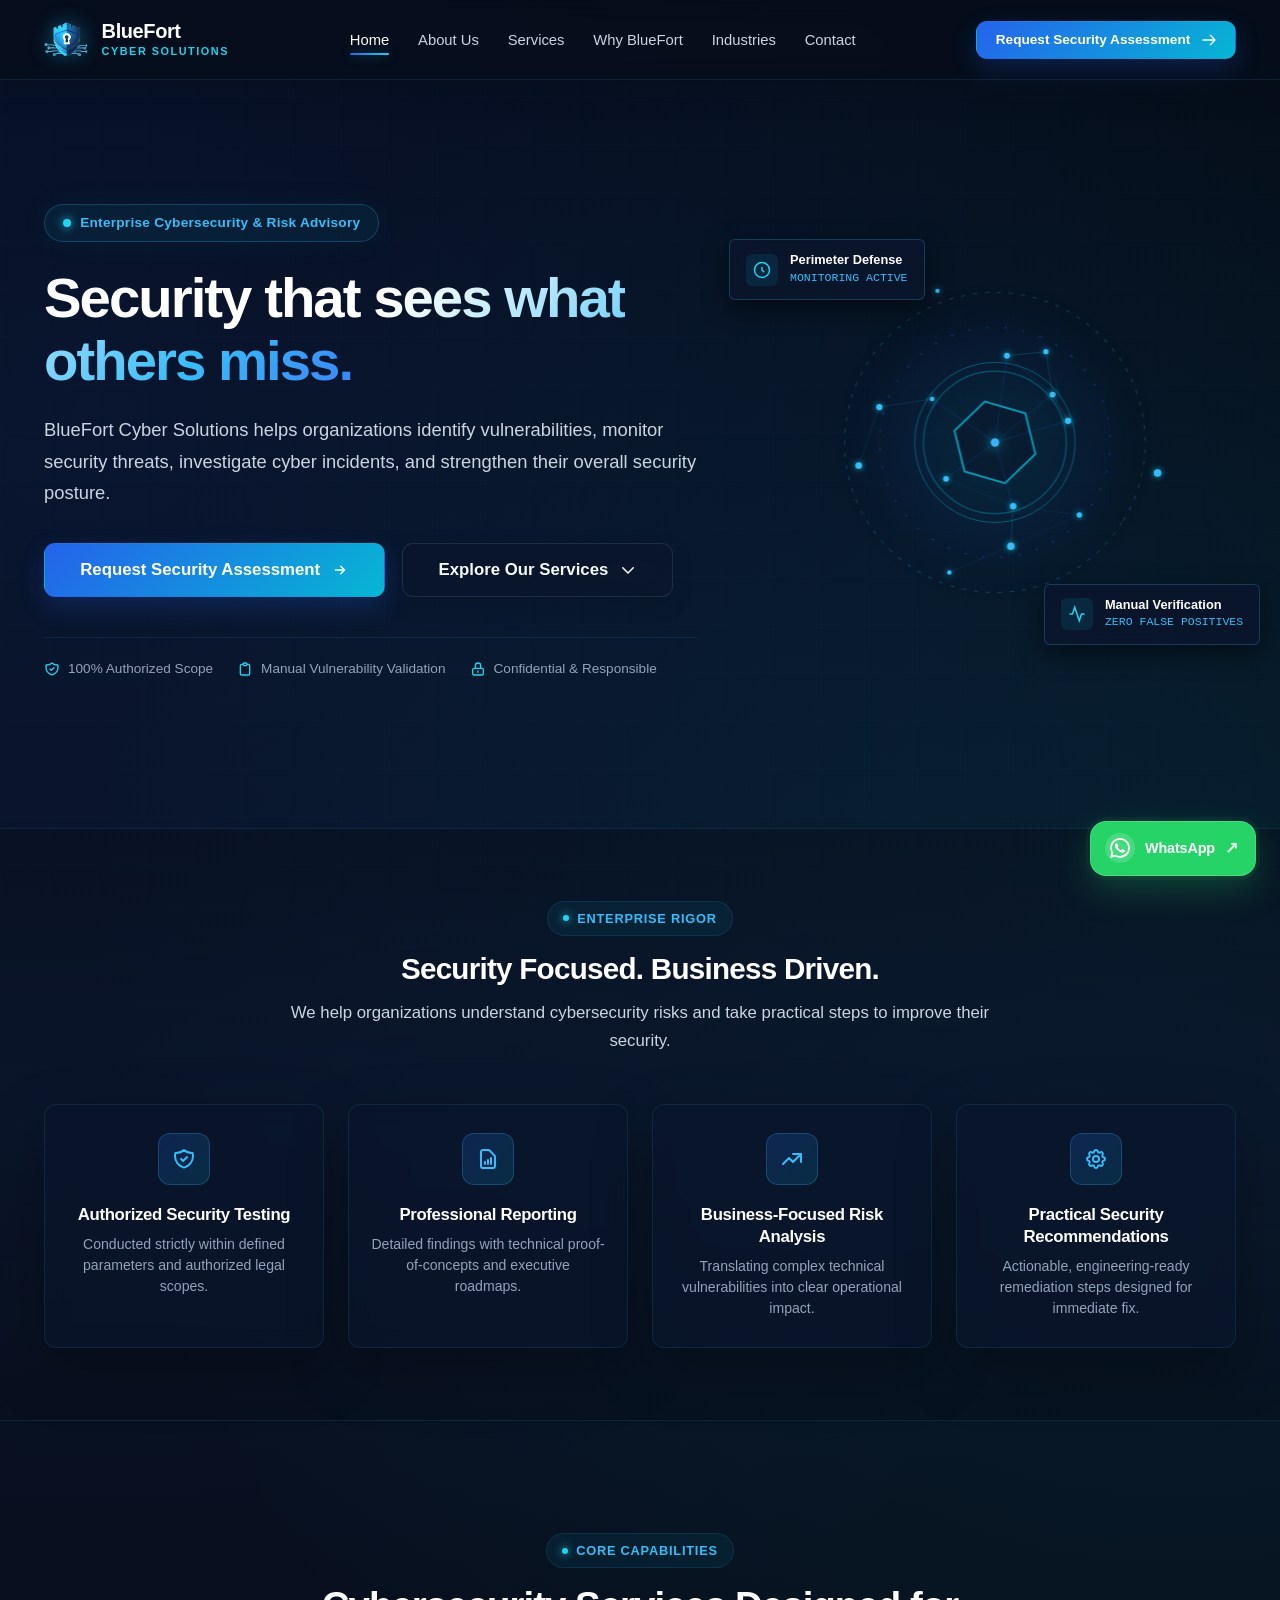
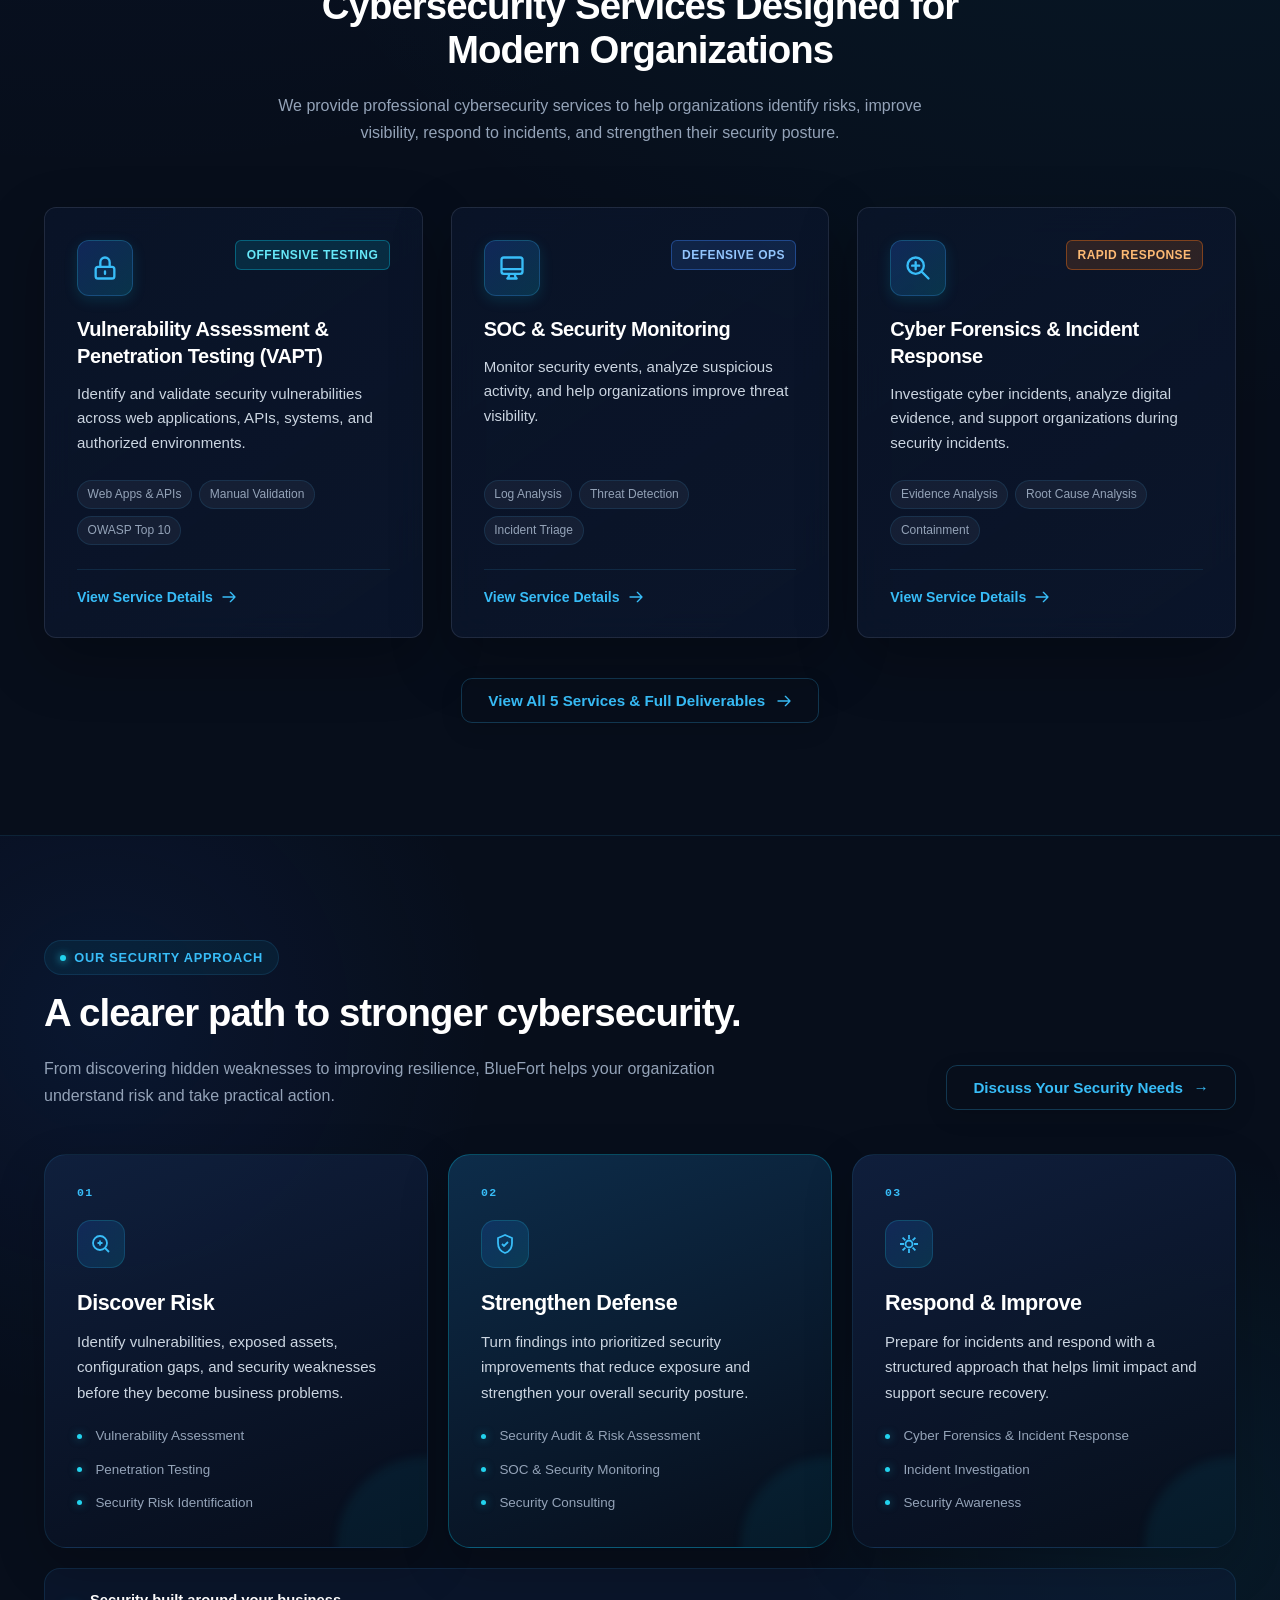
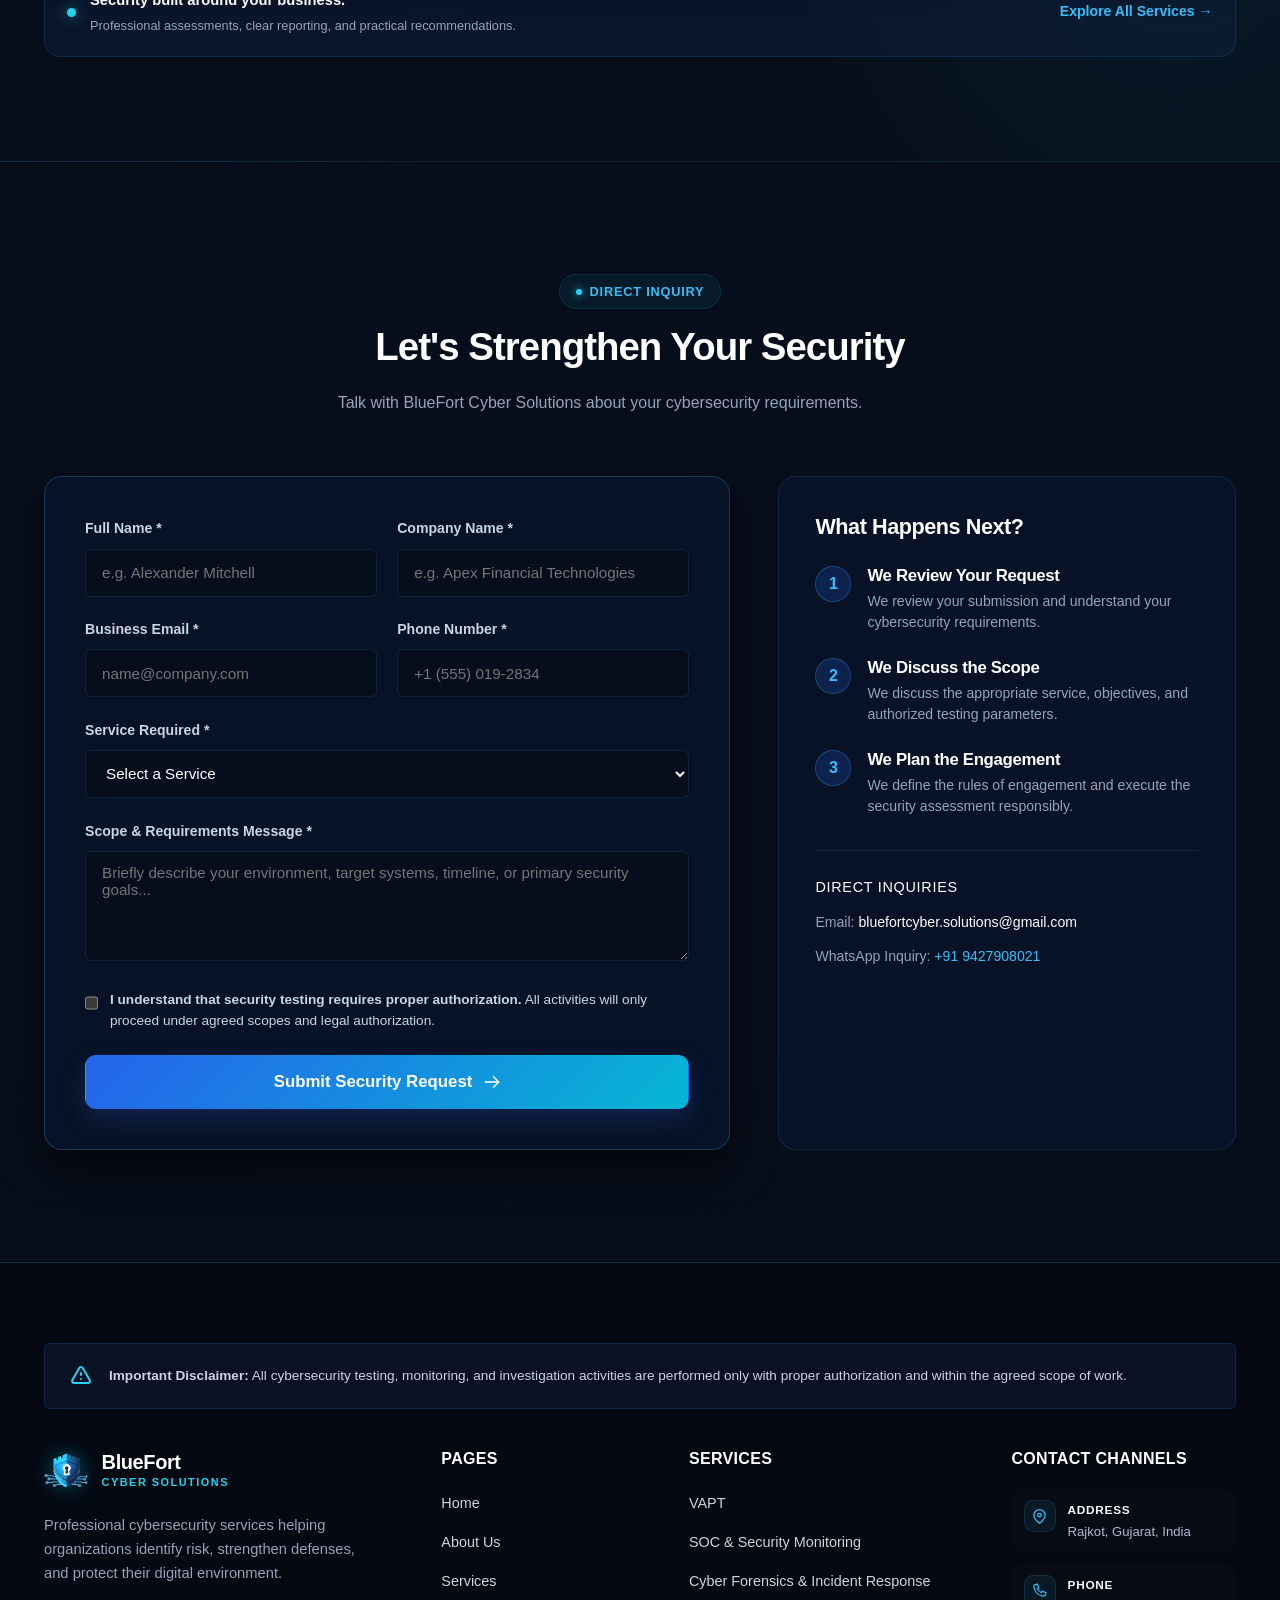
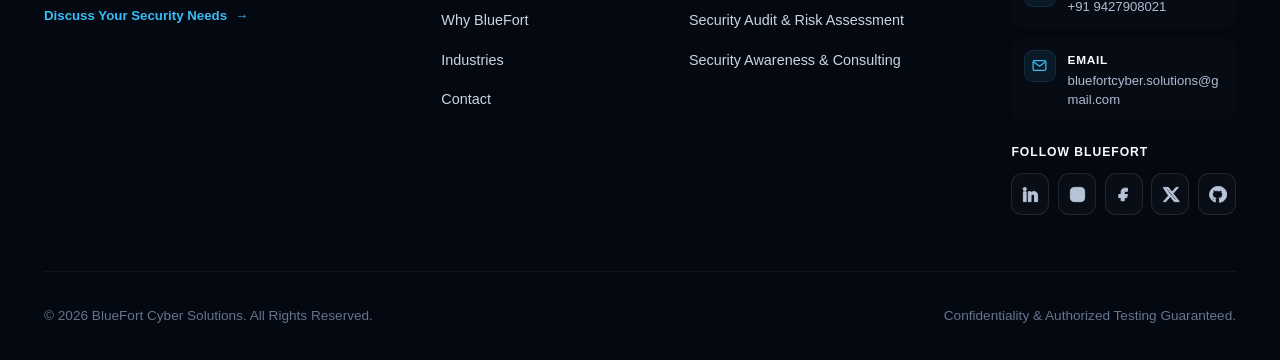
<file: index.html>
<!DOCTYPE html>
<html lang="en">
<head>
  <meta charset="UTF-8">
  <meta name="viewport" content="width=device-width, initial-scale=1.0">
  <meta http-equiv="Content-Security-Policy" content="default-src 'self'; base-uri 'self'; object-src 'none'; frame-ancestors 'none'; script-src 'self' 'unsafe-inline' https://fonts.googleapis.com; style-src 'self' 'unsafe-inline' https://fonts.googleapis.com; font-src 'self' https://fonts.gstatic.com; img-src 'self' data: https:; connect-src 'self'; form-action 'self'; upgrade-insecure-requests;">
  <title>BlueFort Cyber Solutions | Security that sees what others miss.</title>
  <meta name="description" content="BlueFort Cyber Solutions helps organizations identify vulnerabilities, monitor security threats, investigate cyber incidents, and strengthen their overall security posture.">
  <meta name="theme-color" content="#070e1b">
  <meta name="referrer" content="strict-origin-when-cross-origin">
  <meta http-equiv="Permissions-Policy" content="camera=(), microphone=(), geolocation=(), payment=()">

  

  <!-- Stylesheets -->
  <link rel="stylesheet" href="css/main.css">
  <link rel="stylesheet" href="css/components.css">
  <link rel="stylesheet" href="css/modals.css">

  <!-- Favicon -->
  <link rel="icon" type="image/png" href="assets/logo.png">
</head>
<body>

  <!-- Cyber Grid Subtle Background Effect -->
  <div class="cyber-grid-overlay" aria-hidden="true"></div>

  <!-- =========================================================================
       1. NAVIGATION BAR (MULTI-PAGE)
       ========================================================================= -->
  <header class="site-header" id="siteHeader">
    <div class="container header-container">
      <a href="index.html" class="brand-logo" aria-label="BlueFort Cyber Solutions Home">
        <img src="assets/logo.png" alt="BlueFort Cyber Solutions Shield" class="brand-logo-img">
        <div class="brand-text-wrapper">
          <span class="brand-title">BlueFort</span>
          <span class="brand-subtitle">Cyber Solutions</span>
        </div>
      </a>

      <!-- Desktop Nav Menu -->
      <nav aria-label="Main Navigation">
        <ul class="nav-menu" id="navMenu">
          <li><a href="index.html" class="nav-link">Home</a></li>
          <li><a href="about.html" class="nav-link">About Us</a></li>
          <li><a href="services.html" class="nav-link">Services</a></li>
          <li><a href="why-us.html" class="nav-link">Why BlueFort</a></li>
          <li><a href="industries.html" class="nav-link">Industries</a></li>
          <li><a href="contact.html" class="nav-link">Contact</a></li>
        </ul>
      </nav>

      <!-- Header Right CTA -->
      <div class="header-actions">
<a href="contact.html" class="btn btn-primary btn-sm">
          <span>Request Security Assessment</span>
          <svg width="16" height="16" viewBox="0 0 24 24" fill="none" stroke="currentColor" stroke-width="2">
            <path stroke-linecap="round" stroke-linejoin="round" d="M14 5l7 7m0 0l-7 7m7-7H3" />
          </svg>
        </a>

        <!-- Mobile Hamburger Button -->
        <button class="mobile-toggle" id="mobileToggle" aria-label="Toggle Navigation Menu" aria-expanded="false">
          <svg class="hamburger-icon" fill="none" stroke="currentColor" viewBox="0 0 24 24">
            <path stroke-linecap="round" stroke-linejoin="round" stroke-width="2" d="M4 6h16M4 12h16m-7 6h7" />
          </svg>
        </button>
      </div>
    </div>
  </header>

  <!-- =========================================================================
       2. HERO SECTION
       ========================================================================= -->
  <section class="hero-section" id="home">
    <div class="container">
      <div class="hero-grid">
        <!-- Hero Text Content -->
        <div class="hero-content">
          <div class="hero-badge">
            <span class="pulse-dot"></span>
            <span>Enterprise Cybersecurity & Risk Advisory</span>
          </div>

          <h1 class="hero-title">
            <span class="hero-title-gradient">Security that sees what others miss.</span>
          </h1>

          <p class="hero-subheadline">
            BlueFort Cyber Solutions helps organizations identify vulnerabilities, monitor security threats, investigate cyber incidents, and strengthen their overall security posture.
          </p>

          <div class="hero-cta-group">
            <a href="contact.html" class="btn btn-primary btn-lg">
              <span>Request Security Assessment</span>
              <svg width="18" height="18" viewBox="0 0 24 24" fill="none" stroke="currentColor" stroke-width="2">
                <path stroke-linecap="round" stroke-linejoin="round" d="M13 7l5 5m0 0l-5 5m5-5H6" />
              </svg>
            </a>
            <a href="services.html" class="btn btn-secondary btn-lg">
              <span>Explore Our Services</span>
              <svg width="18" height="18" viewBox="0 0 24 24" fill="none" stroke="currentColor" stroke-width="2">
                <path stroke-linecap="round" stroke-linejoin="round" d="M19 9l-7 7-7-7" />
              </svg>
            </a>
          </div>

          <div class="hero-reassurance-list">
            <div class="reassurance-item">
              <svg class="reassurance-icon" viewBox="0 0 24 24" fill="none" stroke="currentColor" stroke-width="2">
                <path stroke-linecap="round" stroke-linejoin="round" d="M9 12l2 2 4-4m5.618-4.016A11.955 11.955 0 0112 2.944a11.955 11.955 0 01-8.618 3.04A12.02 12.02 0 003 9c0 5.591 3.824 10.29 9 11.622 5.176-1.332 9-6.03 9-11.622 0-1.042-.133-2.052-.382-3.016z" />
              </svg>
              <span>100% Authorized Scope</span>
            </div>
            <div class="reassurance-item">
              <svg class="reassurance-icon" viewBox="0 0 24 24" fill="none" stroke="currentColor" stroke-width="2">
                <path stroke-linecap="round" stroke-linejoin="round" d="M9 5H7a2 2 0 00-2 2v12a2 2 0 002 2h10a2 2 0 002-2V7a2 2 0 00-2-2h-2M9 5a2 2 0 002 2h2a2 2 0 002-2M9 5a2 2 0 012-2h2a2 2 0 012 2" />
              </svg>
              <span>Manual Vulnerability Validation</span>
            </div>
            <div class="reassurance-item">
              <svg class="reassurance-icon" viewBox="0 0 24 24" fill="none" stroke="currentColor" stroke-width="2">
                <path stroke-linecap="round" stroke-linejoin="round" d="M12 15v2m-6 4h12a2 2 0 002-2v-6a2 2 0 00-2-2H6a2 2 0 00-2 2v6a2 2 0 002 2zm10-10V7a4 4 0 00-8 0v4h8z" />
              </svg>
              <span>Confidential & Responsible</span>
            </div>
          </div>
        </div>

        <!-- Hero Interactive Visual -->
        <div class="hero-visual-wrapper">
          <canvas id="cyberCanvas" class="cyber-canvas"></canvas>
          
          <!-- Live Telemetry Card 1 -->
          <div class="telemetry-card top-left">
            <div class="telemetry-icon-box">
              <svg width="18" height="18" viewBox="0 0 24 24" fill="none" stroke="currentColor" stroke-width="2">
                <circle cx="12" cy="12" r="10"></circle>
                <path d="M12 8v4l3 3"></path>
              </svg>
            </div>
            <div>
              <div class="telemetry-title">Perimeter Defense</div>
              <div class="telemetry-sub">MONITORING ACTIVE</div>
            </div>
          </div>

          <!-- Live Telemetry Card 2 -->
          <div class="telemetry-card bottom-right">
            <div class="telemetry-icon-box">
              <svg width="18" height="18" viewBox="0 0 24 24" fill="none" stroke="currentColor" stroke-width="2">
                <polyline points="22 12 18 12 15 21 9 3 6 12 2 12"></polyline>
              </svg>
            </div>
            <div>
              <div class="telemetry-title">Manual Verification</div>
              <div class="telemetry-sub">ZERO FALSE POSITIVES</div>
            </div>
          </div>
        </div>
      </div>
    </div>
  </section>

  <!-- =========================================================================
       3. TRUST SECTION
       ========================================================================= -->
  <section class="trust-section">
    <div class="container">
      <div class="trust-intro">
        <div class="section-tag">Enterprise Rigor</div>
        <h2 class="trust-title">Security Focused. Business Driven.</h2>
        <p class="trust-text">
          We help organizations understand cybersecurity risks and take practical steps to improve their security.
        </p>
      </div>

      <div class="trust-grid">
        <div class="trust-card">
          <div class="trust-icon-box">
            <svg width="24" height="24" viewBox="0 0 24 24" fill="none" stroke="currentColor" stroke-width="2">
              <path stroke-linecap="round" stroke-linejoin="round" d="M9 12l2 2 4-4m5.618-4.016A11.955 11.955 0 0112 2.944a11.955 11.955 0 01-8.618 3.04A12.02 12.02 0 003 9c0 5.591 3.824 10.29 9 11.622 5.176-1.332 9-6.03 9-11.622 0-1.042-.133-2.052-.382-3.016z" />
            </svg>
          </div>
          <h3 class="trust-card-title">Authorized Security Testing</h3>
          <p class="trust-card-desc">Conducted strictly within defined parameters and authorized legal scopes.</p>
        </div>

        <div class="trust-card">
          <div class="trust-icon-box">
            <svg width="24" height="24" viewBox="0 0 24 24" fill="none" stroke="currentColor" stroke-width="2">
              <path stroke-linecap="round" stroke-linejoin="round" d="M9 17v-2m3 2v-4m3 4v-6m2 10H7a2 2 0 01-2-2V5a2 2 0 012-2h5.586a1 1 0 01.707.293l5.414 5.414a1 1 0 01.293.707V19a2 2 0 01-2 2z" />
            </svg>
          </div>
          <h3 class="trust-card-title">Professional Reporting</h3>
          <p class="trust-card-desc">Detailed findings with technical proof-of-concepts and executive roadmaps.</p>
        </div>

        <div class="trust-card">
          <div class="trust-icon-box">
            <svg width="24" height="24" viewBox="0 0 24 24" fill="none" stroke="currentColor" stroke-width="2">
              <path stroke-linecap="round" stroke-linejoin="round" d="M13 7h8m0 0v8m0-8l-8 8-4-4-6 6" />
            </svg>
          </div>
          <h3 class="trust-card-title">Business-Focused Risk Analysis</h3>
          <p class="trust-card-desc">Translating complex technical vulnerabilities into clear operational impact.</p>
        </div>

        <div class="trust-card">
          <div class="trust-icon-box">
            <svg width="24" height="24" viewBox="0 0 24 24" fill="none" stroke="currentColor" stroke-width="2">
              <path stroke-linecap="round" stroke-linejoin="round" d="M10.325 4.317c.426-1.756 2.924-1.756 3.35 0a1.724 1.724 0 002.573 1.066c1.543-.94 3.31.826 2.37 2.37a1.724 1.724 0 001.065 2.572c1.756.426 1.756 2.924 0 3.35a1.724 1.724 0 00-1.066 2.573c.94 1.543-.826 3.31-2.37 2.37a1.724 1.724 0 00-2.572 1.065c-.426 1.756-2.924 1.756-3.35 0a1.724 1.724 0 00-2.573-1.066c-1.543.94-3.31-.826-2.37-2.37a1.724 1.724 0 00-1.065-2.572c-1.756-.426-1.756-2.924 0-3.35a1.724 1.724 0 001.066-2.573c-.94-1.543.826-3.31 2.37-2.37.996.608 2.296.07 2.572-1.065z" />
              <path stroke-linecap="round" stroke-linejoin="round" d="M15 12a3 3 0 11-6 0 3 3 0 016 0z" />
            </svg>
          </div>
          <h3 class="trust-card-title">Practical Security Recommendations</h3>
          <p class="trust-card-desc">Actionable, engineering-ready remediation steps designed for immediate fix.</p>
        </div>
      </div>
    </div>
  </section>

  <!-- =========================================================================
       4. SERVICES PREVIEW SECTION
       ========================================================================= -->
  <section class="section" id="services-preview">
    <div class="container">
      <div class="section-header">
        <div class="section-tag">Core Capabilities</div>
        <h2 class="section-title">Cybersecurity Services Designed for Modern Organizations</h2>
        <p class="section-subtitle">
          We provide professional cybersecurity services to help organizations identify risks, improve visibility, respond to incidents, and strengthen their security posture.
        </p>
      </div>

      <div class="services-grid">
        <!-- Service Card 1: VAPT -->
        <div class="glass-card service-card" data-service-key="vapt" role="button" tabindex="0">
          <div class="service-card-header">
            <div class="service-icon-box">
              <svg width="28" height="28" viewBox="0 0 24 24" fill="none" stroke="currentColor" stroke-width="2">
                <path stroke-linecap="round" stroke-linejoin="round" d="M12 15v2m-6 4h12a2 2 0 002-2v-6a2 2 0 00-2-2H6a2 2 0 00-2 2v6a2 2 0 002 2zm10-10V7a4 4 0 00-8 0v4h8z" />
              </svg>
            </div>
            <span class="badge badge-info">Offensive Testing</span>
          </div>
          <h3 class="service-card-title">Vulnerability Assessment & Penetration Testing (VAPT)</h3>
          <p class="service-card-desc">
            Identify and validate security vulnerabilities across web applications, APIs, systems, and authorized environments.
          </p>
          <div class="service-card-highlights">
            <span class="service-pill">Web Apps & APIs</span>
            <span class="service-pill">Manual Validation</span>
            <span class="service-pill">OWASP Top 10</span>
          </div>
          <div class="service-card-footer">
            <button class="learn-more-btn" type="button">
              <span>View Service Details</span>
              <svg width="16" height="16" viewBox="0 0 24 24" fill="none" stroke="currentColor" stroke-width="2">
                <path stroke-linecap="round" stroke-linejoin="round" d="M14 5l7 7m0 0l-7 7m7-7H3" />
              </svg>
            </button>
          </div>
        </div>

        <!-- Service Card 2: SOC -->
        <div class="glass-card service-card" data-service-key="soc" role="button" tabindex="0">
          <div class="service-card-header">
            <div class="service-icon-box">
              <svg width="28" height="28" viewBox="0 0 24 24" fill="none" stroke="currentColor" stroke-width="2">
                <path stroke-linecap="round" stroke-linejoin="round" d="M9.75 17L9 20l-1 1h8l-1-1-.75-3M3 13h18M5 17h14a2 2 0 002-2V5a2 2 0 00-2-2H5a2 2 0 00-2 2v10a2 2 0 002 2z" />
              </svg>
            </div>
            <span class="badge badge-low">Defensive Ops</span>
          </div>
          <h3 class="service-card-title">SOC & Security Monitoring</h3>
          <p class="service-card-desc">
            Monitor security events, analyze suspicious activity, and help organizations improve threat visibility.
          </p>
          <div class="service-card-highlights">
            <span class="service-pill">Log Analysis</span>
            <span class="service-pill">Threat Detection</span>
            <span class="service-pill">Incident Triage</span>
          </div>
          <div class="service-card-footer">
            <button class="learn-more-btn" type="button">
              <span>View Service Details</span>
              <svg width="16" height="16" viewBox="0 0 24 24" fill="none" stroke="currentColor" stroke-width="2">
                <path stroke-linecap="round" stroke-linejoin="round" d="M14 5l7 7m0 0l-7 7m7-7H3" />
              </svg>
            </button>
          </div>
        </div>

        <!-- Service Card 3: Forensics -->
        <div class="glass-card service-card" data-service-key="forensics" role="button" tabindex="0">
          <div class="service-card-header">
            <div class="service-icon-box">
              <svg width="28" height="28" viewBox="0 0 24 24" fill="none" stroke="currentColor" stroke-width="2">
                <path stroke-linecap="round" stroke-linejoin="round" d="M21 21l-6-6m2-5a7 7 0 11-14 0 7 7 0 0114 0zM10 7v3m0 0v3m0-3h3m-3 0H7" />
              </svg>
            </div>
            <span class="badge badge-high">Rapid Response</span>
          </div>
          <h3 class="service-card-title">Cyber Forensics & Incident Response</h3>
          <p class="service-card-desc">
            Investigate cyber incidents, analyze digital evidence, and support organizations during security incidents.
          </p>
          <div class="service-card-highlights">
            <span class="service-pill">Evidence Analysis</span>
            <span class="service-pill">Root Cause Analysis</span>
            <span class="service-pill">Containment</span>
          </div>
          <div class="service-card-footer">
            <button class="learn-more-btn" type="button">
              <span>View Service Details</span>
              <svg width="16" height="16" viewBox="0 0 24 24" fill="none" stroke="currentColor" stroke-width="2">
                <path stroke-linecap="round" stroke-linejoin="round" d="M14 5l7 7m0 0l-7 7m7-7H3" />
              </svg>
            </button>
          </div>
        </div>
      </div>

      <div style="text-align:center; margin-top:2.5rem;">
        <a href="services.html" class="btn btn-outline-cyan">
          <span>View All 5 Services & Full Deliverables</span>
          <svg width="16" height="16" viewBox="0 0 24 24" fill="none" stroke="currentColor" stroke-width="2">
            <path stroke-linecap="round" stroke-linejoin="round" d="M14 5l7 7m0 0l-7 7m7-7H3" />
          </svg>
        </a>
      </div>
    </div>
  </section>

  <!-- =========================================================================
       5. SECURITY APPROACH
       ========================================================================= -->
  <section class="security-approach-section">
    <div class="container">
      <div class="security-approach-header">
        <div>
          <div class="section-tag">Our Security Approach</div>
          <h2 class="section-title">A clearer path to stronger cybersecurity.</h2>
          <p class="section-subtitle">From discovering hidden weaknesses to improving resilience, BlueFort helps your organization understand risk and take practical action.</p>
        </div>
        <a href="contact.html" class="btn btn-outline-cyan approach-header-cta">Discuss Your Security Needs <span aria-hidden="true">→</span></a>
      </div>

      <div class="security-approach-grid">
        <article class="approach-card">
          <div class="approach-number">01</div>
          <div class="approach-icon" aria-hidden="true">
            <svg viewBox="0 0 24 24" fill="none" stroke="currentColor" stroke-width="1.8"><circle cx="11" cy="11" r="7"></circle><path d="m20 20-4-4"></path><path d="M8.5 11h5M11 8.5v5"></path></svg>
          </div>
          <h3>Discover Risk</h3>
          <p>Identify vulnerabilities, exposed assets, configuration gaps, and security weaknesses before they become business problems.</p>
          <ul>
            <li>Vulnerability Assessment</li>
            <li>Penetration Testing</li>
            <li>Security Risk Identification</li>
          </ul>
        </article>

        <article class="approach-card approach-card-featured">
          <div class="approach-number">02</div>
          <div class="approach-icon" aria-hidden="true">
            <svg viewBox="0 0 24 24" fill="none" stroke="currentColor" stroke-width="1.8"><path d="M12 3 5 6v5c0 4.8 2.9 8.5 7 10 4.1-1.5 7-5.2 7-10V6l-7-3Z"></path><path d="m9 12 2 2 4-4"></path></svg>
          </div>
          <h3>Strengthen Defense</h3>
          <p>Turn findings into prioritized security improvements that reduce exposure and strengthen your overall security posture.</p>
          <ul>
            <li>Security Audit & Risk Assessment</li>
            <li>SOC & Security Monitoring</li>
            <li>Security Consulting</li>
          </ul>
        </article>

        <article class="approach-card">
          <div class="approach-number">03</div>
          <div class="approach-icon" aria-hidden="true">
            <svg viewBox="0 0 24 24" fill="none" stroke="currentColor" stroke-width="1.8"><path d="M12 3v4"></path><path d="M5.6 5.6 8.4 8.4"></path><path d="M3 12h4"></path><path d="m5.6 18.4 2.8-2.8"></path><path d="M12 21v-4"></path><path d="m18.4 18.4-2.8-2.8"></path><path d="M21 12h-4"></path><path d="m18.4 5.6-2.8 2.8"></path><circle cx="12" cy="12" r="3.5"></circle></svg>
          </div>
          <h3>Respond & Improve</h3>
          <p>Prepare for incidents and respond with a structured approach that helps limit impact and support secure recovery.</p>
          <ul>
            <li>Cyber Forensics & Incident Response</li>
            <li>Incident Investigation</li>
            <li>Security Awareness</li>
          </ul>
        </article>
      </div>

      <div class="security-approach-bottom">
        <div class="approach-bottom-content">
          <span class="approach-status-dot"></span>
          <div>
            <strong>Security built around your business.</strong>
            <span>Professional assessments, clear reporting, and practical recommendations.</span>
          </div>
        </div>
        <a href="services.html" class="text-link">Explore All Services <span aria-hidden="true">→</span></a>
      </div>
    </div>
  </section>

  <!-- =========================================================================
       6. CONTACT SECTION (WHATSAPP DIRECT & SANITIZED)
       ========================================================================= -->
  <section class="section" id="contact">
    <div class="container">
      <div class="section-header">
        <div class="section-tag">Direct Inquiry</div>
        <h2 class="section-title">Let's Strengthen Your Security</h2>
        <p class="section-subtitle">
          Talk with BlueFort Cyber Solutions about your cybersecurity requirements.
        </p>
      </div>

      <div class="contact-grid">
        <!-- Contact Form -->
        <div class="contact-form-card">
          <form id="securityContactForm" novalidate autocomplete="off">
            <div class="form-row">
              <div class="form-group">
                <label for="fullName" class="form-label">Full Name *</label>
                <input type="text" id="fullName" class="form-input" placeholder="e.g. Alexander Mitchell" maxlength="50" required>
              </div>
              <div class="form-group">
                <label for="companyName" class="form-label">Company Name *</label>
                <input type="text" id="companyName" class="form-input" placeholder="e.g. Apex Financial Technologies" maxlength="80" required>
              </div>
            </div>

            <div class="form-row">
              <div class="form-group">
                <label for="businessEmail" class="form-label">Business Email *</label>
                <input type="email" id="businessEmail" class="form-input" placeholder="name@company.com" maxlength="80" required>
              </div>
              <div class="form-group">
                <label for="phoneNumber" class="form-label">Phone Number *</label>
                <input type="tel" id="phoneNumber" class="form-input" placeholder="+1 (555) 019-2834" maxlength="20" required>
              </div>
            </div>

            <div class="form-group">
              <label for="serviceRequired" class="form-label">Service Required *</label>
              <select id="serviceRequired" class="form-select" required>
                <option value="" disabled selected>Select a Service</option>
                <option value="VAPT">VAPT (Vulnerability Assessment & Penetration Testing)</option>
                <option value="SOC & Security Monitoring">SOC & Security Monitoring</option>
                <option value="Cyber Forensics & Incident Response">Cyber Forensics & Incident Response</option>
                <option value="Security Audit & Risk Assessment">Security Audit & Risk Assessment</option>
                <option value="Security Awareness & Consulting">Security Awareness & Consulting</option>
                <option value="Other">Other Cybersecurity Inquiries</option>
              </select>
            </div>

            <div class="form-group">
              <label for="message" class="form-label">Scope & Requirements Message *</label>
              <textarea id="message" class="form-textarea" placeholder="Briefly describe your environment, target systems, timeline, or primary security goals..." maxlength="1000" required></textarea>
            </div>

            <div class="form-group">
              <label class="form-checkbox-label">
                <input type="checkbox" id="authCheckbox" class="form-checkbox" required>
                <span class="checkbox-text">
                  <strong>I understand that security testing requires proper authorization.</strong> All activities will only proceed under agreed scopes and legal authorization.
                </span>
              </label>
            </div>

            <button type="submit" class="btn btn-primary btn-lg" id="submitContactBtn" style="width:100%;">
              <span>Submit Security Request</span>
              <svg width="18" height="18" viewBox="0 0 24 24" fill="none" stroke="currentColor" stroke-width="2">
                <path stroke-linecap="round" stroke-linejoin="round" d="M14 5l7 7m0 0l-7 7m7-7H3" />
              </svg>
            </button>
          </form>
        </div>

        <!-- What Happens Next Sidebar -->
        <div class="what-happens-card">
          <h3 class="what-happens-title">What Happens Next?</h3>

          <div class="next-steps-list">
            <div class="next-step-item">
              <div class="next-step-number">1</div>
              <div>
                <h4 class="next-step-heading">We Review Your Request</h4>
                <p class="next-step-desc">We review your submission and understand your cybersecurity requirements.</p>
              </div>
            </div>

            <div class="next-step-item">
              <div class="next-step-number">2</div>
              <div>
                <h4 class="next-step-heading">We Discuss the Scope</h4>
                <p class="next-step-desc">We discuss the appropriate service, objectives, and authorized testing parameters.</p>
              </div>
            </div>

            <div class="next-step-item">
              <div class="next-step-number">3</div>
              <div>
                <h4 class="next-step-heading">We Plan the Engagement</h4>
                <p class="next-step-desc">We define the rules of engagement and execute the security assessment responsibly.</p>
              </div>
            </div>
          </div>

          <div class="direct-contact-box">
            <div class="direct-contact-title">Direct Inquiries</div>
            <div class="direct-contact-channels">
              <div>
                <span style="color:var(--text-muted);">Email:</span>
                <span style="color:var(--text-white);"> bluefortcyber.solutions@gmail.com</span>
              </div>
              <div>
                <span style="color:var(--text-muted);">WhatsApp Inquiry:</span>
                <a href="https://wa.me/919427908021?text=Hello%20BlueFort%20Cyber%20Solutions%2C%20I%20would%20like%20to%20discuss%20a%20cybersecurity%20requirement." target="_blank" rel="noopener noreferrer" style="color:var(--cyan-300);">+91 9427908021</a>
              </div>
            </div>
          </div>
        </div>
      </div>
    </div>
  </section>

  <!-- =========================================================================
       7. FOOTER
       ========================================================================= -->
  <!-- ==================================================================
       FLOATING WHATSAPP CTA — DIRECT CLIENT INQUIRIES
       ================================================================== -->
  <a class="floating-whatsapp" href="https://wa.me/919824898491?text=Hello%20BlueFort%20Cyber%20Solutions%2C%20I%20would%20like%20to%20discuss%20a%20cybersecurity%20requirement." target="_blank" rel="noopener noreferrer" aria-label="Chat with BlueFort Cyber Solutions on WhatsApp" title="Chat on WhatsApp">
    <span class="whatsapp-icon" aria-hidden="true"><svg viewBox="0 0 24 24"><path d="M20.5 3.5A11.8 11.8 0 0 0 12.08 0C5.55 0 .23 5.31.23 11.85c0 2.09.55 4.13 1.59 5.93L.13 24l6.37-1.67a11.8 11.8 0 0 0 5.58 1.42h.01c6.53 0 11.85-5.31 11.85-11.85 0-3.16-1.23-6.13-3.44-8.4Zm-8.42 18.18h-.01a9.82 9.82 0 0 1-5-1.37l-.36-.21-3.78.99 1.01-3.68-.23-.38a9.83 9.83 0 1 1 8.37 4.65Zm5.4-7.36c-.3-.15-1.77-.87-2.04-.97-.27-.1-.47-.15-.67.15-.2.3-.77.97-.95 1.17-.17.2-.35.22-.65.07-.3-.15-1.27-.47-2.42-1.5-.9-.8-1.5-1.79-1.68-2.09-.17-.3-.02-.46.13-.61.14-.14.3-.35.45-.52.15-.17.2-.3.3-.5.1-.2.05-.37-.02-.52-.07-.15-.67-1.62-.92-2.22-.24-.58-.49-.5-.67-.51h-.57c-.2 0-.52.07-.8.37-.27.3-1.05 1.02-1.05 2.5s1.07 2.9 1.22 3.1c.15.2 2.1 3.2 5.09 4.49.71.31 1.26.5 1.69.64.71.23 1.36.2 1.87.12.57-.09 1.77-.72 2.02-1.42.25-.7.25-1.3.17-1.42-.07-.12-.27-.2-.57-.35Z"/></svg></span>
    <span class="whatsapp-label">WhatsApp</span>
    <span class="whatsapp-arrow" aria-hidden="true">↗</span>
  </a>
<footer class="site-footer">
    <div class="container">
      <div class="footer-disclaimer-box">
        <svg class="disclaimer-icon" viewBox="0 0 24 24" fill="none" stroke="currentColor" stroke-width="2">
          <path stroke-linecap="round" stroke-linejoin="round" d="M12 9v2m0 4h.01m-6.938 4h13.856c1.54 0 2.502-1.667 1.732-3L13.732 4c-.77-1.333-2.694-1.333-3.464 0L3.34 16c-.77 1.333.192 3 1.732 3z" />
        </svg>
        <div class="disclaimer-text">
          <strong>Important Disclaimer:</strong> All cybersecurity testing, monitoring, and investigation activities are performed only with proper authorization and within the agreed scope of work.
        </div>
      </div>

      <!-- ==================================================================
           FOOTER — COMPANY, NAVIGATION, SERVICES & CONTACT CHANNELS
           ================================================================== -->
      <div class="footer-grid">
        <!-- FOOTER SECTION 1: BRAND -->
        <div class="footer-brand-column">
          <a href="index.html" class="brand-logo footer-brand-logo" aria-label="BlueFort Cyber Solutions Home">
            <img src="assets/logo.png" alt="BlueFort Cyber Solutions" class="brand-logo-img">
            <div class="brand-text-wrapper">
              <span class="brand-title">BlueFort</span>
              <span class="brand-subtitle">Cyber Solutions</span>
            </div>
          </a>
          <p class="footer-brand-desc">
            Professional cybersecurity services helping organizations identify risk, strengthen defenses, and protect their digital environment.
          </p>
          <a class="footer-cta-link" href="contact.html">Discuss Your Security Needs <span aria-hidden="true">→</span></a>
        </div>

        <!-- FOOTER SECTION 2: PAGES -->
        <div class="footer-column">
          <h4 class="footer-column-title">Pages</h4>
          <ul class="footer-links">
            <li><a href="index.html" class="footer-link">Home</a></li>
            <li><a href="about.html" class="footer-link">About Us</a></li>
            <li><a href="services.html" class="footer-link">Services</a></li>
            <li><a href="why-us.html" class="footer-link">Why BlueFort</a></li>
            <li><a href="industries.html" class="footer-link">Industries</a></li>
            <li><a href="contact.html" class="footer-link">Contact</a></li>
          </ul>
        </div>

        <!-- FOOTER SECTION 3: SERVICES -->
        <div class="footer-column">
          <h4 class="footer-column-title">Services</h4>
          <ul class="footer-links">
            <li><a href="services.html#vapt" class="footer-link">VAPT</a></li>
            <li><a href="services.html#soc" class="footer-link">SOC &amp; Security Monitoring</a></li>
            <li><a href="services.html#forensics" class="footer-link">Cyber Forensics &amp; Incident Response</a></li>
            <li><a href="services.html#audit" class="footer-link">Security Audit &amp; Risk Assessment</a></li>
            <li><a href="services.html#awareness" class="footer-link">Security Awareness &amp; Consulting</a></li>
          </ul>
        </div>

        <!-- FOOTER SECTION 4: CONTACT CHANNELS -->
        <div class="footer-column footer-contact-column">
          <h4 class="footer-column-title">Contact Channels</h4>
          <div class="footer-contact-list">
            <a class="footer-contact-item" href="https://www.google.com/maps/search/?api=1&query=Rajkot%2C%20Gujarat%2C%20India" target="_blank" rel="noopener noreferrer" aria-label="BlueFort location in Rajkot, Gujarat, India">
              <span class="footer-contact-icon" aria-hidden="true">
                <svg viewBox="0 0 24 24" fill="none" stroke="currentColor" stroke-width="1.8"><path d="M20 10.2c0 5.2-8 11.3-8 11.3S4 15.4 4 10.2a8 8 0 1 1 16 0Z"/><circle cx="12" cy="10" r="2.5"/></svg>
              </span>
              <span><strong>Address</strong><span>Rajkot, Gujarat, India</span></span>
            </a>
            <a class="footer-contact-item" href="tel:+919824898491" aria-label="Call BlueFort Cyber Solutions at +91 9427908021">
              <span class="footer-contact-icon" aria-hidden="true">
                <svg viewBox="0 0 24 24" fill="none" stroke="currentColor" stroke-width="1.8"><path d="M6.6 3.5 9 3l2 5-2 1.5a14 14 0 0 0 5.5 5.5L16 13l5 2-.5 2.4A3 3 0 0 1 17.6 20C10.1 19.2 4.8 13.9 4 6.4A3 3 0 0 1 6.6 3.5Z"/></svg>
              </span>
              <span><strong>Phone</strong><span>+91 9427908021</span></span>
            </a>
            <a class="footer-contact-item" href="mailto:bluefortcyber.solutions@gmail.com" aria-label="Email BlueFort Cyber Solutions">
              <span class="footer-contact-icon" aria-hidden="true">
                <svg viewBox="0 0 24 24" fill="none" stroke="currentColor" stroke-width="1.8"><rect x="3" y="5" width="18" height="14" rx="2"/><path d="m4 7 8 6 8-6"/></svg>
              </span>
              <span><strong>Email</strong><span>bluefortcyber.solutions@gmail.com</span></span>
            </a>
          </div>

          <!-- ==================================================================
               🔧 EDIT SOCIAL LINKS HERE
               Change ONLY the href values below when your final profiles are ready.
               ================================================================== -->
          <div class="footer-social-wrap">
            <span class="footer-social-label">Follow BlueFort</span>
            <div class="footer-social-links" aria-label="BlueFort Cyber Solutions social media links">
              <a class="footer-social-link" href="https://www.linkedin.com/company/bluefort-cyber/" target="_blank" rel="noopener noreferrer" aria-label="LinkedIn" title="EDIT: LinkedIn URL">
                <svg viewBox="0 0 24 24" aria-hidden="true"><path d="M6.5 8.5H3V21h3.5V8.5ZM4.75 3A2.05 2.05 0 1 0 4.75 7.1 2.05 2.05 0 0 0 4.75 3ZM21 13.85c0-3.76-2-5.51-4.67-5.51-2.15 0-3.11 1.18-3.65 2v-1.84H9.18V21h3.5v-6.19c0-1.63.31-3.2 2.33-3.2 1.99 0 2.02 1.85 2.02 3.31V21H21v-7.15Z"/></svg>
              </a>
              <a class="footer-social-link" href="https://www.instagram.com/" target="_blank" rel="noopener noreferrer" aria-label="Instagram" title="EDIT: Instagram URL">
                <svg viewBox="0 0 24 24" aria-hidden="true"><rect x="3" y="3" width="18" height="18" rx="5"/><circle cx="12" cy="12" r="4"/><circle cx="17.5" cy="6.5" r="1" fill="currentColor" stroke="none"/></svg>
              </a>
              <a class="footer-social-link" href="https://www.facebook.com/" target="_blank" rel="noopener noreferrer" aria-label="Facebook" title="EDIT: Facebook URL">
                <svg viewBox="0 0 24 24" aria-hidden="true"><path d="M14 8h3V4h-3c-3.31 0-5 1.69-5 5v3H6v4h3v4h4v-4h3l1-4h-4V9c0-.66.34-1 1-1Z"/></svg>
              </a>
              <a class="footer-social-link" href="https://x.com/" target="_blank" rel="noopener noreferrer" aria-label="X" title="EDIT: X URL">
                <svg viewBox="0 0 24 24" aria-hidden="true"><path d="M18.9 3H22l-6.77 7.74L23.2 21h-6.4l-5.01-6.55L6.06 21H3l6.62-7.57L2.8 3h6.56l4.53 5.99L18.9 3Zm-1.13 16h1.77L8.3 4.9H6.4L17.77 19Z"/></svg>
              </a>
              <a class="footer-social-link" href="https://github.com/" target="_blank" rel="noopener noreferrer" aria-label="GitHub" title="EDIT: GitHub URL">
                <svg viewBox="0 0 24 24" aria-hidden="true"><path d="M12 2a10 10 0 0 0-3.16 19.49c.5.09.68-.22.68-.48v-1.69c-2.78.6-3.37-1.18-3.37-1.18-.45-1.15-1.11-1.46-1.11-1.46-.91-.62.07-.61.07-.61 1 .07 1.53 1.03 1.53 1.03.89 1.53 2.34 1.09 2.91.83.09-.65.35-1.09.63-1.34-2.22-.25-4.56-1.11-4.56-4.94 0-1.09.39-1.98 1.03-2.68-.1-.25-.45-1.27.1-2.65 0 0 .84-.27 2.75 1.02A9.55 9.55 0 0 1 12 7.2c.85 0 1.7.12 2.5.34 1.91-1.29 2.75-1.02 2.75-1.02.55 1.38.2 2.4.1 2.65.64.7 1.03 1.59 1.03 2.68 0 3.84-2.34 4.69-4.57 4.94.36.31.68.92.68 1.85v2.75c0 .27.18.58.69.48A10 10 0 0 0 12 2Z"/></svg>
              </a>
            </div>
          </div>
        </div>
      </div>

      <!-- FOOTER SECTION 5: COPYRIGHT -->
      <div class="footer-bottom">
        <div>&copy; 2026 BlueFort Cyber Solutions. All Rights Reserved.</div>
        <div class="footer-legal">Confidentiality &amp; Authorized Testing Guaranteed.</div>
      </div>
    </div>
  </footer>

  <!-- =========================================================================
       8. ACCESSIBLE SERVICE DETAIL POPUP / MODAL
       ========================================================================= -->
  <div class="modal-overlay" id="serviceModalOverlay" role="dialog" aria-modal="true" aria-labelledby="modalServiceTitle" aria-hidden="true">
    <div class="modal-dialog" id="serviceModalDialog">
      <div class="modal-header">
        <div class="modal-title-group">
          <span class="modal-badge" id="modalServiceBadge">Service Category</span>
          <h3 class="modal-title" id="modalServiceTitle">Service Name</h3>
        </div>
        <button class="modal-close-btn" id="modalCloseBtn" aria-label="Close details popup">
          <svg width="18" height="18" viewBox="0 0 24 24" fill="none" stroke="currentColor" stroke-width="2.5">
            <line x1="18" y1="6" x2="6" y2="18"></line>
            <line x1="6" y1="6" x2="18" y2="18"></line>
          </svg>
        </button>
      </div>

      <div class="modal-body" id="modalServiceBody"></div>

      <div class="modal-footer">
        <div class="modal-footer-note">
          All engagements operate strictly within authorized written scope.
        </div>
        <button class="btn btn-primary" id="modalCtaBtn" type="button">
          <span>Request This Service</span>
          <svg width="16" height="16" viewBox="0 0 24 24" fill="none" stroke="currentColor" stroke-width="2">
            <path stroke-linecap="round" stroke-linejoin="round" d="M14 5l7 7m0 0l-7 7m7-7H3" />
          </svg>
        </button>
      </div>
    </div>
  </div>

  <!-- Scripts -->
  <script src="js/cyber-visual.js"></script>
  <script src="js/modals.js"></script>
  <script src="js/assessment-tool.js"></script>
  <script src="js/app.js"></script>
</body>
</html>
</file>
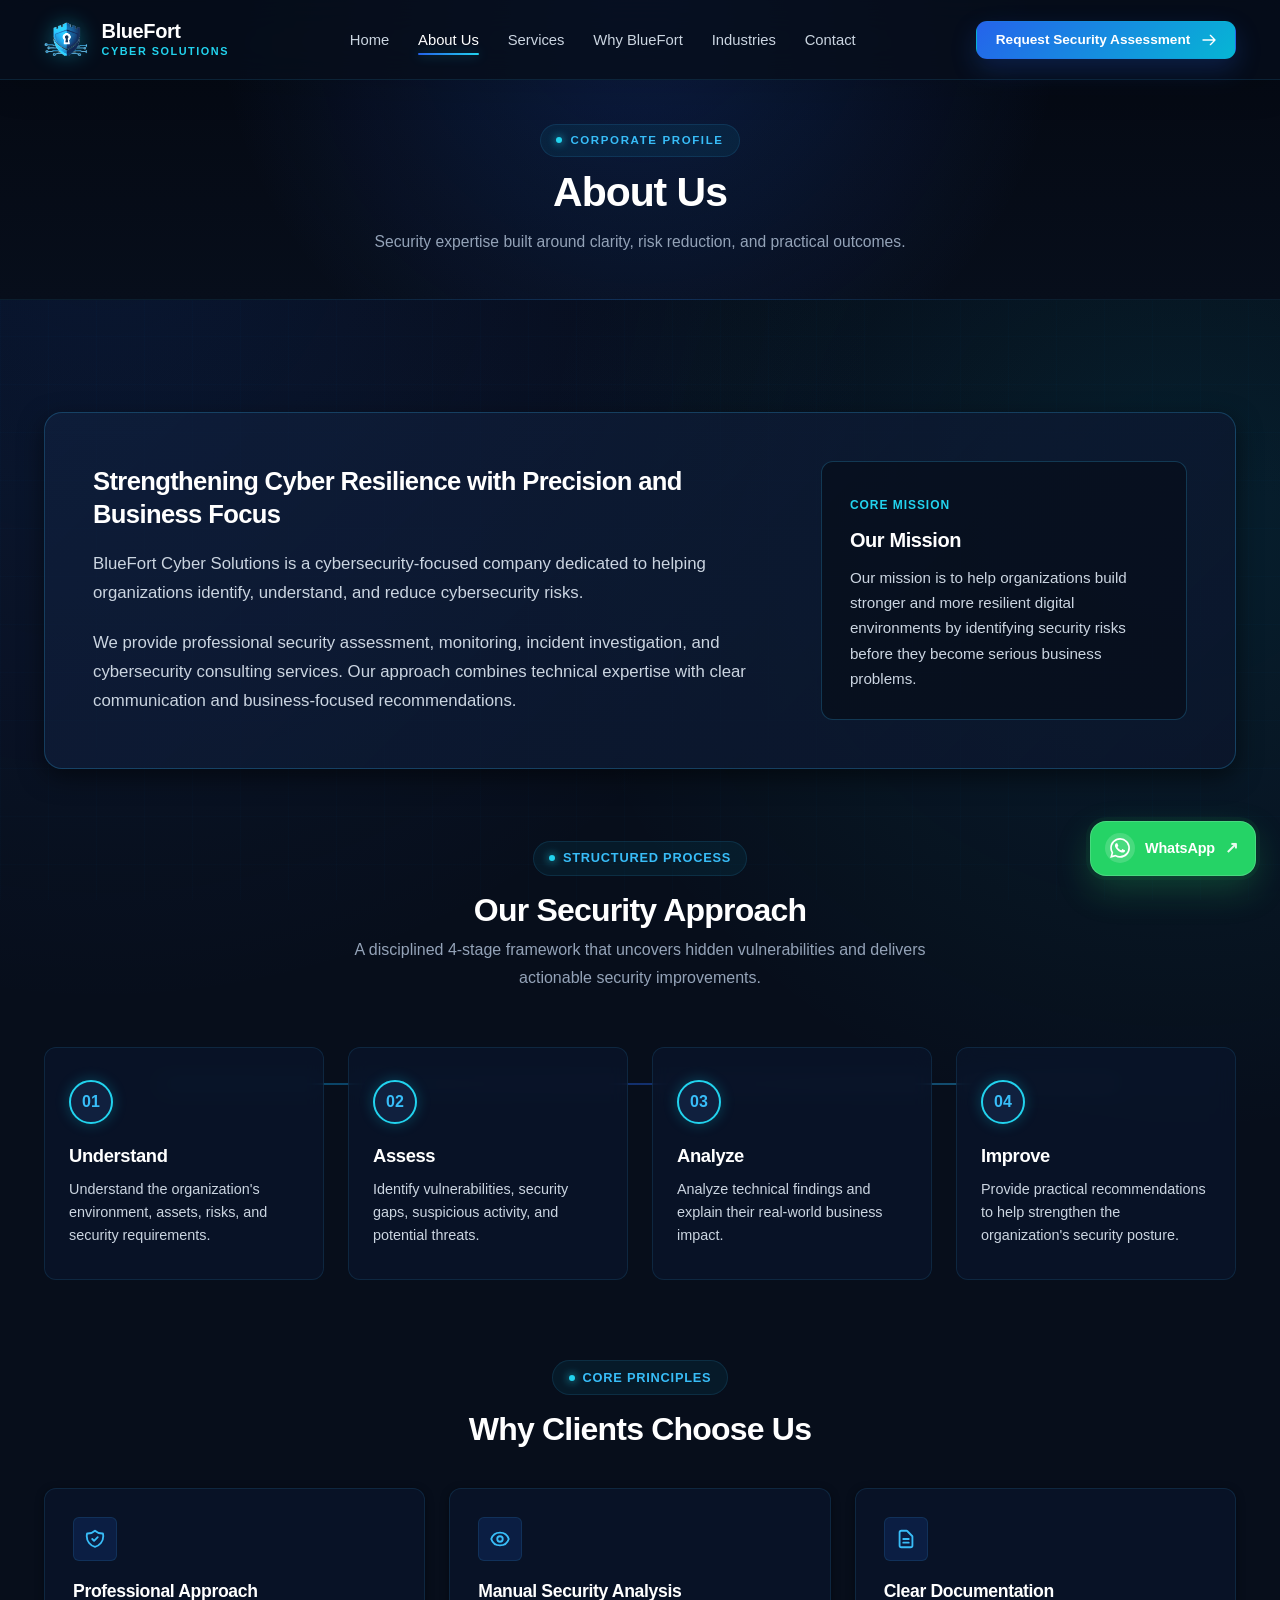
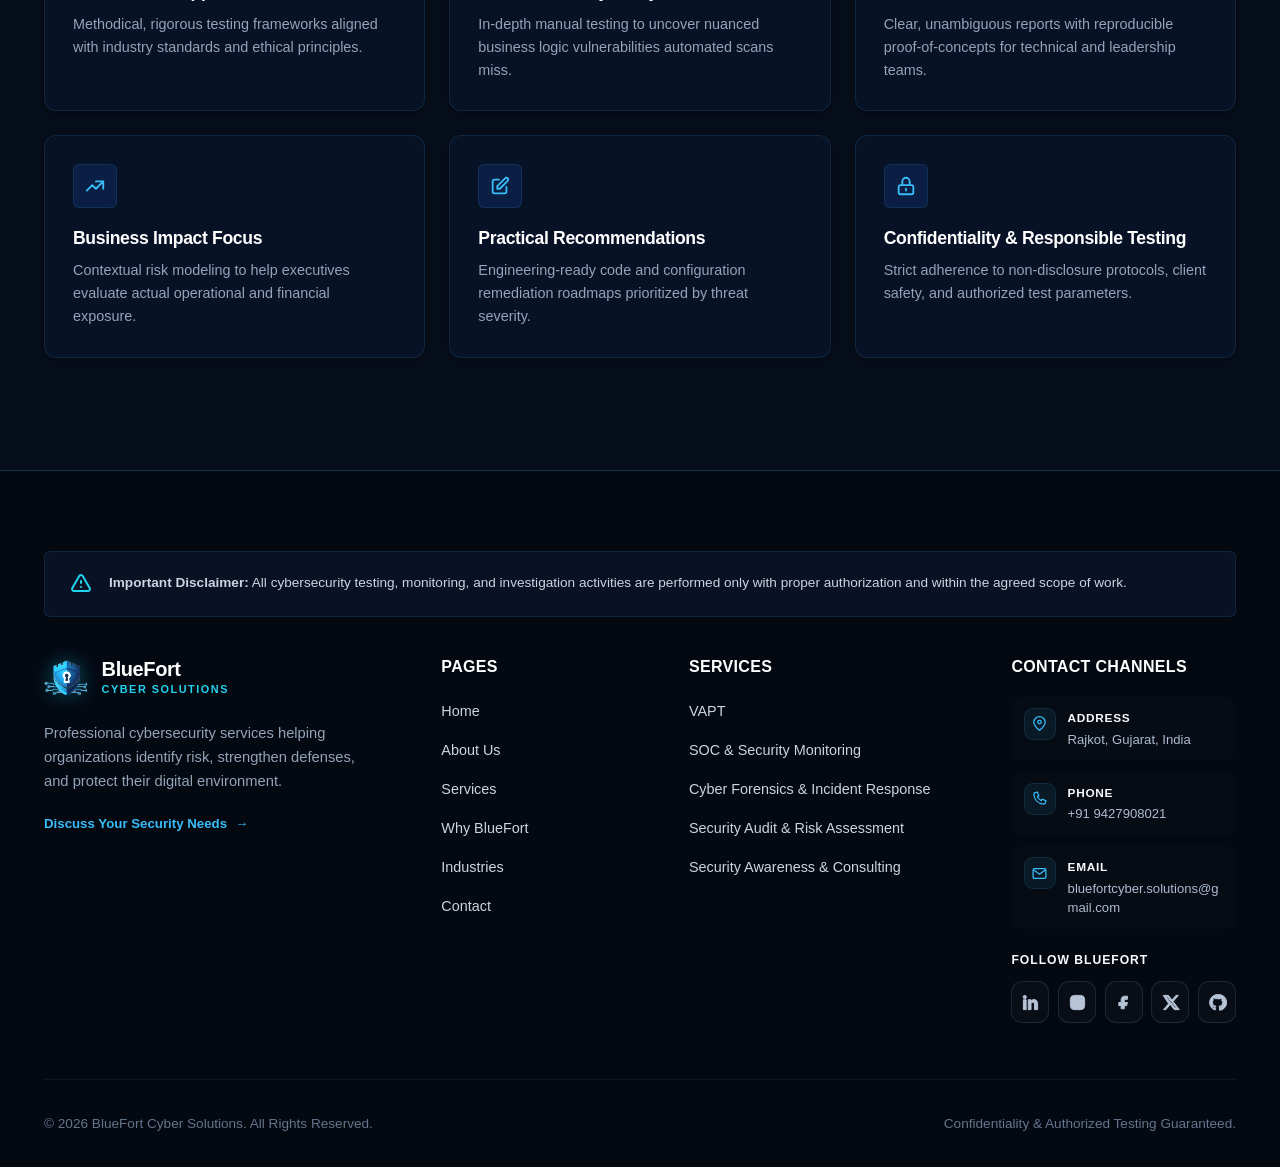
<file: about.html>
<!DOCTYPE html>
<html lang="en">
<head>
  <meta charset="UTF-8">
  <meta name="viewport" content="width=device-width, initial-scale=1.0">
  <meta http-equiv="Content-Security-Policy" content="default-src 'self'; base-uri 'self'; object-src 'none'; frame-ancestors 'none'; script-src 'self' 'unsafe-inline' https://fonts.googleapis.com; style-src 'self' 'unsafe-inline' https://fonts.googleapis.com; font-src 'self' https://fonts.gstatic.com; img-src 'self' data: https:; connect-src 'self'; form-action 'self'; upgrade-insecure-requests;">
  <title>About Us | BlueFort Cyber Solutions</title>
  <meta name="description" content="Learn about BlueFort Cyber Solutions, our mission, 4-step security approach, and commitment to proactive B2B cybersecurity.">
  <meta name="theme-color" content="#070e1b">
  <meta name="referrer" content="strict-origin-when-cross-origin">
  <meta http-equiv="Permissions-Policy" content="camera=(), microphone=(), geolocation=(), payment=()">

  

  <!-- Stylesheets -->
  <link rel="stylesheet" href="css/main.css">
  <link rel="stylesheet" href="css/components.css">
  <link rel="stylesheet" href="css/modals.css">

  <!-- Favicon -->
  <link rel="icon" type="image/png" href="assets/logo.png">
</head>
<body>

  <div class="cyber-grid-overlay" aria-hidden="true"></div>

  <!-- Header -->
  <header class="site-header" id="siteHeader">
    <div class="container header-container">
      <a href="index.html" class="brand-logo" aria-label="BlueFort Cyber Solutions Home">
        <img src="assets/logo.png" alt="BlueFort Cyber Solutions Shield" class="brand-logo-img">
        <div class="brand-text-wrapper">
          <span class="brand-title">BlueFort</span>
          <span class="brand-subtitle">Cyber Solutions</span>
        </div>
      </a>

      <nav aria-label="Main Navigation">
        <ul class="nav-menu" id="navMenu">
          <li><a href="index.html" class="nav-link">Home</a></li>
          <li><a href="about.html" class="nav-link">About Us</a></li>
          <li><a href="services.html" class="nav-link">Services</a></li>
          <li><a href="why-us.html" class="nav-link">Why BlueFort</a></li>
          <li><a href="industries.html" class="nav-link">Industries</a></li>
          <li><a href="contact.html" class="nav-link">Contact</a></li>
        </ul>
      </nav>

      <div class="header-actions">
<a href="contact.html" class="btn btn-primary btn-sm">
          <span>Request Security Assessment</span>
          <svg width="16" height="16" viewBox="0 0 24 24" fill="none" stroke="currentColor" stroke-width="2">
            <path stroke-linecap="round" stroke-linejoin="round" d="M14 5l7 7m0 0l-7 7m7-7H3" />
          </svg>
        </a>

        <button class="mobile-toggle" id="mobileToggle" aria-label="Toggle Navigation Menu" aria-expanded="false">
          <svg class="hamburger-icon" fill="none" stroke="currentColor" viewBox="0 0 24 24">
            <path stroke-linecap="round" stroke-linejoin="round" stroke-width="2" d="M4 6h16M4 12h16m-7 6h7" />
          </svg>
        </button>
      </div>
    </div>
  </header>

  <!-- Page Banner -->
  <section class="page-hero">
    <div class="container page-hero-content">
      <div class="section-tag">Corporate Profile</div>
      <h1 class="page-hero-title">About Us</h1>
      <p class="page-hero-subtitle">Security expertise built around clarity, risk reduction, and practical outcomes.</p>
    </div>
  </section>

  <!-- Main Content -->
  <section class="section">
    <div class="container">
      <div class="about-hero-box">
        <div class="about-hero-grid">
          <div>
            <h2 style="font-size:1.6rem; color:#ffffff; margin-bottom:1.1rem; line-height:1.3;">
              Strengthening Cyber Resilience with Precision and Business Focus
            </h2>
            <p style="font-size:1.05rem; line-height:1.75; margin-bottom:1.25rem;">
              BlueFort Cyber Solutions is a cybersecurity-focused company dedicated to helping organizations identify, understand, and reduce cybersecurity risks.
            </p>
            <p style="font-size:1.05rem; line-height:1.75;">
              We provide professional security assessment, monitoring, incident investigation, and cybersecurity consulting services. Our approach combines technical expertise with clear communication and business-focused recommendations.
            </p>
          </div>

          <div class="mission-box">
            <span class="mission-tag">Core Mission</span>
            <h3 class="mission-title">Our Mission</h3>
            <p class="mission-text">
              Our mission is to help organizations build stronger and more resilient digital environments by identifying security risks before they become serious business problems.
            </p>
          </div>
        </div>
      </div>

      <!-- 4-Step Approach Timeline -->
      <div style="text-align:center; margin-top:4.5rem;">
        <div class="section-tag">Structured Process</div>
        <h2 style="font-size:2rem; color:#ffffff;">Our Security Approach</h2>
        <p style="color:var(--text-muted); max-width:640px; margin:0.5rem auto 0 auto;">
          A disciplined 4-stage framework that uncovers hidden vulnerabilities and delivers actionable security improvements.
        </p>
      </div>

      <div class="approach-timeline">
        <div class="approach-step">
          <div class="step-num-badge">01</div>
          <h3 class="approach-step-title">Understand</h3>
          <p class="approach-step-desc">
            Understand the organization's environment, assets, risks, and security requirements.
          </p>
        </div>

        <div class="approach-step">
          <div class="step-num-badge">02</div>
          <h3 class="approach-step-title">Assess</h3>
          <p class="approach-step-desc">
            Identify vulnerabilities, security gaps, suspicious activity, and potential threats.
          </p>
        </div>

        <div class="approach-step">
          <div class="step-num-badge">03</div>
          <h3 class="approach-step-title">Analyze</h3>
          <p class="approach-step-desc">
            Analyze technical findings and explain their real-world business impact.
          </p>
        </div>

        <div class="approach-step">
          <div class="step-num-badge">04</div>
          <h3 class="approach-step-title">Improve</h3>
          <p class="approach-step-desc">
            Provide practical recommendations to help strengthen the organization's security posture.
          </p>
        </div>
      </div>

      <!-- Why Clients Choose Us 6 Cards -->
      <div style="text-align:center; margin: 5rem 0 2.5rem 0;">
        <div class="section-tag">Core Principles</div>
        <h2 style="font-size:2rem; color:#ffffff;">Why Clients Choose Us</h2>
      </div>

      <div class="choose-us-grid">
        <div class="glass-card choose-card">
          <div class="choose-icon-box">
            <svg width="22" height="22" viewBox="0 0 24 24" fill="none" stroke="currentColor" stroke-width="2">
              <path stroke-linecap="round" stroke-linejoin="round" d="M9 12l2 2 4-4m5.618-4.016A11.955 11.955 0 0112 2.944a11.955 11.955 0 01-8.618 3.04A12.02 12.02 0 003 9c0 5.591 3.824 10.29 9 11.622 5.176-1.332 9-6.03 9-11.622 0-1.042-.133-2.052-.382-3.016z" />
            </svg>
          </div>
          <h3 class="choose-title">Professional Approach</h3>
          <p class="choose-desc">Methodical, rigorous testing frameworks aligned with industry standards and ethical principles.</p>
        </div>

        <div class="glass-card choose-card">
          <div class="choose-icon-box">
            <svg width="22" height="22" viewBox="0 0 24 24" fill="none" stroke="currentColor" stroke-width="2">
              <path stroke-linecap="round" stroke-linejoin="round" d="M15 12a3 3 0 11-6 0 3 3 0 016 0z" />
              <path stroke-linecap="round" stroke-linejoin="round" d="M2.458 12C3.732 7.943 7.523 5 12 5c4.478 0 8.268 2.943 9.542 7-1.274 4.057-5.064 7-9.542 7-4.477 0-8.268-2.943-9.542-7z" />
            </svg>
          </div>
          <h3 class="choose-title">Manual Security Analysis</h3>
          <p class="choose-desc">In-depth manual testing to uncover nuanced business logic vulnerabilities automated scans miss.</p>
        </div>

        <div class="glass-card choose-card">
          <div class="choose-icon-box">
            <svg width="22" height="22" viewBox="0 0 24 24" fill="none" stroke="currentColor" stroke-width="2">
              <path stroke-linecap="round" stroke-linejoin="round" d="M9 12h6m-6 4h6m2 5H7a2 2 0 01-2-2V5a2 2 0 012-2h5.586a1 1 0 01.707.293l5.414 5.414a1 1 0 01.293.707V19a2 2 0 01-2 2z" />
            </svg>
          </div>
          <h3 class="choose-title">Clear Documentation</h3>
          <p class="choose-desc">Clear, unambiguous reports with reproducible proof-of-concepts for technical and leadership teams.</p>
        </div>

        <div class="glass-card choose-card">
          <div class="choose-icon-box">
            <svg width="22" height="22" viewBox="0 0 24 24" fill="none" stroke="currentColor" stroke-width="2">
              <path stroke-linecap="round" stroke-linejoin="round" d="M13 7h8m0 0v8m0-8l-8 8-4-4-6 6" />
            </svg>
          </div>
          <h3 class="choose-title">Business Impact Focus</h3>
          <p class="choose-desc">Contextual risk modeling to help executives evaluate actual operational and financial exposure.</p>
        </div>

        <div class="glass-card choose-card">
          <div class="choose-icon-box">
            <svg width="22" height="22" viewBox="0 0 24 24" fill="none" stroke="currentColor" stroke-width="2">
              <path stroke-linecap="round" stroke-linejoin="round" d="M11 5H6a2 2 0 00-2 2v11a2 2 0 002 2h11a2 2 0 002-2v-5m-1.414-9.414a2 2 0 112.828 2.828L11.828 15H9v-2.828l8.586-8.586z" />
            </svg>
          </div>
          <h3 class="choose-title">Practical Recommendations</h3>
          <p class="choose-desc">Engineering-ready code and configuration remediation roadmaps prioritized by threat severity.</p>
        </div>

        <div class="glass-card choose-card">
          <div class="choose-icon-box">
            <svg width="22" height="22" viewBox="0 0 24 24" fill="none" stroke="currentColor" stroke-width="2">
              <path stroke-linecap="round" stroke-linejoin="round" d="M12 15v2m-6 4h12a2 2 0 002-2v-6a2 2 0 00-2-2H6a2 2 0 00-2 2v6a2 2 0 002 2zm10-10V7a4 4 0 00-8 0v4h8z" />
            </svg>
          </div>
          <h3 class="choose-title">Confidentiality & Responsible Testing</h3>
          <p class="choose-desc">Strict adherence to non-disclosure protocols, client safety, and authorized test parameters.</p>
        </div>
      </div>
    </div>
  </section>

  <!-- Footer -->
  <!-- ==================================================================
       FLOATING WHATSAPP CTA — DIRECT CLIENT INQUIRIES
       ================================================================== -->
  <a class="floating-whatsapp" href="https://wa.me/919824898491?text=Hello%20BlueFort%20Cyber%20Solutions%2C%20I%20would%20like%20to%20discuss%20a%20cybersecurity%20requirement." target="_blank" rel="noopener noreferrer" aria-label="Chat with BlueFort Cyber Solutions on WhatsApp" title="Chat on WhatsApp">
    <span class="whatsapp-icon" aria-hidden="true"><svg viewBox="0 0 24 24"><path d="M20.5 3.5A11.8 11.8 0 0 0 12.08 0C5.55 0 .23 5.31.23 11.85c0 2.09.55 4.13 1.59 5.93L.13 24l6.37-1.67a11.8 11.8 0 0 0 5.58 1.42h.01c6.53 0 11.85-5.31 11.85-11.85 0-3.16-1.23-6.13-3.44-8.4Zm-8.42 18.18h-.01a9.82 9.82 0 0 1-5-1.37l-.36-.21-3.78.99 1.01-3.68-.23-.38a9.83 9.83 0 1 1 8.37 4.65Zm5.4-7.36c-.3-.15-1.77-.87-2.04-.97-.27-.1-.47-.15-.67.15-.2.3-.77.97-.95 1.17-.17.2-.35.22-.65.07-.3-.15-1.27-.47-2.42-1.5-.9-.8-1.5-1.79-1.68-2.09-.17-.3-.02-.46.13-.61.14-.14.3-.35.45-.52.15-.17.2-.3.3-.5.1-.2.05-.37-.02-.52-.07-.15-.67-1.62-.92-2.22-.24-.58-.49-.5-.67-.51h-.57c-.2 0-.52.07-.8.37-.27.3-1.05 1.02-1.05 2.5s1.07 2.9 1.22 3.1c.15.2 2.1 3.2 5.09 4.49.71.31 1.26.5 1.69.64.71.23 1.36.2 1.87.12.57-.09 1.77-.72 2.02-1.42.25-.7.25-1.3.17-1.42-.07-.12-.27-.2-.57-.35Z"/></svg></span>
    <span class="whatsapp-label">WhatsApp</span>
    <span class="whatsapp-arrow" aria-hidden="true">↗</span>
  </a>
<footer class="site-footer">
    <div class="container">
      <div class="footer-disclaimer-box">
        <svg class="disclaimer-icon" viewBox="0 0 24 24" fill="none" stroke="currentColor" stroke-width="2">
          <path stroke-linecap="round" stroke-linejoin="round" d="M12 9v2m0 4h.01m-6.938 4h13.856c1.54 0 2.502-1.667 1.732-3L13.732 4c-.77-1.333-2.694-1.333-3.464 0L3.34 16c-.77 1.333.192 3 1.732 3z" />
        </svg>
        <div class="disclaimer-text">
          <strong>Important Disclaimer:</strong> All cybersecurity testing, monitoring, and investigation activities are performed only with proper authorization and within the agreed scope of work.
        </div>
      </div>

      <!-- ==================================================================
           FOOTER — COMPANY, NAVIGATION, SERVICES & CONTACT CHANNELS
           ================================================================== -->
      <div class="footer-grid">
        <!-- FOOTER SECTION 1: BRAND -->
        <div class="footer-brand-column">
          <a href="index.html" class="brand-logo footer-brand-logo" aria-label="BlueFort Cyber Solutions Home">
            <img src="assets/logo.png" alt="BlueFort Cyber Solutions" class="brand-logo-img">
            <div class="brand-text-wrapper">
              <span class="brand-title">BlueFort</span>
              <span class="brand-subtitle">Cyber Solutions</span>
            </div>
          </a>
          <p class="footer-brand-desc">
            Professional cybersecurity services helping organizations identify risk, strengthen defenses, and protect their digital environment.
          </p>
          <a class="footer-cta-link" href="contact.html">Discuss Your Security Needs <span aria-hidden="true">→</span></a>
        </div>

        <!-- FOOTER SECTION 2: PAGES -->
        <div class="footer-column">
          <h4 class="footer-column-title">Pages</h4>
          <ul class="footer-links">
            <li><a href="index.html" class="footer-link">Home</a></li>
            <li><a href="about.html" class="footer-link">About Us</a></li>
            <li><a href="services.html" class="footer-link">Services</a></li>
            <li><a href="why-us.html" class="footer-link">Why BlueFort</a></li>
            <li><a href="industries.html" class="footer-link">Industries</a></li>
            <li><a href="contact.html" class="footer-link">Contact</a></li>
          </ul>
        </div>

        <!-- FOOTER SECTION 3: SERVICES -->
        <div class="footer-column">
          <h4 class="footer-column-title">Services</h4>
          <ul class="footer-links">
            <li><a href="services.html#vapt" class="footer-link">VAPT</a></li>
            <li><a href="services.html#soc" class="footer-link">SOC &amp; Security Monitoring</a></li>
            <li><a href="services.html#forensics" class="footer-link">Cyber Forensics &amp; Incident Response</a></li>
            <li><a href="services.html#audit" class="footer-link">Security Audit &amp; Risk Assessment</a></li>
            <li><a href="services.html#awareness" class="footer-link">Security Awareness &amp; Consulting</a></li>
          </ul>
        </div>

        <!-- FOOTER SECTION 4: CONTACT CHANNELS -->
        <div class="footer-column footer-contact-column">
          <h4 class="footer-column-title">Contact Channels</h4>
          <div class="footer-contact-list">
            <a class="footer-contact-item" href="https://www.google.com/maps/search/?api=1&query=Rajkot%2C%20Gujarat%2C%20India" target="_blank" rel="noopener noreferrer" aria-label="BlueFort location in Rajkot, Gujarat, India">
              <span class="footer-contact-icon" aria-hidden="true">
                <svg viewBox="0 0 24 24" fill="none" stroke="currentColor" stroke-width="1.8"><path d="M20 10.2c0 5.2-8 11.3-8 11.3S4 15.4 4 10.2a8 8 0 1 1 16 0Z"/><circle cx="12" cy="10" r="2.5"/></svg>
              </span>
              <span><strong>Address</strong><span>Rajkot, Gujarat, India</span></span>
            </a>
            <a class="footer-contact-item" href="tel:+919824898491" aria-label="Call BlueFort Cyber Solutions at +91 9824898491">
              <span class="footer-contact-icon" aria-hidden="true">
                <svg viewBox="0 0 24 24" fill="none" stroke="currentColor" stroke-width="1.8"><path d="M6.6 3.5 9 3l2 5-2 1.5a14 14 0 0 0 5.5 5.5L16 13l5 2-.5 2.4A3 3 0 0 1 17.6 20C10.1 19.2 4.8 13.9 4 6.4A3 3 0 0 1 6.6 3.5Z"/></svg>
              </span>
              <span><strong>Phone</strong><span>+91 9427908021</span></span>
            </a>
            <a class="footer-contact-item" href="mailto:bluefortcyber.solutions@gmail.com" aria-label="Email BlueFort Cyber Solutions">
              <span class="footer-contact-icon" aria-hidden="true">
                <svg viewBox="0 0 24 24" fill="none" stroke="currentColor" stroke-width="1.8"><rect x="3" y="5" width="18" height="14" rx="2"/><path d="m4 7 8 6 8-6"/></svg>
              </span>
              <span><strong>Email</strong><span>bluefortcyber.solutions@gmail.com</span></span>
            </a>
          </div>

          <!-- ==================================================================
               🔧 EDIT SOCIAL LINKS HERE
               Change ONLY the href values below when your final profiles are ready.
               ================================================================== -->
          <div class="footer-social-wrap">
            <span class="footer-social-label">Follow BlueFort</span>
            <div class="footer-social-links" aria-label="BlueFort Cyber Solutions social media links">
              <a class="footer-social-link" href="https://www.linkedin.com/company/bluefort-cyber/" target="_blank" rel="noopener noreferrer" aria-label="LinkedIn" title="EDIT: LinkedIn URL">
                <svg viewBox="0 0 24 24" aria-hidden="true"><path d="M6.5 8.5H3V21h3.5V8.5ZM4.75 3A2.05 2.05 0 1 0 4.75 7.1 2.05 2.05 0 0 0 4.75 3ZM21 13.85c0-3.76-2-5.51-4.67-5.51-2.15 0-3.11 1.18-3.65 2v-1.84H9.18V21h3.5v-6.19c0-1.63.31-3.2 2.33-3.2 1.99 0 2.02 1.85 2.02 3.31V21H21v-7.15Z"/></svg>
              </a>
              <a class="footer-social-link" href="https://www.instagram.com/" target="_blank" rel="noopener noreferrer" aria-label="Instagram" title="EDIT: Instagram URL">
                <svg viewBox="0 0 24 24" aria-hidden="true"><rect x="3" y="3" width="18" height="18" rx="5"/><circle cx="12" cy="12" r="4"/><circle cx="17.5" cy="6.5" r="1" fill="currentColor" stroke="none"/></svg>
              </a>
              <a class="footer-social-link" href="https://www.facebook.com/" target="_blank" rel="noopener noreferrer" aria-label="Facebook" title="EDIT: Facebook URL">
                <svg viewBox="0 0 24 24" aria-hidden="true"><path d="M14 8h3V4h-3c-3.31 0-5 1.69-5 5v3H6v4h3v4h4v-4h3l1-4h-4V9c0-.66.34-1 1-1Z"/></svg>
              </a>
              <a class="footer-social-link" href="https://x.com/" target="_blank" rel="noopener noreferrer" aria-label="X" title="EDIT: X URL">
                <svg viewBox="0 0 24 24" aria-hidden="true"><path d="M18.9 3H22l-6.77 7.74L23.2 21h-6.4l-5.01-6.55L6.06 21H3l6.62-7.57L2.8 3h6.56l4.53 5.99L18.9 3Zm-1.13 16h1.77L8.3 4.9H6.4L17.77 19Z"/></svg>
              </a>
              <a class="footer-social-link" href="https://github.com/" target="_blank" rel="noopener noreferrer" aria-label="GitHub" title="EDIT: GitHub URL">
                <svg viewBox="0 0 24 24" aria-hidden="true"><path d="M12 2a10 10 0 0 0-3.16 19.49c.5.09.68-.22.68-.48v-1.69c-2.78.6-3.37-1.18-3.37-1.18-.45-1.15-1.11-1.46-1.11-1.46-.91-.62.07-.61.07-.61 1 .07 1.53 1.03 1.53 1.03.89 1.53 2.34 1.09 2.91.83.09-.65.35-1.09.63-1.34-2.22-.25-4.56-1.11-4.56-4.94 0-1.09.39-1.98 1.03-2.68-.1-.25-.45-1.27.1-2.65 0 0 .84-.27 2.75 1.02A9.55 9.55 0 0 1 12 7.2c.85 0 1.7.12 2.5.34 1.91-1.29 2.75-1.02 2.75-1.02.55 1.38.2 2.4.1 2.65.64.7 1.03 1.59 1.03 2.68 0 3.84-2.34 4.69-4.57 4.94.36.31.68.92.68 1.85v2.75c0 .27.18.58.69.48A10 10 0 0 0 12 2Z"/></svg>
              </a>
            </div>
          </div>
        </div>
      </div>

      <!-- FOOTER SECTION 5: COPYRIGHT -->
      <div class="footer-bottom">
        <div>&copy; 2026 BlueFort Cyber Solutions. All Rights Reserved.</div>
        <div class="footer-legal">Confidentiality &amp; Authorized Testing Guaranteed.</div>
      </div>
    </div>
  </footer>

  <script src="js/app.js"></script>
</body>
</html>
</file>
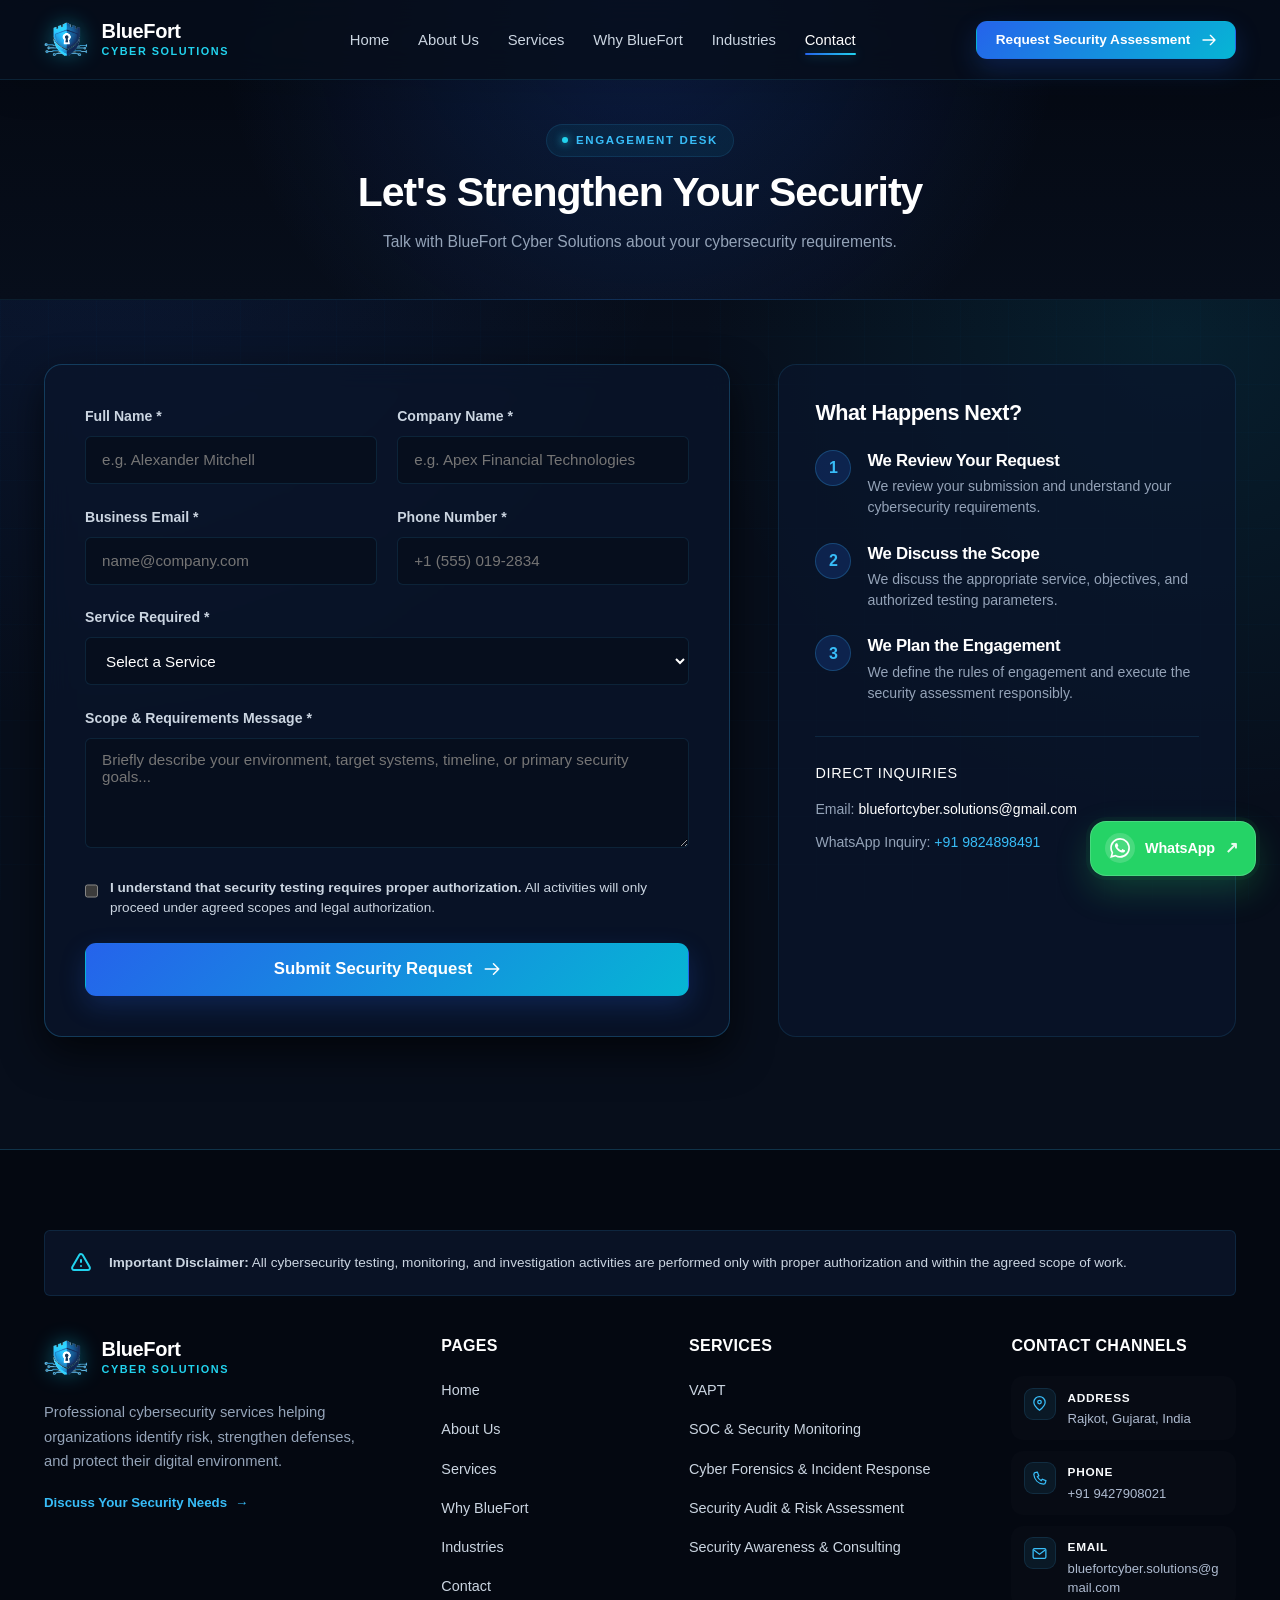
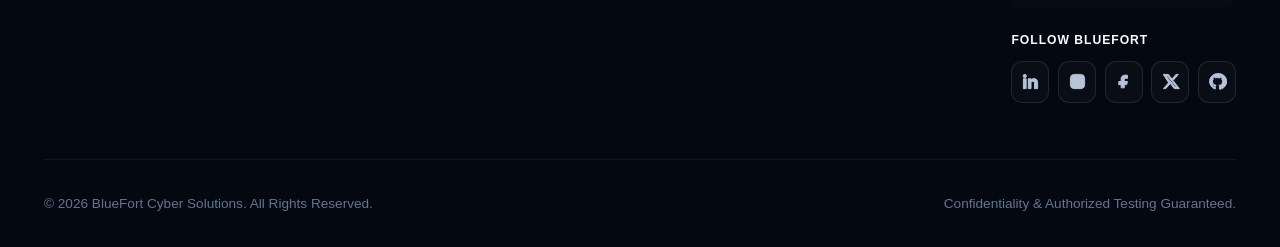
<file: contact.html>
<!DOCTYPE html>
<html lang="en">
<head>
  <meta charset="UTF-8">
  <meta name="viewport" content="width=device-width, initial-scale=1.0">
  <meta http-equiv="Content-Security-Policy" content="default-src 'self'; base-uri 'self'; object-src 'none'; frame-ancestors 'none'; script-src 'self' 'unsafe-inline' https://fonts.googleapis.com; style-src 'self' 'unsafe-inline' https://fonts.googleapis.com; font-src 'self' https://fonts.gstatic.com; img-src 'self' data: https:; connect-src 'self'; form-action 'self'; upgrade-insecure-requests;">
  <title>Contact Us | BlueFort Cyber Solutions</title>
  <meta name="description" content="Talk with BlueFort Cyber Solutions about your cybersecurity requirements. Request security assessments, penetration testing, SOC monitoring, and consulting.">
  <meta name="theme-color" content="#070e1b">
  <meta name="referrer" content="strict-origin-when-cross-origin">
  <meta http-equiv="Permissions-Policy" content="camera=(), microphone=(), geolocation=(), payment=()">

  

  <!-- Stylesheets -->
  <link rel="stylesheet" href="css/main.css">
  <link rel="stylesheet" href="css/components.css">
  <link rel="stylesheet" href="css/modals.css">

  <!-- Favicon -->
  <link rel="icon" type="image/png" href="assets/logo.png">
</head>
<body>

  <div class="cyber-grid-overlay" aria-hidden="true"></div>

  <!-- Header -->
  <header class="site-header" id="siteHeader">
    <div class="container header-container">
      <a href="index.html" class="brand-logo" aria-label="BlueFort Cyber Solutions Home">
        <img src="assets/logo.png" alt="BlueFort Cyber Solutions Shield" class="brand-logo-img">
        <div class="brand-text-wrapper">
          <span class="brand-title">BlueFort</span>
          <span class="brand-subtitle">Cyber Solutions</span>
        </div>
      </a>

      <nav aria-label="Main Navigation">
        <ul class="nav-menu" id="navMenu">
          <li><a href="index.html" class="nav-link">Home</a></li>
          <li><a href="about.html" class="nav-link">About Us</a></li>
          <li><a href="services.html" class="nav-link">Services</a></li>
          <li><a href="why-us.html" class="nav-link">Why BlueFort</a></li>
          <li><a href="industries.html" class="nav-link">Industries</a></li>
          <li><a href="contact.html" class="nav-link">Contact</a></li>
        </ul>
      </nav>

      <div class="header-actions">
<a href="contact.html" class="btn btn-primary btn-sm">
          <span>Request Security Assessment</span>
          <svg width="16" height="16" viewBox="0 0 24 24" fill="none" stroke="currentColor" stroke-width="2">
            <path stroke-linecap="round" stroke-linejoin="round" d="M14 5l7 7m0 0l-7 7m7-7H3" />
          </svg>
        </a>

        <button class="mobile-toggle" id="mobileToggle" aria-label="Toggle Navigation Menu" aria-expanded="false">
          <svg class="hamburger-icon" fill="none" stroke="currentColor" viewBox="0 0 24 24">
            <path stroke-linecap="round" stroke-linejoin="round" stroke-width="2" d="M4 6h16M4 12h16m-7 6h7" />
          </svg>
        </button>
      </div>
    </div>
  </header>

  <!-- Page Banner -->
  <section class="page-hero">
    <div class="container page-hero-content">
      <div class="section-tag">Engagement Desk</div>
      <h1 class="page-hero-title">Let's Strengthen Your Security</h1>
      <p class="page-hero-subtitle">
        Talk with BlueFort Cyber Solutions about your cybersecurity requirements.
      </p>
    </div>
  </section>

  <!-- Contact Section -->
  <section class="section" style="padding-top: 4rem;">
    <div class="container">
      <div class="contact-grid">
        <!-- Sanitized Contact Form -->
        <div class="contact-form-card">
          <form id="securityContactForm" novalidate autocomplete="off">
            <div class="form-row">
              <div class="form-group">
                <label for="fullName" class="form-label">Full Name *</label>
                <input type="text" id="fullName" class="form-input" placeholder="e.g. Alexander Mitchell" maxlength="50" required>
              </div>
              <div class="form-group">
                <label for="companyName" class="form-label">Company Name *</label>
                <input type="text" id="companyName" class="form-input" placeholder="e.g. Apex Financial Technologies" maxlength="80" required>
              </div>
            </div>

            <div class="form-row">
              <div class="form-group">
                <label for="businessEmail" class="form-label">Business Email *</label>
                <input type="email" id="businessEmail" class="form-input" placeholder="name@company.com" maxlength="80" required>
              </div>
              <div class="form-group">
                <label for="phoneNumber" class="form-label">Phone Number *</label>
                <input type="tel" id="phoneNumber" class="form-input" placeholder="+1 (555) 019-2834" maxlength="20" required>
              </div>
            </div>

            <div class="form-group">
              <label for="serviceRequired" class="form-label">Service Required *</label>
              <select id="serviceRequired" class="form-select" required>
                <option value="" disabled selected>Select a Service</option>
                <option value="VAPT">VAPT (Vulnerability Assessment & Penetration Testing)</option>
                <option value="SOC & Security Monitoring">SOC & Security Monitoring</option>
                <option value="Cyber Forensics & Incident Response">Cyber Forensics & Incident Response</option>
                <option value="Security Audit & Risk Assessment">Security Audit & Risk Assessment</option>
                <option value="Security Awareness & Consulting">Security Awareness & Consulting</option>
                <option value="Other">Other Cybersecurity Inquiries</option>
              </select>
            </div>

            <div class="form-group">
              <label for="message" class="form-label">Scope & Requirements Message *</label>
              <textarea id="message" class="form-textarea" placeholder="Briefly describe your environment, target systems, timeline, or primary security goals..." maxlength="1000" required></textarea>
            </div>

            <div class="form-group">
              <label class="form-checkbox-label">
                <input type="checkbox" id="authCheckbox" class="form-checkbox" required>
                <span class="checkbox-text">
                  <strong>I understand that security testing requires proper authorization.</strong> All activities will only proceed under agreed scopes and legal authorization.
                </span>
              </label>
            </div>

            <button type="submit" class="btn btn-primary btn-lg" id="submitContactBtn" style="width:100%;">
              <span>Submit Security Request</span>
              <svg width="18" height="18" viewBox="0 0 24 24" fill="none" stroke="currentColor" stroke-width="2">
                <path stroke-linecap="round" stroke-linejoin="round" d="M14 5l7 7m0 0l-7 7m7-7H3" />
              </svg>
            </button>
          </form>
        </div>

        <!-- What Happens Next Sidebar -->
        <div class="what-happens-card">
          <h2 class="what-happens-title" style="font-size:1.35rem;">What Happens Next?</h2>

          <div class="next-steps-list">
            <div class="next-step-item">
              <div class="next-step-number">1</div>
              <div>
                <h3 class="next-step-heading">We Review Your Request</h3>
                <p class="next-step-desc">We review your submission and understand your cybersecurity requirements.</p>
              </div>
            </div>

            <div class="next-step-item">
              <div class="next-step-number">2</div>
              <div>
                <h3 class="next-step-heading">We Discuss the Scope</h3>
                <p class="next-step-desc">We discuss the appropriate service, objectives, and authorized testing parameters.</p>
              </div>
            </div>

            <div class="next-step-item">
              <div class="next-step-number">3</div>
              <div>
                <h3 class="next-step-heading">We Plan the Engagement</h3>
                <p class="next-step-desc">We define the rules of engagement and execute the security assessment responsibly.</p>
              </div>
            </div>
          </div>

          <div class="direct-contact-box">
            <div class="direct-contact-title">Direct Inquiries</div>
            <div class="direct-contact-channels">
              <div>
                <span style="color:var(--text-muted);">Email:</span>
                <span style="color:var(--text-white);"> bluefortcyber.solutions@gmail.com</span>
              </div>
              <div>
                <span style="color:var(--text-muted);">WhatsApp Inquiry:</span>
                <a href="https://wa.me/919824898491?text=Hello%20BlueFort%20Cyber%20Solutions%2C%20I%20would%20like%20to%20discuss%20a%20cybersecurity%20requirement." target="_blank" rel="noopener noreferrer" style="color:var(--cyan-300);">+91 9824898491</a>
              </div>
            </div>
          </div>
        </div>
      </div>
    </div>
  </section>

  <!-- Footer -->
  <!-- ==================================================================
       FLOATING WHATSAPP CTA — DIRECT CLIENT INQUIRIES
       ================================================================== -->
  <a class="floating-whatsapp" href="https://wa.me/919824898491?text=Hello%20BlueFort%20Cyber%20Solutions%2C%20I%20would%20like%20to%20discuss%20a%20cybersecurity%20requirement." target="_blank" rel="noopener noreferrer" aria-label="Chat with BlueFort Cyber Solutions on WhatsApp" title="Chat on WhatsApp">
    <span class="whatsapp-icon" aria-hidden="true"><svg viewBox="0 0 24 24"><path d="M20.5 3.5A11.8 11.8 0 0 0 12.08 0C5.55 0 .23 5.31.23 11.85c0 2.09.55 4.13 1.59 5.93L.13 24l6.37-1.67a11.8 11.8 0 0 0 5.58 1.42h.01c6.53 0 11.85-5.31 11.85-11.85 0-3.16-1.23-6.13-3.44-8.4Zm-8.42 18.18h-.01a9.82 9.82 0 0 1-5-1.37l-.36-.21-3.78.99 1.01-3.68-.23-.38a9.83 9.83 0 1 1 8.37 4.65Zm5.4-7.36c-.3-.15-1.77-.87-2.04-.97-.27-.1-.47-.15-.67.15-.2.3-.77.97-.95 1.17-.17.2-.35.22-.65.07-.3-.15-1.27-.47-2.42-1.5-.9-.8-1.5-1.79-1.68-2.09-.17-.3-.02-.46.13-.61.14-.14.3-.35.45-.52.15-.17.2-.3.3-.5.1-.2.05-.37-.02-.52-.07-.15-.67-1.62-.92-2.22-.24-.58-.49-.5-.67-.51h-.57c-.2 0-.52.07-.8.37-.27.3-1.05 1.02-1.05 2.5s1.07 2.9 1.22 3.1c.15.2 2.1 3.2 5.09 4.49.71.31 1.26.5 1.69.64.71.23 1.36.2 1.87.12.57-.09 1.77-.72 2.02-1.42.25-.7.25-1.3.17-1.42-.07-.12-.27-.2-.57-.35Z"/></svg></span>
    <span class="whatsapp-label">WhatsApp</span>
    <span class="whatsapp-arrow" aria-hidden="true">↗</span>
  </a>
<footer class="site-footer">
    <div class="container">
      <div class="footer-disclaimer-box">
        <svg class="disclaimer-icon" viewBox="0 0 24 24" fill="none" stroke="currentColor" stroke-width="2">
          <path stroke-linecap="round" stroke-linejoin="round" d="M12 9v2m0 4h.01m-6.938 4h13.856c1.54 0 2.502-1.667 1.732-3L13.732 4c-.77-1.333-2.694-1.333-3.464 0L3.34 16c-.77 1.333.192 3 1.732 3z" />
        </svg>
        <div class="disclaimer-text">
          <strong>Important Disclaimer:</strong> All cybersecurity testing, monitoring, and investigation activities are performed only with proper authorization and within the agreed scope of work.
        </div>
      </div>

      <!-- ==================================================================
           FOOTER — COMPANY, NAVIGATION, SERVICES & CONTACT CHANNELS
           ================================================================== -->
      <div class="footer-grid">
        <!-- FOOTER SECTION 1: BRAND -->
        <div class="footer-brand-column">
          <a href="index.html" class="brand-logo footer-brand-logo" aria-label="BlueFort Cyber Solutions Home">
            <img src="assets/logo.png" alt="BlueFort Cyber Solutions" class="brand-logo-img">
            <div class="brand-text-wrapper">
              <span class="brand-title">BlueFort</span>
              <span class="brand-subtitle">Cyber Solutions</span>
            </div>
          </a>
          <p class="footer-brand-desc">
            Professional cybersecurity services helping organizations identify risk, strengthen defenses, and protect their digital environment.
          </p>
          <a class="footer-cta-link" href="contact.html">Discuss Your Security Needs <span aria-hidden="true">→</span></a>
        </div>

        <!-- FOOTER SECTION 2: PAGES -->
        <div class="footer-column">
          <h4 class="footer-column-title">Pages</h4>
          <ul class="footer-links">
            <li><a href="index.html" class="footer-link">Home</a></li>
            <li><a href="about.html" class="footer-link">About Us</a></li>
            <li><a href="services.html" class="footer-link">Services</a></li>
            <li><a href="why-us.html" class="footer-link">Why BlueFort</a></li>
            <li><a href="industries.html" class="footer-link">Industries</a></li>
            <li><a href="contact.html" class="footer-link">Contact</a></li>
          </ul>
        </div>

        <!-- FOOTER SECTION 3: SERVICES -->
        <div class="footer-column">
          <h4 class="footer-column-title">Services</h4>
          <ul class="footer-links">
            <li><a href="services.html#vapt" class="footer-link">VAPT</a></li>
            <li><a href="services.html#soc" class="footer-link">SOC &amp; Security Monitoring</a></li>
            <li><a href="services.html#forensics" class="footer-link">Cyber Forensics &amp; Incident Response</a></li>
            <li><a href="services.html#audit" class="footer-link">Security Audit &amp; Risk Assessment</a></li>
            <li><a href="services.html#awareness" class="footer-link">Security Awareness &amp; Consulting</a></li>
          </ul>
        </div>

        <!-- FOOTER SECTION 4: CONTACT CHANNELS -->
        <div class="footer-column footer-contact-column">
          <h4 class="footer-column-title">Contact Channels</h4>
          <div class="footer-contact-list">
            <a class="footer-contact-item" href="https://www.google.com/maps/search/?api=1&query=Rajkot%2C%20Gujarat%2C%20India" target="_blank" rel="noopener noreferrer" aria-label="BlueFort location in Rajkot, Gujarat, India">
              <span class="footer-contact-icon" aria-hidden="true">
                <svg viewBox="0 0 24 24" fill="none" stroke="currentColor" stroke-width="1.8"><path d="M20 10.2c0 5.2-8 11.3-8 11.3S4 15.4 4 10.2a8 8 0 1 1 16 0Z"/><circle cx="12" cy="10" r="2.5"/></svg>
              </span>
              <span><strong>Address</strong><span>Rajkot, Gujarat, India</span></span>
            </a>
            <a class="footer-contact-item" href="tel:+91 9427908021" aria-label="Call BlueFort Cyber Solutions at +91 9824898491">
              <span class="footer-contact-icon" aria-hidden="true">
                <svg viewBox="0 0 24 24" fill="none" stroke="currentColor" stroke-width="1.8"><path d="M6.6 3.5 9 3l2 5-2 1.5a14 14 0 0 0 5.5 5.5L16 13l5 2-.5 2.4A3 3 0 0 1 17.6 20C10.1 19.2 4.8 13.9 4 6.4A3 3 0 0 1 6.6 3.5Z"/></svg>
              </span>
              <span><strong>Phone</strong><span>+91 9427908021</span></span>
            </a>
            <a class="footer-contact-item" href="mailto:bluefortcyber.solutions@gmail.com" aria-label="Email BlueFort Cyber Solutions">
              <span class="footer-contact-icon" aria-hidden="true">
                <svg viewBox="0 0 24 24" fill="none" stroke="currentColor" stroke-width="1.8"><rect x="3" y="5" width="18" height="14" rx="2"/><path d="m4 7 8 6 8-6"/></svg>
              </span>
              <span><strong>Email</strong><span>bluefortcyber.solutions@gmail.com</span></span>
            </a>
          </div>

          <!-- ==================================================================
               🔧 EDIT SOCIAL LINKS HERE
               Change ONLY the href values below when your final profiles are ready.
               ================================================================== -->
          <div class="footer-social-wrap">
            <span class="footer-social-label">Follow BlueFort</span>
            <div class="footer-social-links" aria-label="BlueFort Cyber Solutions social media links">
              <a class="footer-social-link" href="https://www.linkedin.com/company/bluefort-cyber/" target="_blank" rel="noopener noreferrer" aria-label="LinkedIn" title="EDIT: LinkedIn URL">
                <svg viewBox="0 0 24 24" aria-hidden="true"><path d="M6.5 8.5H3V21h3.5V8.5ZM4.75 3A2.05 2.05 0 1 0 4.75 7.1 2.05 2.05 0 0 0 4.75 3ZM21 13.85c0-3.76-2-5.51-4.67-5.51-2.15 0-3.11 1.18-3.65 2v-1.84H9.18V21h3.5v-6.19c0-1.63.31-3.2 2.33-3.2 1.99 0 2.02 1.85 2.02 3.31V21H21v-7.15Z"/></svg>
              </a>
              <a class="footer-social-link" href="https://www.instagram.com/" target="_blank" rel="noopener noreferrer" aria-label="Instagram" title="EDIT: Instagram URL">
                <svg viewBox="0 0 24 24" aria-hidden="true"><rect x="3" y="3" width="18" height="18" rx="5"/><circle cx="12" cy="12" r="4"/><circle cx="17.5" cy="6.5" r="1" fill="currentColor" stroke="none"/></svg>
              </a>
              <a class="footer-social-link" href="https://www.facebook.com/" target="_blank" rel="noopener noreferrer" aria-label="Facebook" title="EDIT: Facebook URL">
                <svg viewBox="0 0 24 24" aria-hidden="true"><path d="M14 8h3V4h-3c-3.31 0-5 1.69-5 5v3H6v4h3v4h4v-4h3l1-4h-4V9c0-.66.34-1 1-1Z"/></svg>
              </a>
              <a class="footer-social-link" href="https://x.com/" target="_blank" rel="noopener noreferrer" aria-label="X" title="EDIT: X URL">
                <svg viewBox="0 0 24 24" aria-hidden="true"><path d="M18.9 3H22l-6.77 7.74L23.2 21h-6.4l-5.01-6.55L6.06 21H3l6.62-7.57L2.8 3h6.56l4.53 5.99L18.9 3Zm-1.13 16h1.77L8.3 4.9H6.4L17.77 19Z"/></svg>
              </a>
              <a class="footer-social-link" href="https://github.com/" target="_blank" rel="noopener noreferrer" aria-label="GitHub" title="EDIT: GitHub URL">
                <svg viewBox="0 0 24 24" aria-hidden="true"><path d="M12 2a10 10 0 0 0-3.16 19.49c.5.09.68-.22.68-.48v-1.69c-2.78.6-3.37-1.18-3.37-1.18-.45-1.15-1.11-1.46-1.11-1.46-.91-.62.07-.61.07-.61 1 .07 1.53 1.03 1.53 1.03.89 1.53 2.34 1.09 2.91.83.09-.65.35-1.09.63-1.34-2.22-.25-4.56-1.11-4.56-4.94 0-1.09.39-1.98 1.03-2.68-.1-.25-.45-1.27.1-2.65 0 0 .84-.27 2.75 1.02A9.55 9.55 0 0 1 12 7.2c.85 0 1.7.12 2.5.34 1.91-1.29 2.75-1.02 2.75-1.02.55 1.38.2 2.4.1 2.65.64.7 1.03 1.59 1.03 2.68 0 3.84-2.34 4.69-4.57 4.94.36.31.68.92.68 1.85v2.75c0 .27.18.58.69.48A10 10 0 0 0 12 2Z"/></svg>
              </a>
            </div>
          </div>
        </div>
      </div>

      <!-- FOOTER SECTION 5: COPYRIGHT -->
      <div class="footer-bottom">
        <div>&copy; 2026 BlueFort Cyber Solutions. All Rights Reserved.</div>
        <div class="footer-legal">Confidentiality &amp; Authorized Testing Guaranteed.</div>
      </div>
    </div>
  </footer>

  <script src="js/app.js"></script>
</body>
</html>
</file>
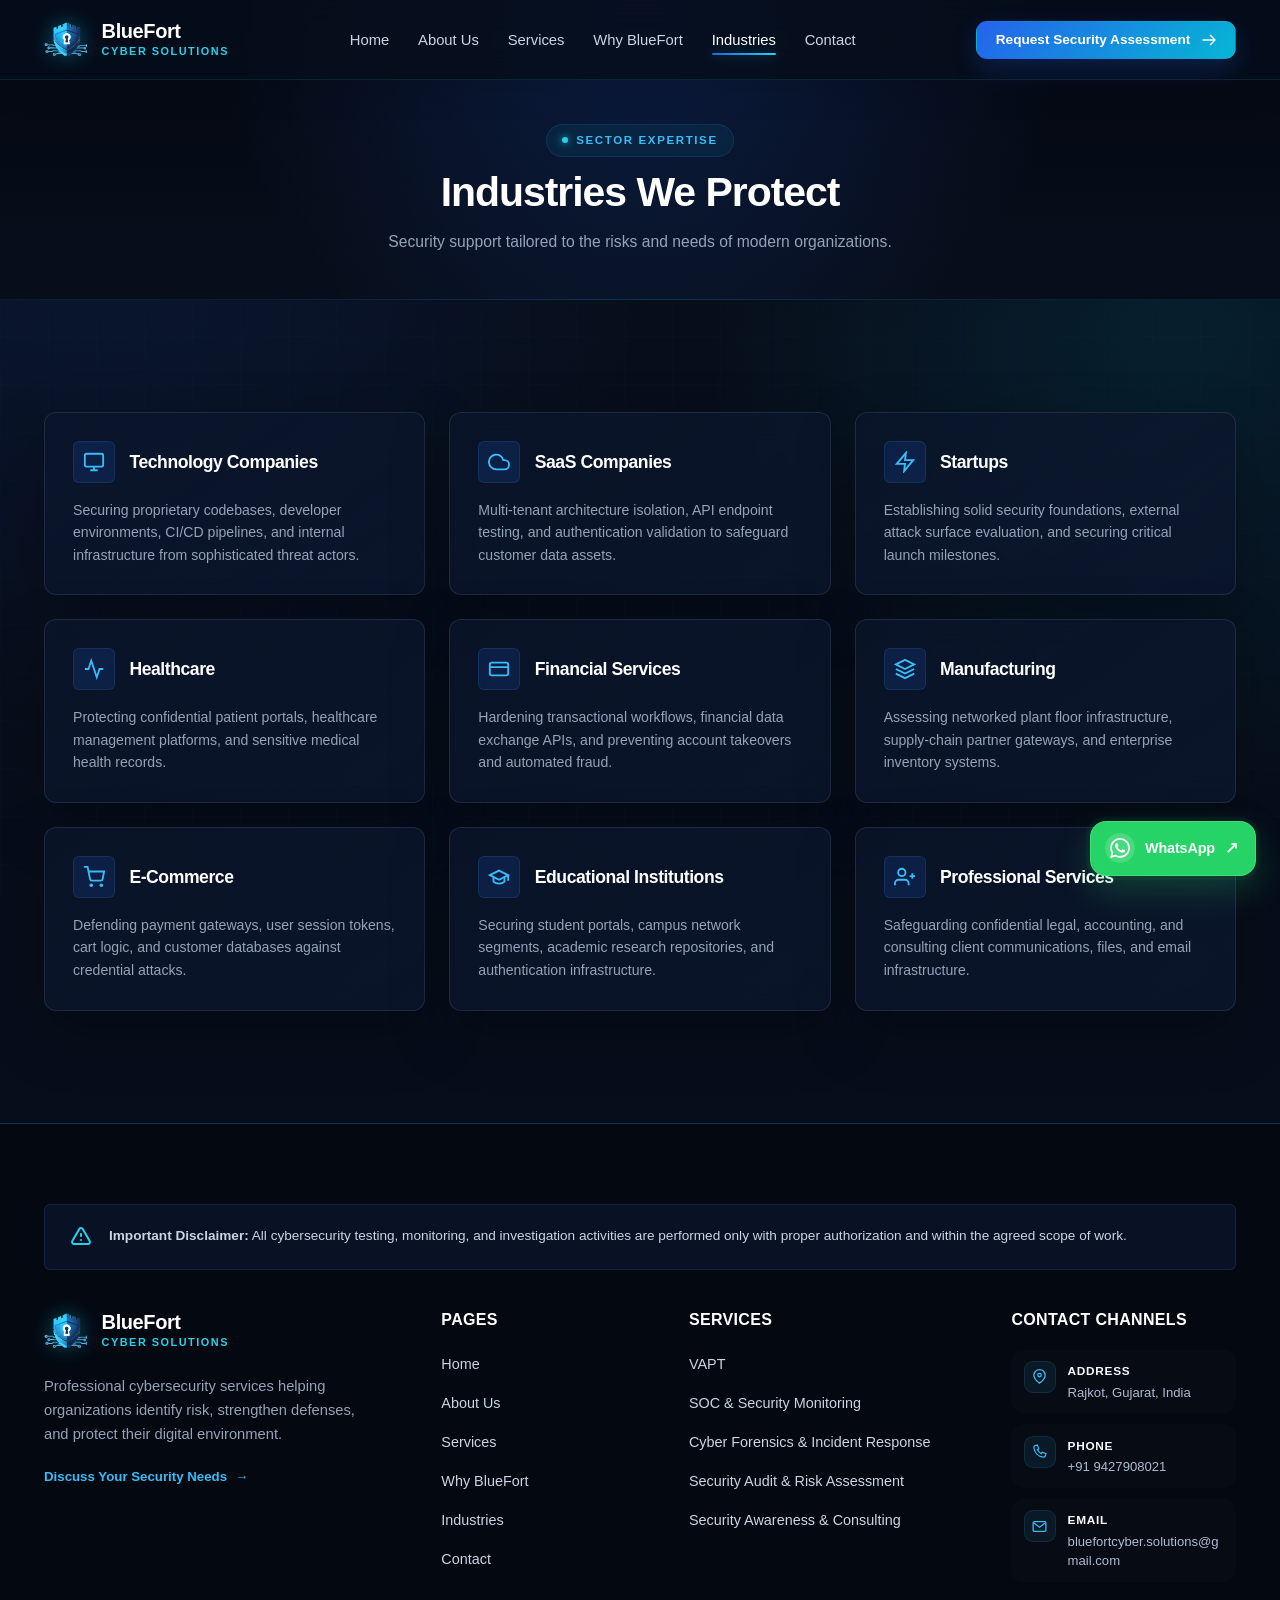
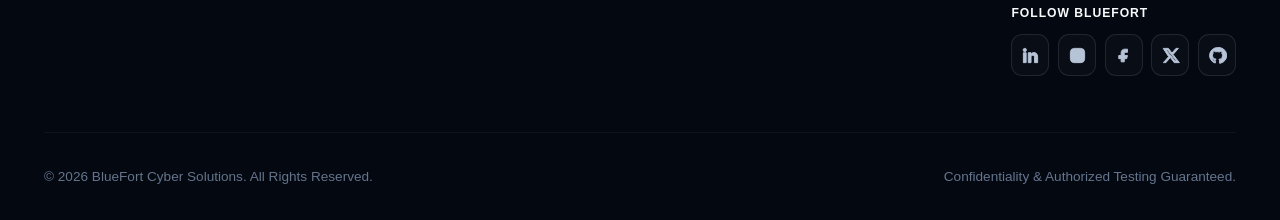
<file: industries.html>
<!DOCTYPE html>
<html lang="en">
<head>
  <meta charset="UTF-8">
  <meta name="viewport" content="width=device-width, initial-scale=1.0">
  <meta http-equiv="Content-Security-Policy" content="default-src 'self'; base-uri 'self'; object-src 'none'; frame-ancestors 'none'; script-src 'self' 'unsafe-inline' https://fonts.googleapis.com; style-src 'self' 'unsafe-inline' https://fonts.googleapis.com; font-src 'self' https://fonts.gstatic.com; img-src 'self' data: https:; connect-src 'self'; form-action 'self'; upgrade-insecure-requests;">
  <title>Industries | BlueFort Cyber Solutions</title>
  <meta name="description" content="Discover tailored cybersecurity services for technology, SaaS, startups, healthcare, fintech, manufacturing, e-commerce, education, and professional services.">
  <meta name="theme-color" content="#070e1b">
  <meta name="referrer" content="strict-origin-when-cross-origin">
  <meta http-equiv="Permissions-Policy" content="camera=(), microphone=(), geolocation=(), payment=()">

  

  <!-- Stylesheets -->
  <link rel="stylesheet" href="css/main.css">
  <link rel="stylesheet" href="css/components.css">
  <link rel="stylesheet" href="css/modals.css">

  <!-- Favicon -->
  <link rel="icon" type="image/png" href="assets/logo.png">
</head>
<body>

  <div class="cyber-grid-overlay" aria-hidden="true"></div>

  <!-- Header -->
  <header class="site-header" id="siteHeader">
    <div class="container header-container">
      <a href="index.html" class="brand-logo" aria-label="BlueFort Cyber Solutions Home">
        <img src="assets/logo.png" alt="BlueFort Cyber Solutions Shield" class="brand-logo-img">
        <div class="brand-text-wrapper">
          <span class="brand-title">BlueFort</span>
          <span class="brand-subtitle">Cyber Solutions</span>
        </div>
      </a>

      <nav aria-label="Main Navigation">
        <ul class="nav-menu" id="navMenu">
          <li><a href="index.html" class="nav-link">Home</a></li>
          <li><a href="about.html" class="nav-link">About Us</a></li>
          <li><a href="services.html" class="nav-link">Services</a></li>
          <li><a href="why-us.html" class="nav-link">Why BlueFort</a></li>
          <li><a href="industries.html" class="nav-link">Industries</a></li>
          <li><a href="contact.html" class="nav-link">Contact</a></li>
        </ul>
      </nav>

      <div class="header-actions">
<a href="contact.html" class="btn btn-primary btn-sm">
          <span>Request Security Assessment</span>
          <svg width="16" height="16" viewBox="0 0 24 24" fill="none" stroke="currentColor" stroke-width="2">
            <path stroke-linecap="round" stroke-linejoin="round" d="M14 5l7 7m0 0l-7 7m7-7H3" />
          </svg>
        </a>

        <button class="mobile-toggle" id="mobileToggle" aria-label="Toggle Navigation Menu" aria-expanded="false">
          <svg class="hamburger-icon" fill="none" stroke="currentColor" viewBox="0 0 24 24">
            <path stroke-linecap="round" stroke-linejoin="round" stroke-width="2" d="M4 6h16M4 12h16m-7 6h7" />
          </svg>
        </button>
      </div>
    </div>
  </header>

  <!-- Page Banner -->
  <section class="page-hero">
    <div class="container page-hero-content">
      <div class="section-tag">Sector Expertise</div>
      <h1 class="page-hero-title">Industries We Protect</h1>
      <p class="page-hero-subtitle">Security support tailored to the risks and needs of modern organizations.</p>
    </div>
  </section>

  <!-- Industries Grid -->
  <section class="section">
    <div class="container">
      <div class="industries-grid">
        <!-- 1. Tech -->
        <div class="glass-card industry-card">
          <div class="industry-header">
            <div class="industry-icon-box">
              <svg width="22" height="22" viewBox="0 0 24 24" fill="none" stroke="currentColor" stroke-width="2">
                <rect x="2" y="3" width="20" height="14" rx="2" ry="2"></rect>
                <line x1="8" y1="21" x2="16" y2="21"></line>
                <line x1="12" y1="17" x2="12" y2="21"></line>
              </svg>
            </div>
            <h2 class="industry-name">Technology Companies</h2>
          </div>
          <p class="industry-desc">Securing proprietary codebases, developer environments, CI/CD pipelines, and internal infrastructure from sophisticated threat actors.</p>
        </div>

        <!-- 2. SaaS -->
        <div class="glass-card industry-card">
          <div class="industry-header">
            <div class="industry-icon-box">
              <svg width="22" height="22" viewBox="0 0 24 24" fill="none" stroke="currentColor" stroke-width="2">
                <path d="M18 10h-1.26A8 8 0 1 0 9 20h9a5 5 0 0 0 0-10z"></path>
              </svg>
            </div>
            <h2 class="industry-name">SaaS Companies</h2>
          </div>
          <p class="industry-desc">Multi-tenant architecture isolation, API endpoint testing, and authentication validation to safeguard customer data assets.</p>
        </div>

        <!-- 3. Startups -->
        <div class="glass-card industry-card">
          <div class="industry-header">
            <div class="industry-icon-box">
              <svg width="22" height="22" viewBox="0 0 24 24" fill="none" stroke="currentColor" stroke-width="2">
                <polygon points="13 2 3 14 12 14 11 22 21 10 12 10 13 2"></polygon>
              </svg>
            </div>
            <h2 class="industry-name">Startups</h2>
          </div>
          <p class="industry-desc">Establishing solid security foundations, external attack surface evaluation, and securing critical launch milestones.</p>
        </div>

        <!-- 4. Healthcare -->
        <div class="glass-card industry-card">
          <div class="industry-header">
            <div class="industry-icon-box">
              <svg width="22" height="22" viewBox="0 0 24 24" fill="none" stroke="currentColor" stroke-width="2">
                <path d="M22 12h-4l-3 9L9 3l-3 9H2"></path>
              </svg>
            </div>
            <h2 class="industry-name">Healthcare</h2>
          </div>
          <p class="industry-desc">Protecting confidential patient portals, healthcare management platforms, and sensitive medical health records.</p>
        </div>

        <!-- 5. Financial Services -->
        <div class="glass-card industry-card">
          <div class="industry-header">
            <div class="industry-icon-box">
              <svg width="22" height="22" viewBox="0 0 24 24" fill="none" stroke="currentColor" stroke-width="2">
                <rect x="2" y="5" width="20" height="14" rx="2"></rect>
                <line x1="2" y1="10" x2="22" y2="10"></line>
              </svg>
            </div>
            <h2 class="industry-name">Financial Services</h2>
          </div>
          <p class="industry-desc">Hardening transactional workflows, financial data exchange APIs, and preventing account takeovers and automated fraud.</p>
        </div>

        <!-- 6. Manufacturing -->
        <div class="glass-card industry-card">
          <div class="industry-header">
            <div class="industry-icon-box">
              <svg width="22" height="22" viewBox="0 0 24 24" fill="none" stroke="currentColor" stroke-width="2">
                <path d="M12 2L2 7l10 5 10-5-10-5zM2 17l10 5 10-5M2 12l10 5 10-5"></path>
              </svg>
            </div>
            <h2 class="industry-name">Manufacturing</h2>
          </div>
          <p class="industry-desc">Assessing networked plant floor infrastructure, supply-chain partner gateways, and enterprise inventory systems.</p>
        </div>

        <!-- 7. E-Commerce -->
        <div class="glass-card industry-card">
          <div class="industry-header">
            <div class="industry-icon-box">
              <svg width="22" height="22" viewBox="0 0 24 24" fill="none" stroke="currentColor" stroke-width="2">
                <circle cx="9" cy="21" r="1"></circle>
                <circle cx="20" cy="21" r="1"></circle>
                <path d="M1 1h4l2.68 13.39a2 2 0 0 0 2 1.61h9.72a2 2 0 0 0 2-1.61L23 6H6"></path>
              </svg>
            </div>
            <h2 class="industry-name">E-Commerce</h2>
          </div>
          <p class="industry-desc">Defending payment gateways, user session tokens, cart logic, and customer databases against credential attacks.</p>
        </div>

        <!-- 8. Educational Institutions -->
        <div class="glass-card industry-card">
          <div class="industry-header">
            <div class="industry-icon-box">
              <svg width="22" height="22" viewBox="0 0 24 24" fill="none" stroke="currentColor" stroke-width="2">
                <path d="M22 10v6M2 10l10-5 10 5-10 5z"></path>
                <path d="M6 12v5c3 3 9 3 12 0v-5"></path>
              </svg>
            </div>
            <h2 class="industry-name">Educational Institutions</h2>
          </div>
          <p class="industry-desc">Securing student portals, campus network segments, academic research repositories, and authentication infrastructure.</p>
        </div>

        <!-- 9. Professional Services -->
        <div class="glass-card industry-card">
          <div class="industry-header">
            <div class="industry-icon-box">
              <svg width="22" height="22" viewBox="0 0 24 24" fill="none" stroke="currentColor" stroke-width="2">
                <path d="M16 21v-2a4 4 0 0 0-4-4H5a4 4 0 0 0-4 4v2"></path>
                <circle cx="8.5" cy="7" r="4"></circle>
                <line x1="20" y1="8" x2="20" y2="14"></line>
                <line x1="23" y1="11" x2="17" y2="11"></line>
              </svg>
            </div>
            <h2 class="industry-name">Professional Services</h2>
          </div>
          <p class="industry-desc">Safeguarding confidential legal, accounting, and consulting client communications, files, and email infrastructure.</p>
        </div>
      </div>
    </div>
  </section>

  <!-- Footer -->
  <!-- ==================================================================
       FLOATING WHATSAPP CTA — DIRECT CLIENT INQUIRIES
       ================================================================== -->
  <a class="floating-whatsapp" href="https://wa.me/919427908021?text=Hello%20BlueFort%20Cyber%20Solutions%2C%20I%20would%20like%20to%20discuss%20a%20cybersecurity%20requirement." target="_blank" rel="noopener noreferrer" aria-label="Chat with BlueFort Cyber Solutions on WhatsApp" title="Chat on WhatsApp">
    <span class="whatsapp-icon" aria-hidden="true"><svg viewBox="0 0 24 24"><path d="M20.5 3.5A11.8 11.8 0 0 0 12.08 0C5.55 0 .23 5.31.23 11.85c0 2.09.55 4.13 1.59 5.93L.13 24l6.37-1.67a11.8 11.8 0 0 0 5.58 1.42h.01c6.53 0 11.85-5.31 11.85-11.85 0-3.16-1.23-6.13-3.44-8.4Zm-8.42 18.18h-.01a9.82 9.82 0 0 1-5-1.37l-.36-.21-3.78.99 1.01-3.68-.23-.38a9.83 9.83 0 1 1 8.37 4.65Zm5.4-7.36c-.3-.15-1.77-.87-2.04-.97-.27-.1-.47-.15-.67.15-.2.3-.77.97-.95 1.17-.17.2-.35.22-.65.07-.3-.15-1.27-.47-2.42-1.5-.9-.8-1.5-1.79-1.68-2.09-.17-.3-.02-.46.13-.61.14-.14.3-.35.45-.52.15-.17.2-.3.3-.5.1-.2.05-.37-.02-.52-.07-.15-.67-1.62-.92-2.22-.24-.58-.49-.5-.67-.51h-.57c-.2 0-.52.07-.8.37-.27.3-1.05 1.02-1.05 2.5s1.07 2.9 1.22 3.1c.15.2 2.1 3.2 5.09 4.49.71.31 1.26.5 1.69.64.71.23 1.36.2 1.87.12.57-.09 1.77-.72 2.02-1.42.25-.7.25-1.3.17-1.42-.07-.12-.27-.2-.57-.35Z"/></svg></span>
    <span class="whatsapp-label">WhatsApp</span>
    <span class="whatsapp-arrow" aria-hidden="true">↗</span>
  </a>
<footer class="site-footer">
    <div class="container">
      <div class="footer-disclaimer-box">
        <svg class="disclaimer-icon" viewBox="0 0 24 24" fill="none" stroke="currentColor" stroke-width="2">
          <path stroke-linecap="round" stroke-linejoin="round" d="M12 9v2m0 4h.01m-6.938 4h13.856c1.54 0 2.502-1.667 1.732-3L13.732 4c-.77-1.333-2.694-1.333-3.464 0L3.34 16c-.77 1.333.192 3 1.732 3z" />
        </svg>
        <div class="disclaimer-text">
          <strong>Important Disclaimer:</strong> All cybersecurity testing, monitoring, and investigation activities are performed only with proper authorization and within the agreed scope of work.
        </div>
      </div>

      <!-- ==================================================================
           FOOTER — COMPANY, NAVIGATION, SERVICES & CONTACT CHANNELS
           ================================================================== -->
      <div class="footer-grid">
        <!-- FOOTER SECTION 1: BRAND -->
        <div class="footer-brand-column">
          <a href="index.html" class="brand-logo footer-brand-logo" aria-label="BlueFort Cyber Solutions Home">
            <img src="assets/logo.png" alt="BlueFort Cyber Solutions" class="brand-logo-img">
            <div class="brand-text-wrapper">
              <span class="brand-title">BlueFort</span>
              <span class="brand-subtitle">Cyber Solutions</span>
            </div>
          </a>
          <p class="footer-brand-desc">
            Professional cybersecurity services helping organizations identify risk, strengthen defenses, and protect their digital environment.
          </p>
          <a class="footer-cta-link" href="contact.html">Discuss Your Security Needs <span aria-hidden="true">→</span></a>
        </div>

        <!-- FOOTER SECTION 2: PAGES -->
        <div class="footer-column">
          <h4 class="footer-column-title">Pages</h4>
          <ul class="footer-links">
            <li><a href="index.html" class="footer-link">Home</a></li>
            <li><a href="about.html" class="footer-link">About Us</a></li>
            <li><a href="services.html" class="footer-link">Services</a></li>
            <li><a href="why-us.html" class="footer-link">Why BlueFort</a></li>
            <li><a href="industries.html" class="footer-link">Industries</a></li>
            <li><a href="contact.html" class="footer-link">Contact</a></li>
          </ul>
        </div>

        <!-- FOOTER SECTION 3: SERVICES -->
        <div class="footer-column">
          <h4 class="footer-column-title">Services</h4>
          <ul class="footer-links">
            <li><a href="services.html#vapt" class="footer-link">VAPT</a></li>
            <li><a href="services.html#soc" class="footer-link">SOC &amp; Security Monitoring</a></li>
            <li><a href="services.html#forensics" class="footer-link">Cyber Forensics &amp; Incident Response</a></li>
            <li><a href="services.html#audit" class="footer-link">Security Audit &amp; Risk Assessment</a></li>
            <li><a href="services.html#awareness" class="footer-link">Security Awareness &amp; Consulting</a></li>
          </ul>
        </div>

        <!-- FOOTER SECTION 4: CONTACT CHANNELS -->
        <div class="footer-column footer-contact-column">
          <h4 class="footer-column-title">Contact Channels</h4>
          <div class="footer-contact-list">
            <a class="footer-contact-item" href="https://www.google.com/maps/search/?api=1&query=Rajkot%2C%20Gujarat%2C%20India" target="_blank" rel="noopener noreferrer" aria-label="BlueFort location in Rajkot, Gujarat, India">
              <span class="footer-contact-icon" aria-hidden="true">
                <svg viewBox="0 0 24 24" fill="none" stroke="currentColor" stroke-width="1.8"><path d="M20 10.2c0 5.2-8 11.3-8 11.3S4 15.4 4 10.2a8 8 0 1 1 16 0Z"/><circle cx="12" cy="10" r="2.5"/></svg>
              </span>
              <span><strong>Address</strong><span>Rajkot, Gujarat, India</span></span>
            </a>
            <a class="footer-contact-item" href="tel:+919427908021" aria-label="Call BlueFort Cyber Solutions at +91 9824898491">
              <span class="footer-contact-icon" aria-hidden="true">
                <svg viewBox="0 0 24 24" fill="none" stroke="currentColor" stroke-width="1.8"><path d="M6.6 3.5 9 3l2 5-2 1.5a14 14 0 0 0 5.5 5.5L16 13l5 2-.5 2.4A3 3 0 0 1 17.6 20C10.1 19.2 4.8 13.9 4 6.4A3 3 0 0 1 6.6 3.5Z"/></svg>
              </span>
              <span><strong>Phone</strong><span>+91 9427908021</span></span>
            </a>
            <a class="footer-contact-item" href="mailto:bluefortcyber.solutions@gmail.com" aria-label="Email BlueFort Cyber Solutions">
              <span class="footer-contact-icon" aria-hidden="true">
                <svg viewBox="0 0 24 24" fill="none" stroke="currentColor" stroke-width="1.8"><rect x="3" y="5" width="18" height="14" rx="2"/><path d="m4 7 8 6 8-6"/></svg>
              </span>
              <span><strong>Email</strong><span>bluefortcyber.solutions@gmail.com</span></span>
            </a>
          </div>

          <!-- ==================================================================
               🔧 EDIT SOCIAL LINKS HERE
               Change ONLY the href values below when your final profiles are ready.
               ================================================================== -->
          <div class="footer-social-wrap">
            <span class="footer-social-label">Follow BlueFort</span>
            <div class="footer-social-links" aria-label="BlueFort Cyber Solutions social media links">
              <a class="footer-social-link" href="https://www.linkedin.com/company/bluefort-cyber/" target="_blank" rel="noopener noreferrer" aria-label="LinkedIn" title="EDIT: LinkedIn URL">
                <svg viewBox="0 0 24 24" aria-hidden="true"><path d="M6.5 8.5H3V21h3.5V8.5ZM4.75 3A2.05 2.05 0 1 0 4.75 7.1 2.05 2.05 0 0 0 4.75 3ZM21 13.85c0-3.76-2-5.51-4.67-5.51-2.15 0-3.11 1.18-3.65 2v-1.84H9.18V21h3.5v-6.19c0-1.63.31-3.2 2.33-3.2 1.99 0 2.02 1.85 2.02 3.31V21H21v-7.15Z"/></svg>
              </a>
              <a class="footer-social-link" href="https://www.instagram.com/" target="_blank" rel="noopener noreferrer" aria-label="Instagram" title="EDIT: Instagram URL">
                <svg viewBox="0 0 24 24" aria-hidden="true"><rect x="3" y="3" width="18" height="18" rx="5"/><circle cx="12" cy="12" r="4"/><circle cx="17.5" cy="6.5" r="1" fill="currentColor" stroke="none"/></svg>
              </a>
              <a class="footer-social-link" href="https://www.facebook.com/" target="_blank" rel="noopener noreferrer" aria-label="Facebook" title="EDIT: Facebook URL">
                <svg viewBox="0 0 24 24" aria-hidden="true"><path d="M14 8h3V4h-3c-3.31 0-5 1.69-5 5v3H6v4h3v4h4v-4h3l1-4h-4V9c0-.66.34-1 1-1Z"/></svg>
              </a>
              <a class="footer-social-link" href="https://x.com/" target="_blank" rel="noopener noreferrer" aria-label="X" title="EDIT: X URL">
                <svg viewBox="0 0 24 24" aria-hidden="true"><path d="M18.9 3H22l-6.77 7.74L23.2 21h-6.4l-5.01-6.55L6.06 21H3l6.62-7.57L2.8 3h6.56l4.53 5.99L18.9 3Zm-1.13 16h1.77L8.3 4.9H6.4L17.77 19Z"/></svg>
              </a>
              <a class="footer-social-link" href="https://github.com/" target="_blank" rel="noopener noreferrer" aria-label="GitHub" title="EDIT: GitHub URL">
                <svg viewBox="0 0 24 24" aria-hidden="true"><path d="M12 2a10 10 0 0 0-3.16 19.49c.5.09.68-.22.68-.48v-1.69c-2.78.6-3.37-1.18-3.37-1.18-.45-1.15-1.11-1.46-1.11-1.46-.91-.62.07-.61.07-.61 1 .07 1.53 1.03 1.53 1.03.89 1.53 2.34 1.09 2.91.83.09-.65.35-1.09.63-1.34-2.22-.25-4.56-1.11-4.56-4.94 0-1.09.39-1.98 1.03-2.68-.1-.25-.45-1.27.1-2.65 0 0 .84-.27 2.75 1.02A9.55 9.55 0 0 1 12 7.2c.85 0 1.7.12 2.5.34 1.91-1.29 2.75-1.02 2.75-1.02.55 1.38.2 2.4.1 2.65.64.7 1.03 1.59 1.03 2.68 0 3.84-2.34 4.69-4.57 4.94.36.31.68.92.68 1.85v2.75c0 .27.18.58.69.48A10 10 0 0 0 12 2Z"/></svg>
              </a>
            </div>
          </div>
        </div>
      </div>

      <!-- FOOTER SECTION 5: COPYRIGHT -->
      <div class="footer-bottom">
        <div>&copy; 2026 BlueFort Cyber Solutions. All Rights Reserved.</div>
        <div class="footer-legal">Confidentiality &amp; Authorized Testing Guaranteed.</div>
      </div>
    </div>
  </footer>

  <script src="js/app.js"></script>
</body>
</html>
</file>
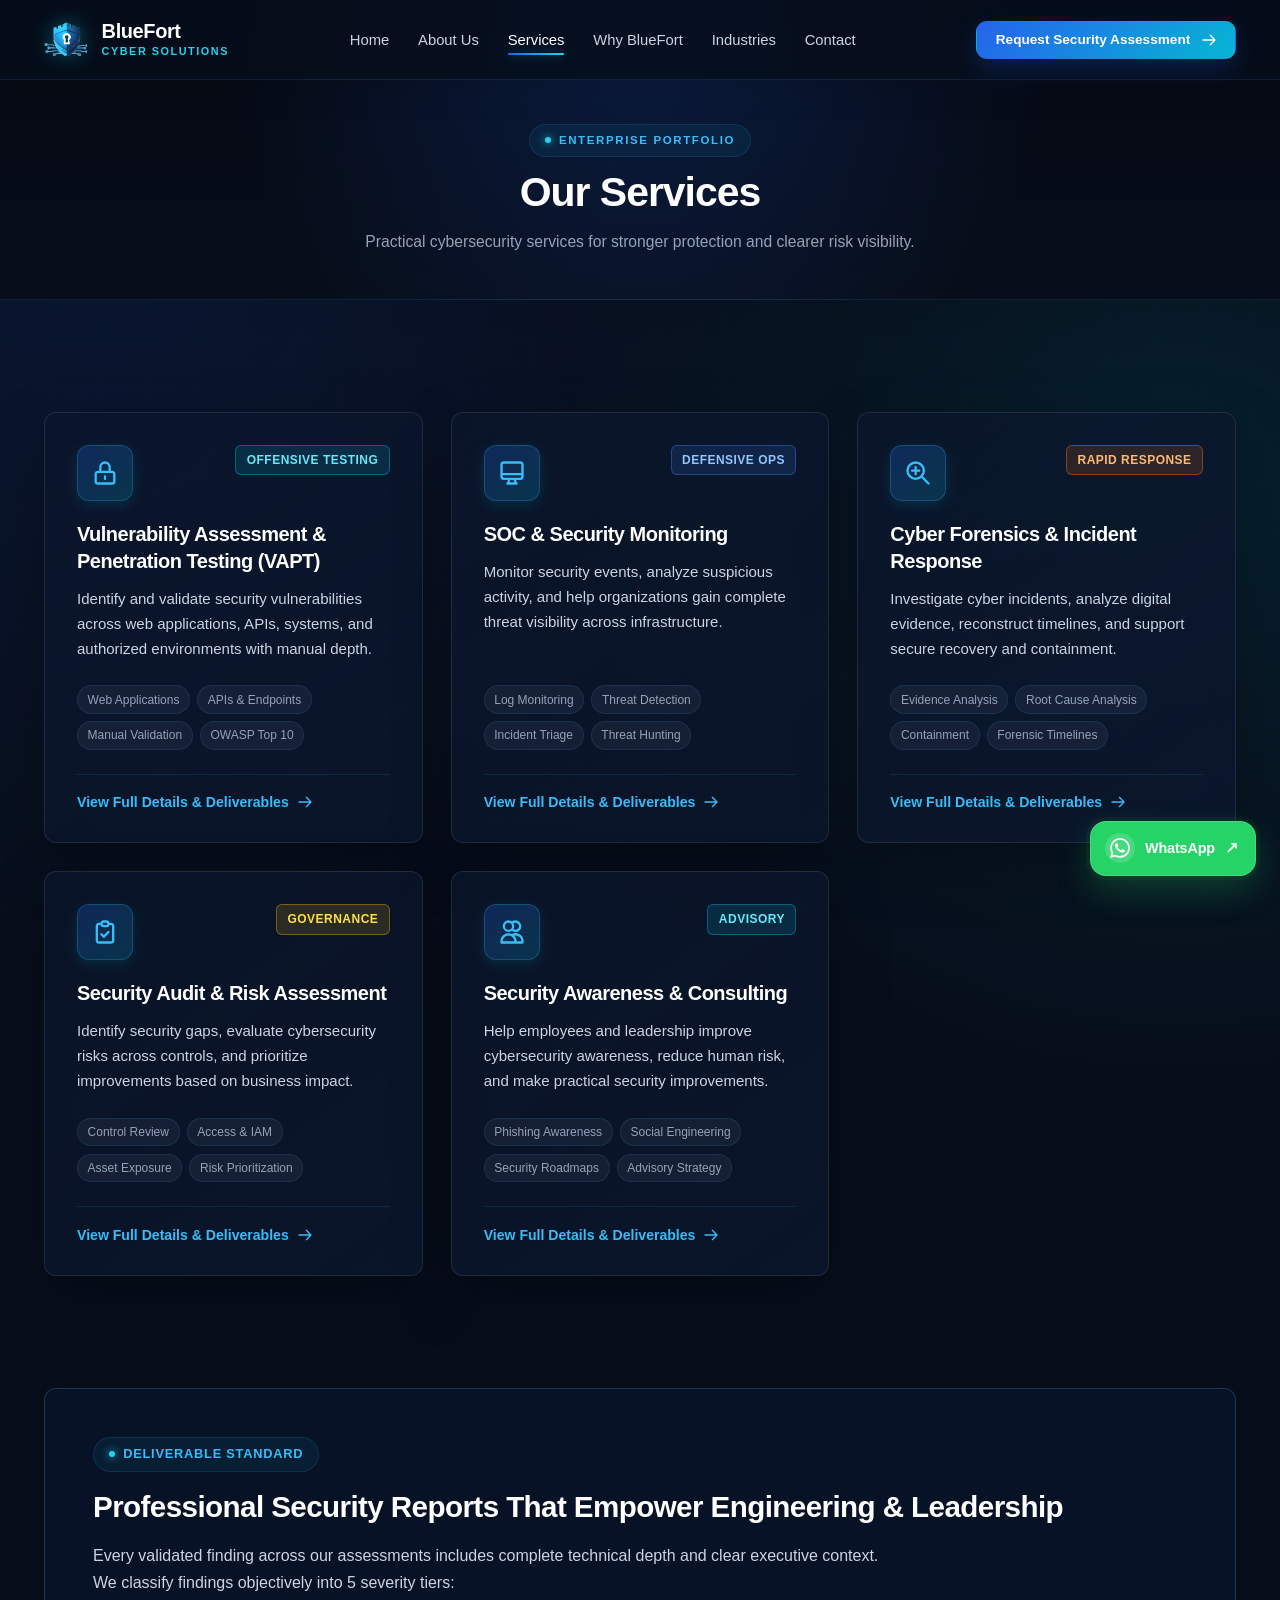
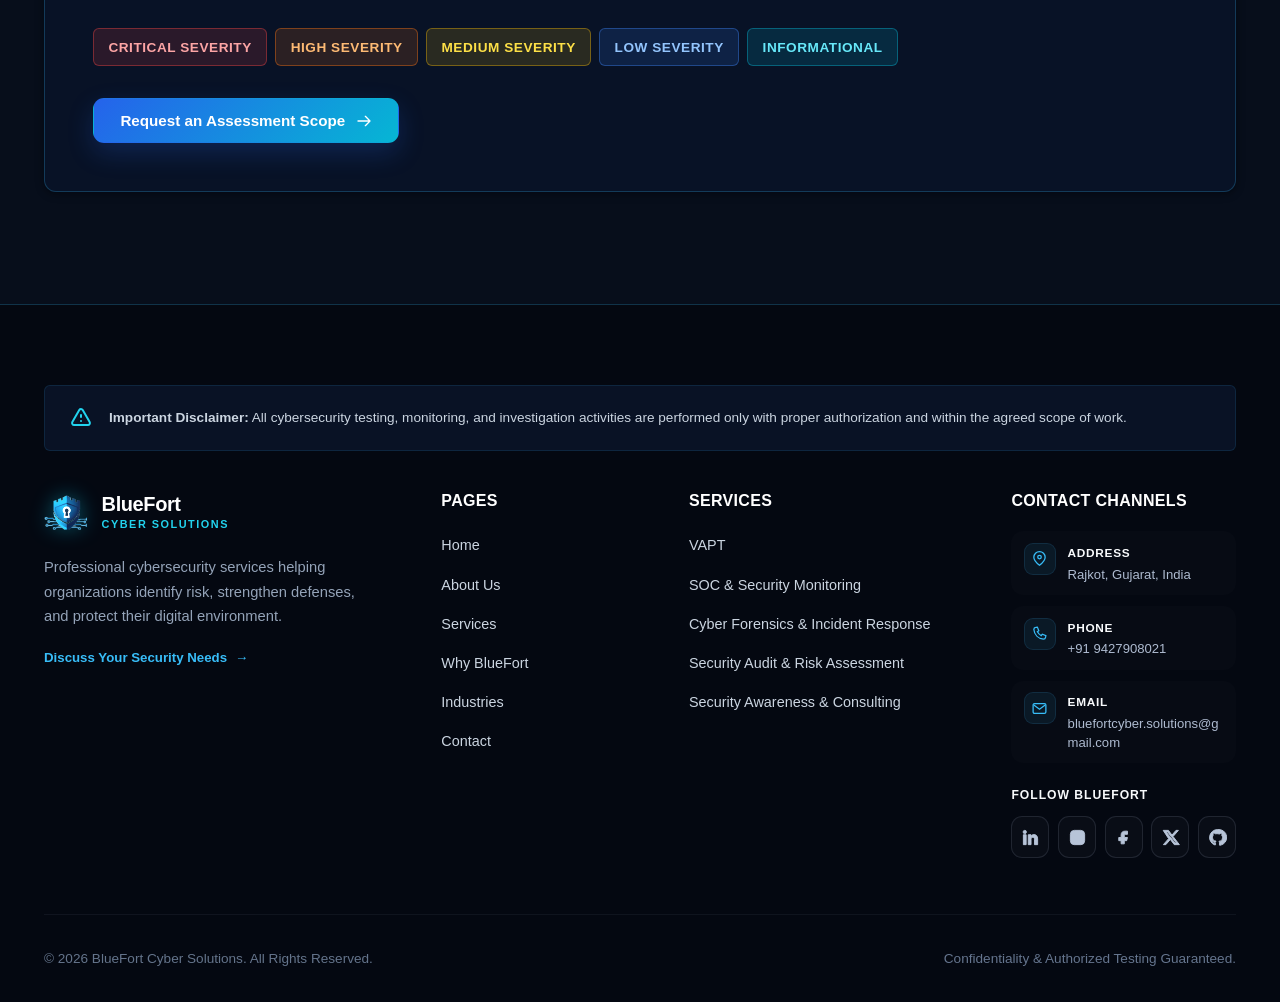
<file: services.html>
<!DOCTYPE html>
<html lang="en">
<head>
  <meta charset="UTF-8">
  <meta name="viewport" content="width=device-width, initial-scale=1.0">
  <meta http-equiv="Content-Security-Policy" content="default-src 'self'; base-uri 'self'; object-src 'none'; frame-ancestors 'none'; script-src 'self' 'unsafe-inline' https://fonts.googleapis.com; style-src 'self' 'unsafe-inline' https://fonts.googleapis.com; font-src 'self' https://fonts.gstatic.com; img-src 'self' data: https:; connect-src 'self'; form-action 'self'; upgrade-insecure-requests;">
  <title>Services | BlueFort Cyber Solutions</title>
  <meta name="description" content="Explore BlueFort Cyber Solutions services: VAPT, SOC & Security Monitoring, Cyber Forensics & Incident Response, Security Audits, and Security Awareness.">
  <meta name="theme-color" content="#070e1b">
  <meta name="referrer" content="strict-origin-when-cross-origin">
  <meta http-equiv="Permissions-Policy" content="camera=(), microphone=(), geolocation=(), payment=()">

  

  <!-- Stylesheets -->
  <link rel="stylesheet" href="css/main.css">
  <link rel="stylesheet" href="css/components.css">
  <link rel="stylesheet" href="css/modals.css">

  <!-- Favicon -->
  <link rel="icon" type="image/png" href="assets/logo.png">
</head>
<body>

  <div class="cyber-grid-overlay" aria-hidden="true"></div>

  <!-- Header -->
  <header class="site-header" id="siteHeader">
    <div class="container header-container">
      <a href="index.html" class="brand-logo" aria-label="BlueFort Cyber Solutions Home">
        <img src="assets/logo.png" alt="BlueFort Cyber Solutions Shield" class="brand-logo-img">
        <div class="brand-text-wrapper">
          <span class="brand-title">BlueFort</span>
          <span class="brand-subtitle">Cyber Solutions</span>
        </div>
      </a>

      <nav aria-label="Main Navigation">
        <ul class="nav-menu" id="navMenu">
          <li><a href="index.html" class="nav-link">Home</a></li>
          <li><a href="about.html" class="nav-link">About Us</a></li>
          <li><a href="services.html" class="nav-link">Services</a></li>
          <li><a href="why-us.html" class="nav-link">Why BlueFort</a></li>
          <li><a href="industries.html" class="nav-link">Industries</a></li>
          <li><a href="contact.html" class="nav-link">Contact</a></li>
        </ul>
      </nav>

      <div class="header-actions">
<a href="contact.html" class="btn btn-primary btn-sm">
          <span>Request Security Assessment</span>
          <svg width="16" height="16" viewBox="0 0 24 24" fill="none" stroke="currentColor" stroke-width="2">
            <path stroke-linecap="round" stroke-linejoin="round" d="M14 5l7 7m0 0l-7 7m7-7H3" />
          </svg>
        </a>

        <button class="mobile-toggle" id="mobileToggle" aria-label="Toggle Navigation Menu" aria-expanded="false">
          <svg class="hamburger-icon" fill="none" stroke="currentColor" viewBox="0 0 24 24">
            <path stroke-linecap="round" stroke-linejoin="round" stroke-width="2" d="M4 6h16M4 12h16m-7 6h7" />
          </svg>
        </button>
      </div>
    </div>
  </header>

  <!-- Page Banner -->
  <section class="page-hero">
    <div class="container page-hero-content">
      <div class="section-tag">Enterprise Portfolio</div>
      <h1 class="page-hero-title">Our Services</h1>
      <p class="page-hero-subtitle">Practical cybersecurity services for stronger protection and clearer risk visibility.</p>
    </div>
  </section>

  <!-- Services Grid -->
  <section class="section">
    <div class="container">
      <div class="services-grid">
        <!-- 1. VAPT -->
        <div class="glass-card service-card" data-service-key="vapt" id="vapt" role="button" tabindex="0">
          <div class="service-card-header">
            <div class="service-icon-box">
              <svg width="28" height="28" viewBox="0 0 24 24" fill="none" stroke="currentColor" stroke-width="2">
                <path stroke-linecap="round" stroke-linejoin="round" d="M12 15v2m-6 4h12a2 2 0 002-2v-6a2 2 0 00-2-2H6a2 2 0 00-2 2v6a2 2 0 002 2zm10-10V7a4 4 0 00-8 0v4h8z" />
              </svg>
            </div>
            <span class="badge badge-info">Offensive Testing</span>
          </div>
          <h2 class="service-card-title">Vulnerability Assessment & Penetration Testing (VAPT)</h2>
          <p class="service-card-desc">
            Identify and validate security vulnerabilities across web applications, APIs, systems, and authorized environments with manual depth.
          </p>
          <div class="service-card-highlights">
            <span class="service-pill">Web Applications</span>
            <span class="service-pill">APIs & Endpoints</span>
            <span class="service-pill">Manual Validation</span>
            <span class="service-pill">OWASP Top 10</span>
          </div>
          <div class="service-card-footer">
            <button class="learn-more-btn" type="button">
              <span>View Full Details & Deliverables</span>
              <svg width="16" height="16" viewBox="0 0 24 24" fill="none" stroke="currentColor" stroke-width="2">
                <path stroke-linecap="round" stroke-linejoin="round" d="M14 5l7 7m0 0l-7 7m7-7H3" />
              </svg>
            </button>
          </div>
        </div>

        <!-- 2. SOC -->
        <div class="glass-card service-card" data-service-key="soc" id="soc" role="button" tabindex="0">
          <div class="service-card-header">
            <div class="service-icon-box">
              <svg width="28" height="28" viewBox="0 0 24 24" fill="none" stroke="currentColor" stroke-width="2">
                <path stroke-linecap="round" stroke-linejoin="round" d="M9.75 17L9 20l-1 1h8l-1-1-.75-3M3 13h18M5 17h14a2 2 0 002-2V5a2 2 0 00-2-2H5a2 2 0 00-2 2v10a2 2 0 002 2z" />
              </svg>
            </div>
            <span class="badge badge-low">Defensive Ops</span>
          </div>
          <h2 class="service-card-title">SOC & Security Monitoring</h2>
          <p class="service-card-desc">
            Monitor security events, analyze suspicious activity, and help organizations gain complete threat visibility across infrastructure.
          </p>
          <div class="service-card-highlights">
            <span class="service-pill">Log Monitoring</span>
            <span class="service-pill">Threat Detection</span>
            <span class="service-pill">Incident Triage</span>
            <span class="service-pill">Threat Hunting</span>
          </div>
          <div class="service-card-footer">
            <button class="learn-more-btn" type="button">
              <span>View Full Details & Deliverables</span>
              <svg width="16" height="16" viewBox="0 0 24 24" fill="none" stroke="currentColor" stroke-width="2">
                <path stroke-linecap="round" stroke-linejoin="round" d="M14 5l7 7m0 0l-7 7m7-7H3" />
              </svg>
            </button>
          </div>
        </div>

        <!-- 3. Forensics -->
        <div class="glass-card service-card" data-service-key="forensics" id="forensics" role="button" tabindex="0">
          <div class="service-card-header">
            <div class="service-icon-box">
              <svg width="28" height="28" viewBox="0 0 24 24" fill="none" stroke="currentColor" stroke-width="2">
                <path stroke-linecap="round" stroke-linejoin="round" d="M21 21l-6-6m2-5a7 7 0 11-14 0 7 7 0 0114 0zM10 7v3m0 0v3m0-3h3m-3 0H7" />
              </svg>
            </div>
            <span class="badge badge-high">Rapid Response</span>
          </div>
          <h2 class="service-card-title">Cyber Forensics & Incident Response</h2>
          <p class="service-card-desc">
            Investigate cyber incidents, analyze digital evidence, reconstruct timelines, and support secure recovery and containment.
          </p>
          <div class="service-card-highlights">
            <span class="service-pill">Evidence Analysis</span>
            <span class="service-pill">Root Cause Analysis</span>
            <span class="service-pill">Containment</span>
            <span class="service-pill">Forensic Timelines</span>
          </div>
          <div class="service-card-footer">
            <button class="learn-more-btn" type="button">
              <span>View Full Details & Deliverables</span>
              <svg width="16" height="16" viewBox="0 0 24 24" fill="none" stroke="currentColor" stroke-width="2">
                <path stroke-linecap="round" stroke-linejoin="round" d="M14 5l7 7m0 0l-7 7m7-7H3" />
              </svg>
            </button>
          </div>
        </div>

        <!-- 4. Security Audit -->
        <div class="glass-card service-card" data-service-key="audit" id="audit" role="button" tabindex="0">
          <div class="service-card-header">
            <div class="service-icon-box">
              <svg width="28" height="28" viewBox="0 0 24 24" fill="none" stroke="currentColor" stroke-width="2">
                <path stroke-linecap="round" stroke-linejoin="round" d="M9 5H7a2 2 0 00-2 2v12a2 2 0 002 2h10a2 2 0 002-2V7a2 2 0 00-2-2h-2M9 5a2 2 0 002 2h2a2 2 0 002-2M9 5a2 2 0 012-2h2a2 2 0 012 2m-6 9l2 2 4-4" />
              </svg>
            </div>
            <span class="badge badge-medium">Governance</span>
          </div>
          <h2 class="service-card-title">Security Audit & Risk Assessment</h2>
          <p class="service-card-desc">
            Identify security gaps, evaluate cybersecurity risks across controls, and prioritize improvements based on business impact.
          </p>
          <div class="service-card-highlights">
            <span class="service-pill">Control Review</span>
            <span class="service-pill">Access & IAM</span>
            <span class="service-pill">Asset Exposure</span>
            <span class="service-pill">Risk Prioritization</span>
          </div>
          <div class="service-card-footer">
            <button class="learn-more-btn" type="button">
              <span>View Full Details & Deliverables</span>
              <svg width="16" height="16" viewBox="0 0 24 24" fill="none" stroke="currentColor" stroke-width="2">
                <path stroke-linecap="round" stroke-linejoin="round" d="M14 5l7 7m0 0l-7 7m7-7H3" />
              </svg>
            </button>
          </div>
        </div>

        <!-- 5. Awareness & Consulting -->
        <div class="glass-card service-card" data-service-key="awareness" id="awareness" role="button" tabindex="0">
          <div class="service-card-header">
            <div class="service-icon-box">
              <svg width="28" height="28" viewBox="0 0 24 24" fill="none" stroke="currentColor" stroke-width="2">
                <path stroke-linecap="round" stroke-linejoin="round" d="M12 4.354a4 4 0 110 5.292M15 21H3v-1a6 6 0 0112 0v1zm0 0h6v-1a6 6 0 00-9-5.197M13 7a4 4 0 11-8 0 4 4 0 018 0z" />
              </svg>
            </div>
            <span class="badge badge-info">Advisory</span>
          </div>
          <h2 class="service-card-title">Security Awareness & Consulting</h2>
          <p class="service-card-desc">
            Help employees and leadership improve cybersecurity awareness, reduce human risk, and make practical security improvements.
          </p>
          <div class="service-card-highlights">
            <span class="service-pill">Phishing Awareness</span>
            <span class="service-pill">Social Engineering</span>
            <span class="service-pill">Security Roadmaps</span>
            <span class="service-pill">Advisory Strategy</span>
          </div>
          <div class="service-card-footer">
            <button class="learn-more-btn" type="button">
              <span>View Full Details & Deliverables</span>
              <svg width="16" height="16" viewBox="0 0 24 24" fill="none" stroke="currentColor" stroke-width="2">
                <path stroke-linecap="round" stroke-linejoin="round" d="M14 5l7 7m0 0l-7 7m7-7H3" />
              </svg>
            </button>
          </div>
        </div>
      </div>
    </div>
  </section>

  <!-- Deliverables Quality Standard Banner -->
  <section class="section" style="padding-top:0;">
    <div class="container">
      <div class="glass-card" style="padding:3rem; border-color:var(--border-medium);">
        <div class="section-tag">Deliverable Standard</div>
        <h3 style="font-size:1.85rem; color:#ffffff; margin-bottom:1rem;">Professional Security Reports That Empower Engineering & Leadership</h3>
        <p style="color:var(--text-secondary); max-width:800px; margin-bottom:2rem; line-height:1.7;">
          Every validated finding across our assessments includes complete technical depth and clear executive context. We classify findings objectively into 5 severity tiers:
        </p>

        <div class="severity-showcase" style="margin-bottom:2rem;">
          <span class="badge badge-critical" style="font-size:0.85rem; padding:0.4rem 0.9rem;">Critical Severity</span>
          <span class="badge badge-high" style="font-size:0.85rem; padding:0.4rem 0.9rem;">High Severity</span>
          <span class="badge badge-medium" style="font-size:0.85rem; padding:0.4rem 0.9rem;">Medium Severity</span>
          <span class="badge badge-low" style="font-size:0.85rem; padding:0.4rem 0.9rem;">Low Severity</span>
          <span class="badge badge-info" style="font-size:0.85rem; padding:0.4rem 0.9rem;">Informational</span>
        </div>

        <div style="display:flex; gap:1rem; flex-wrap:wrap;">
          <a href="contact.html" class="btn btn-primary">
            <span>Request an Assessment Scope</span>
            <svg width="16" height="16" viewBox="0 0 24 24" fill="none" stroke="currentColor" stroke-width="2">
              <path stroke-linecap="round" stroke-linejoin="round" d="M14 5l7 7m0 0l-7 7m7-7H3" />
            </svg>
          </a>
        </div>
      </div>
    </div>
  </section>

  <!-- Footer -->
  <!-- ==================================================================
       FLOATING WHATSAPP CTA — DIRECT CLIENT INQUIRIES
       ================================================================== -->
  <a class="floating-whatsapp" href="https://wa.me/919824898491?text=Hello%20BlueFort%20Cyber%20Solutions%2C%20I%20would%20like%20to%20discuss%20a%20cybersecurity%20requirement." target="_blank" rel="noopener noreferrer" aria-label="Chat with BlueFort Cyber Solutions on WhatsApp" title="Chat on WhatsApp">
    <span class="whatsapp-icon" aria-hidden="true"><svg viewBox="0 0 24 24"><path d="M20.5 3.5A11.8 11.8 0 0 0 12.08 0C5.55 0 .23 5.31.23 11.85c0 2.09.55 4.13 1.59 5.93L.13 24l6.37-1.67a11.8 11.8 0 0 0 5.58 1.42h.01c6.53 0 11.85-5.31 11.85-11.85 0-3.16-1.23-6.13-3.44-8.4Zm-8.42 18.18h-.01a9.82 9.82 0 0 1-5-1.37l-.36-.21-3.78.99 1.01-3.68-.23-.38a9.83 9.83 0 1 1 8.37 4.65Zm5.4-7.36c-.3-.15-1.77-.87-2.04-.97-.27-.1-.47-.15-.67.15-.2.3-.77.97-.95 1.17-.17.2-.35.22-.65.07-.3-.15-1.27-.47-2.42-1.5-.9-.8-1.5-1.79-1.68-2.09-.17-.3-.02-.46.13-.61.14-.14.3-.35.45-.52.15-.17.2-.3.3-.5.1-.2.05-.37-.02-.52-.07-.15-.67-1.62-.92-2.22-.24-.58-.49-.5-.67-.51h-.57c-.2 0-.52.07-.8.37-.27.3-1.05 1.02-1.05 2.5s1.07 2.9 1.22 3.1c.15.2 2.1 3.2 5.09 4.49.71.31 1.26.5 1.69.64.71.23 1.36.2 1.87.12.57-.09 1.77-.72 2.02-1.42.25-.7.25-1.3.17-1.42-.07-.12-.27-.2-.57-.35Z"/></svg></span>
    <span class="whatsapp-label">WhatsApp</span>
    <span class="whatsapp-arrow" aria-hidden="true">↗</span>
  </a>
<footer class="site-footer">
    <div class="container">
      <div class="footer-disclaimer-box">
        <svg class="disclaimer-icon" viewBox="0 0 24 24" fill="none" stroke="currentColor" stroke-width="2">
          <path stroke-linecap="round" stroke-linejoin="round" d="M12 9v2m0 4h.01m-6.938 4h13.856c1.54 0 2.502-1.667 1.732-3L13.732 4c-.77-1.333-2.694-1.333-3.464 0L3.34 16c-.77 1.333.192 3 1.732 3z" />
        </svg>
        <div class="disclaimer-text">
          <strong>Important Disclaimer:</strong> All cybersecurity testing, monitoring, and investigation activities are performed only with proper authorization and within the agreed scope of work.
        </div>
      </div>

      <!-- ==================================================================
           FOOTER — COMPANY, NAVIGATION, SERVICES & CONTACT CHANNELS
           ================================================================== -->
      <div class="footer-grid">
        <!-- FOOTER SECTION 1: BRAND -->
        <div class="footer-brand-column">
          <a href="index.html" class="brand-logo footer-brand-logo" aria-label="BlueFort Cyber Solutions Home">
            <img src="assets/logo.png" alt="BlueFort Cyber Solutions" class="brand-logo-img">
            <div class="brand-text-wrapper">
              <span class="brand-title">BlueFort</span>
              <span class="brand-subtitle">Cyber Solutions</span>
            </div>
          </a>
          <p class="footer-brand-desc">
            Professional cybersecurity services helping organizations identify risk, strengthen defenses, and protect their digital environment.
          </p>
          <a class="footer-cta-link" href="contact.html">Discuss Your Security Needs <span aria-hidden="true">→</span></a>
        </div>

        <!-- FOOTER SECTION 2: PAGES -->
        <div class="footer-column">
          <h4 class="footer-column-title">Pages</h4>
          <ul class="footer-links">
            <li><a href="index.html" class="footer-link">Home</a></li>
            <li><a href="about.html" class="footer-link">About Us</a></li>
            <li><a href="services.html" class="footer-link">Services</a></li>
            <li><a href="why-us.html" class="footer-link">Why BlueFort</a></li>
            <li><a href="industries.html" class="footer-link">Industries</a></li>
            <li><a href="contact.html" class="footer-link">Contact</a></li>
          </ul>
        </div>

        <!-- FOOTER SECTION 3: SERVICES -->
        <div class="footer-column">
          <h4 class="footer-column-title">Services</h4>
          <ul class="footer-links">
            <li><a href="services.html#vapt" class="footer-link">VAPT</a></li>
            <li><a href="services.html#soc" class="footer-link">SOC &amp; Security Monitoring</a></li>
            <li><a href="services.html#forensics" class="footer-link">Cyber Forensics &amp; Incident Response</a></li>
            <li><a href="services.html#audit" class="footer-link">Security Audit &amp; Risk Assessment</a></li>
            <li><a href="services.html#awareness" class="footer-link">Security Awareness &amp; Consulting</a></li>
          </ul>
        </div>

        <!-- FOOTER SECTION 4: CONTACT CHANNELS -->
        <div class="footer-column footer-contact-column">
          <h4 class="footer-column-title">Contact Channels</h4>
          <div class="footer-contact-list">
            <a class="footer-contact-item" href="https://www.google.com/maps/search/?api=1&query=Rajkot%2C%20Gujarat%2C%20India" target="_blank" rel="noopener noreferrer" aria-label="BlueFort location in Rajkot, Gujarat, India">
              <span class="footer-contact-icon" aria-hidden="true">
                <svg viewBox="0 0 24 24" fill="none" stroke="currentColor" stroke-width="1.8"><path d="M20 10.2c0 5.2-8 11.3-8 11.3S4 15.4 4 10.2a8 8 0 1 1 16 0Z"/><circle cx="12" cy="10" r="2.5"/></svg>
              </span>
              <span><strong>Address</strong><span>Rajkot, Gujarat, India</span></span>
            </a>
            <a class="footer-contact-item" href="tel:+919427908021" aria-label="Call BlueFort Cyber Solutions at +91 9824898491">
              <span class="footer-contact-icon" aria-hidden="true">
                <svg viewBox="0 0 24 24" fill="none" stroke="currentColor" stroke-width="1.8"><path d="M6.6 3.5 9 3l2 5-2 1.5a14 14 0 0 0 5.5 5.5L16 13l5 2-.5 2.4A3 3 0 0 1 17.6 20C10.1 19.2 4.8 13.9 4 6.4A3 3 0 0 1 6.6 3.5Z"/></svg>
              </span>
              <span><strong>Phone</strong><span>+91 9427908021</span></span>
            </a>
            <a class="footer-contact-item" href="mailto:bluefortcyber.solutions@gmail.com" aria-label="Email BlueFort Cyber Solutions">
              <span class="footer-contact-icon" aria-hidden="true">
                <svg viewBox="0 0 24 24" fill="none" stroke="currentColor" stroke-width="1.8"><rect x="3" y="5" width="18" height="14" rx="2"/><path d="m4 7 8 6 8-6"/></svg>
              </span>
              <span><strong>Email</strong><span>bluefortcyber.solutions@gmail.com</span></span>
            </a>
          </div>

          <!-- ==================================================================
               🔧 EDIT SOCIAL LINKS HERE
               Change ONLY the href values below when your final profiles are ready.
               ================================================================== -->
          <div class="footer-social-wrap">
            <span class="footer-social-label">Follow BlueFort</span>
            <div class="footer-social-links" aria-label="BlueFort Cyber Solutions social media links">
              <a class="footer-social-link" href="https://www.linkedin.com/company/bluefort-cyber/" target="_blank" rel="noopener noreferrer" aria-label="LinkedIn" title="EDIT: LinkedIn URL">
                <svg viewBox="0 0 24 24" aria-hidden="true"><path d="M6.5 8.5H3V21h3.5V8.5ZM4.75 3A2.05 2.05 0 1 0 4.75 7.1 2.05 2.05 0 0 0 4.75 3ZM21 13.85c0-3.76-2-5.51-4.67-5.51-2.15 0-3.11 1.18-3.65 2v-1.84H9.18V21h3.5v-6.19c0-1.63.31-3.2 2.33-3.2 1.99 0 2.02 1.85 2.02 3.31V21H21v-7.15Z"/></svg>
              </a>
              <a class="footer-social-link" href="https://www.instagram.com/" target="_blank" rel="noopener noreferrer" aria-label="Instagram" title="EDIT: Instagram URL">
                <svg viewBox="0 0 24 24" aria-hidden="true"><rect x="3" y="3" width="18" height="18" rx="5"/><circle cx="12" cy="12" r="4"/><circle cx="17.5" cy="6.5" r="1" fill="currentColor" stroke="none"/></svg>
              </a>
              <a class="footer-social-link" href="https://www.facebook.com/" target="_blank" rel="noopener noreferrer" aria-label="Facebook" title="EDIT: Facebook URL">
                <svg viewBox="0 0 24 24" aria-hidden="true"><path d="M14 8h3V4h-3c-3.31 0-5 1.69-5 5v3H6v4h3v4h4v-4h3l1-4h-4V9c0-.66.34-1 1-1Z"/></svg>
              </a>
              <a class="footer-social-link" href="https://x.com/" target="_blank" rel="noopener noreferrer" aria-label="X" title="EDIT: X URL">
                <svg viewBox="0 0 24 24" aria-hidden="true"><path d="M18.9 3H22l-6.77 7.74L23.2 21h-6.4l-5.01-6.55L6.06 21H3l6.62-7.57L2.8 3h6.56l4.53 5.99L18.9 3Zm-1.13 16h1.77L8.3 4.9H6.4L17.77 19Z"/></svg>
              </a>
              <a class="footer-social-link" href="https://github.com/" target="_blank" rel="noopener noreferrer" aria-label="GitHub" title="EDIT: GitHub URL">
                <svg viewBox="0 0 24 24" aria-hidden="true"><path d="M12 2a10 10 0 0 0-3.16 19.49c.5.09.68-.22.68-.48v-1.69c-2.78.6-3.37-1.18-3.37-1.18-.45-1.15-1.11-1.46-1.11-1.46-.91-.62.07-.61.07-.61 1 .07 1.53 1.03 1.53 1.03.89 1.53 2.34 1.09 2.91.83.09-.65.35-1.09.63-1.34-2.22-.25-4.56-1.11-4.56-4.94 0-1.09.39-1.98 1.03-2.68-.1-.25-.45-1.27.1-2.65 0 0 .84-.27 2.75 1.02A9.55 9.55 0 0 1 12 7.2c.85 0 1.7.12 2.5.34 1.91-1.29 2.75-1.02 2.75-1.02.55 1.38.2 2.4.1 2.65.64.7 1.03 1.59 1.03 2.68 0 3.84-2.34 4.69-4.57 4.94.36.31.68.92.68 1.85v2.75c0 .27.18.58.69.48A10 10 0 0 0 12 2Z"/></svg>
              </a>
            </div>
          </div>
        </div>
      </div>

      <!-- FOOTER SECTION 5: COPYRIGHT -->
      <div class="footer-bottom">
        <div>&copy; 2026 BlueFort Cyber Solutions. All Rights Reserved.</div>
        <div class="footer-legal">Confidentiality &amp; Authorized Testing Guaranteed.</div>
      </div>
    </div>
  </footer>

  <!-- Modal -->
  <div class="modal-overlay" id="serviceModalOverlay" role="dialog" aria-modal="true" aria-labelledby="modalServiceTitle" aria-hidden="true">
    <div class="modal-dialog" id="serviceModalDialog">
      <div class="modal-header">
        <div class="modal-title-group">
          <span class="modal-badge" id="modalServiceBadge">Service Category</span>
          <h3 class="modal-title" id="modalServiceTitle">Service Name</h3>
        </div>
        <button class="modal-close-btn" id="modalCloseBtn" aria-label="Close details popup">
          <svg width="18" height="18" viewBox="0 0 24 24" fill="none" stroke="currentColor" stroke-width="2.5">
            <line x1="18" y1="6" x2="6" y2="18"></line>
            <line x1="6" y1="6" x2="18" y2="18"></line>
          </svg>
        </button>
      </div>
      <div class="modal-body" id="modalServiceBody"></div>
      <div class="modal-footer">
        <div class="modal-footer-note">
          All engagements operate strictly within authorized written scope.
        </div>
        <button class="btn btn-primary" id="modalCtaBtn" type="button">
          <span>Request This Service</span>
          <svg width="16" height="16" viewBox="0 0 24 24" fill="none" stroke="currentColor" stroke-width="2">
            <path stroke-linecap="round" stroke-linejoin="round" d="M14 5l7 7m0 0l-7 7m7-7H3" />
          </svg>
        </button>
      </div>
    </div>
  </div>

  <script src="js/modals.js"></script>
  <script src="js/app.js"></script>
</body>
</html>
</file>
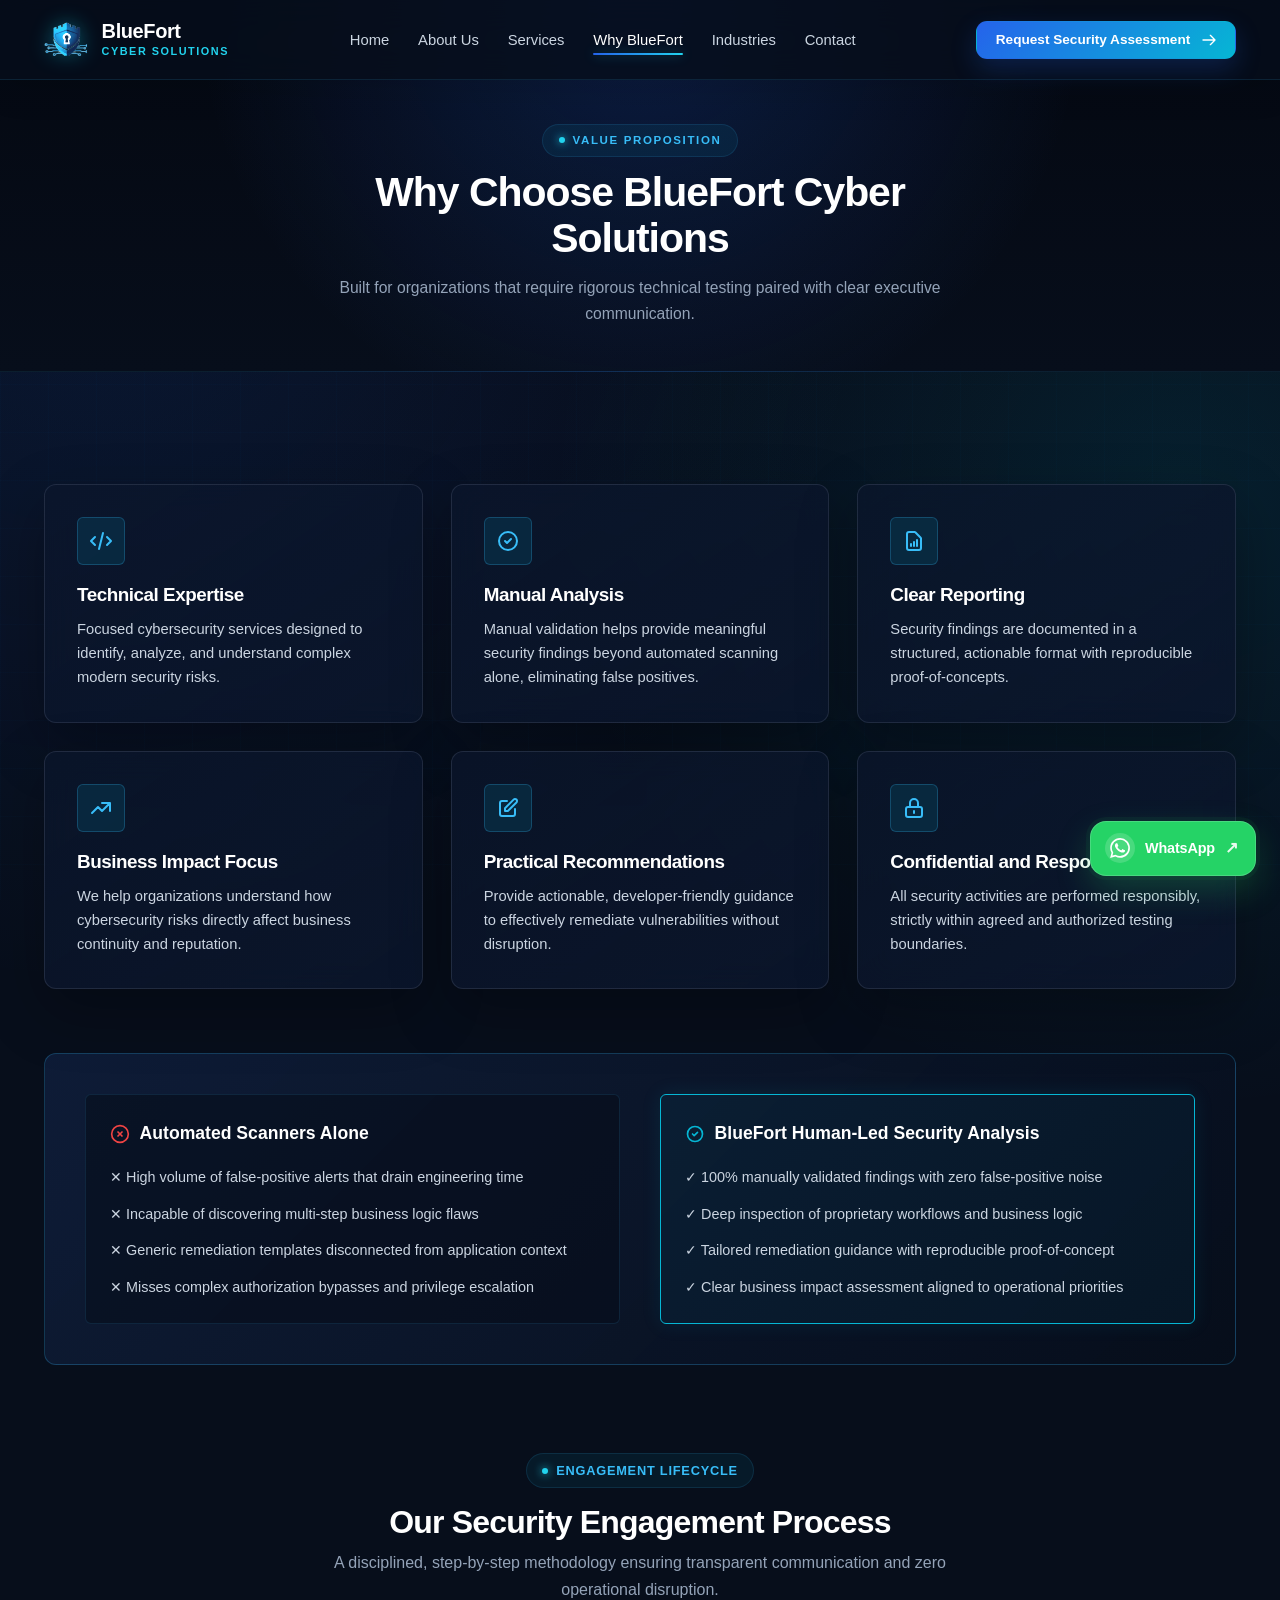
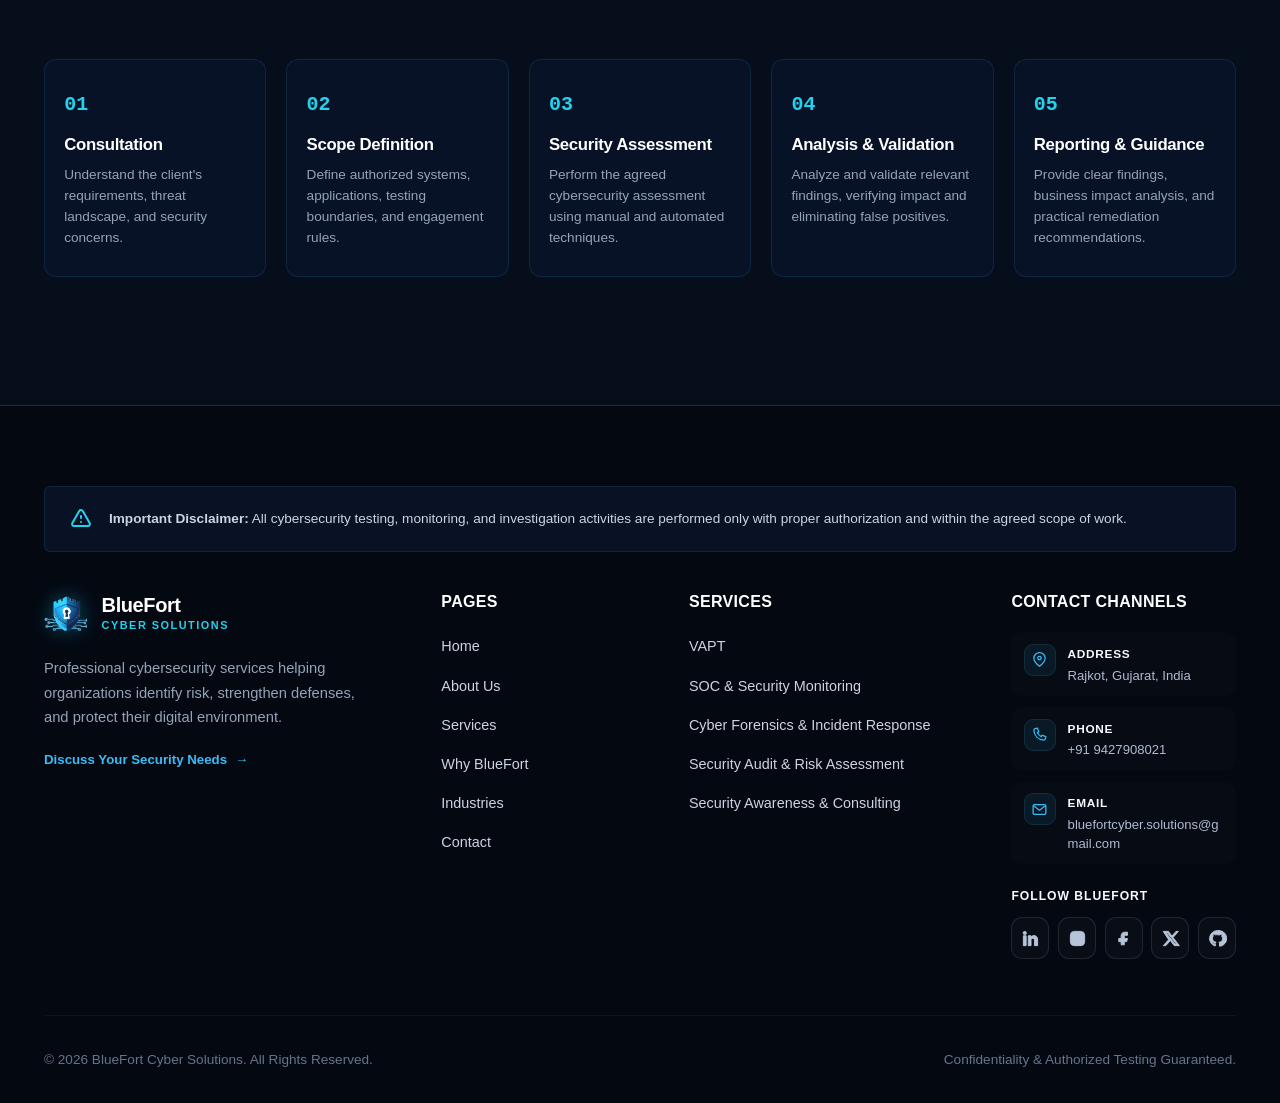
<file: why-us.html>
<!DOCTYPE html>
<html lang="en">
<head>
  <meta charset="UTF-8">
  <meta name="viewport" content="width=device-width, initial-scale=1.0">
  <meta http-equiv="Content-Security-Policy" content="default-src 'self'; base-uri 'self'; object-src 'none'; frame-ancestors 'none'; script-src 'self' 'unsafe-inline' https://fonts.googleapis.com; style-src 'self' 'unsafe-inline' https://fonts.googleapis.com; font-src 'self' https://fonts.gstatic.com; img-src 'self' data: https:; connect-src 'self'; form-action 'self'; upgrade-insecure-requests;">
  <title>Why BlueFort | BlueFort Cyber Solutions</title>
  <meta name="description" content="Discover why leading organizations trust BlueFort Cyber Solutions for manual security analysis, zero false-positive reporting, and business-focused risk analysis.">
  <meta name="theme-color" content="#070e1b">
  <meta name="referrer" content="strict-origin-when-cross-origin">
  <meta http-equiv="Permissions-Policy" content="camera=(), microphone=(), geolocation=(), payment=()">

  

  <!-- Stylesheets -->
  <link rel="stylesheet" href="css/main.css">
  <link rel="stylesheet" href="css/components.css">
  <link rel="stylesheet" href="css/modals.css">

  <!-- Favicon -->
  <link rel="icon" type="image/png" href="assets/logo.png">
</head>
<body>

  <div class="cyber-grid-overlay" aria-hidden="true"></div>

  <!-- Header -->
  <header class="site-header" id="siteHeader">
    <div class="container header-container">
      <a href="index.html" class="brand-logo" aria-label="BlueFort Cyber Solutions Home">
        <img src="assets/logo.png" alt="BlueFort Cyber Solutions Shield" class="brand-logo-img">
        <div class="brand-text-wrapper">
          <span class="brand-title">BlueFort</span>
          <span class="brand-subtitle">Cyber Solutions</span>
        </div>
      </a>

      <nav aria-label="Main Navigation">
        <ul class="nav-menu" id="navMenu">
          <li><a href="index.html" class="nav-link">Home</a></li>
          <li><a href="about.html" class="nav-link">About Us</a></li>
          <li><a href="services.html" class="nav-link">Services</a></li>
          <li><a href="why-us.html" class="nav-link">Why BlueFort</a></li>
          <li><a href="industries.html" class="nav-link">Industries</a></li>
          <li><a href="contact.html" class="nav-link">Contact</a></li>
        </ul>
      </nav>

      <div class="header-actions">
<a href="contact.html" class="btn btn-primary btn-sm">
          <span>Request Security Assessment</span>
          <svg width="16" height="16" viewBox="0 0 24 24" fill="none" stroke="currentColor" stroke-width="2">
            <path stroke-linecap="round" stroke-linejoin="round" d="M14 5l7 7m0 0l-7 7m7-7H3" />
          </svg>
        </a>

        <button class="mobile-toggle" id="mobileToggle" aria-label="Toggle Navigation Menu" aria-expanded="false">
          <svg class="hamburger-icon" fill="none" stroke="currentColor" viewBox="0 0 24 24">
            <path stroke-linecap="round" stroke-linejoin="round" stroke-width="2" d="M4 6h16M4 12h16m-7 6h7" />
          </svg>
        </button>
      </div>
    </div>
  </header>

  <!-- Page Banner -->
  <section class="page-hero">
    <div class="container page-hero-content">
      <div class="section-tag">Value Proposition</div>
      <h1 class="page-hero-title">Why Choose BlueFort Cyber Solutions</h1>
      <p class="page-hero-subtitle">
        Built for organizations that require rigorous technical testing paired with clear executive communication.
      </p>
    </div>
  </section>

  <!-- Core Cards -->
  <section class="section">
    <div class="container">
      <div class="why-bluefort-grid">
        <div class="glass-card why-card">
          <div class="why-icon-box">
            <svg width="24" height="24" viewBox="0 0 24 24" fill="none" stroke="currentColor" stroke-width="2">
              <path stroke-linecap="round" stroke-linejoin="round" d="M10 20l4-16m4 4l4 4-4 4M6 16l-4-4 4-4" />
            </svg>
          </div>
          <h2 class="why-title">Technical Expertise</h2>
          <p class="why-desc">Focused cybersecurity services designed to identify, analyze, and understand complex modern security risks.</p>
        </div>

        <div class="glass-card why-card">
          <div class="why-icon-box">
            <svg width="24" height="24" viewBox="0 0 24 24" fill="none" stroke="currentColor" stroke-width="2">
              <path stroke-linecap="round" stroke-linejoin="round" d="M9 12l2 2 4-4m6 2a9 9 0 11-18 0 9 9 0 0118 0z" />
            </svg>
          </div>
          <h2 class="why-title">Manual Analysis</h2>
          <p class="why-desc">Manual validation helps provide meaningful security findings beyond automated scanning alone, eliminating false positives.</p>
        </div>

        <div class="glass-card why-card">
          <div class="why-icon-box">
            <svg width="24" height="24" viewBox="0 0 24 24" fill="none" stroke="currentColor" stroke-width="2">
              <path stroke-linecap="round" stroke-linejoin="round" d="M9 17v-2m3 2v-4m3 4v-6m2 10H7a2 2 0 01-2-2V5a2 2 0 012-2h5.586a1 1 0 01.707.293l5.414 5.414a1 1 0 01.293.707V19a2 2 0 01-2 2z" />
            </svg>
          </div>
          <h2 class="why-title">Clear Reporting</h2>
          <p class="why-desc">Security findings are documented in a structured, actionable format with reproducible proof-of-concepts.</p>
        </div>

        <div class="glass-card why-card">
          <div class="why-icon-box">
            <svg width="24" height="24" viewBox="0 0 24 24" fill="none" stroke="currentColor" stroke-width="2">
              <path stroke-linecap="round" stroke-linejoin="round" d="M13 7h8m0 0v8m0-8l-8 8-4-4-6 6" />
            </svg>
          </div>
          <h2 class="why-title">Business Impact Focus</h2>
          <p class="why-desc">We help organizations understand how cybersecurity risks directly affect business continuity and reputation.</p>
        </div>

        <div class="glass-card why-card">
          <div class="why-icon-box">
            <svg width="24" height="24" viewBox="0 0 24 24" fill="none" stroke="currentColor" stroke-width="2">
              <path stroke-linecap="round" stroke-linejoin="round" d="M11 5H6a2 2 0 00-2 2v11a2 2 0 002 2h11a2 2 0 002-2v-5m-1.414-9.414a2 2 0 112.828 2.828L11.828 15H9v-2.828l8.586-8.586z" />
            </svg>
          </div>
          <h2 class="why-title">Practical Recommendations</h2>
          <p class="why-desc">Provide actionable, developer-friendly guidance to effectively remediate vulnerabilities without disruption.</p>
        </div>

        <div class="glass-card why-card">
          <div class="why-icon-box">
            <svg width="24" height="24" viewBox="0 0 24 24" fill="none" stroke="currentColor" stroke-width="2">
              <path stroke-linecap="round" stroke-linejoin="round" d="M12 15v2m-6 4h12a2 2 0 002-2v-6a2 2 0 00-2-2H6a2 2 0 00-2 2v6a2 2 0 002 2zm10-10V7a4 4 0 00-8 0v4h8z" />
            </svg>
          </div>
          <h2 class="why-title">Confidential and Responsible</h2>
          <p class="why-desc">All security activities are performed responsibly, strictly within agreed and authorized testing boundaries.</p>
        </div>
      </div>

      <!-- Methodology Comparison -->
      <div class="methodology-comparison">
        <div class="comp-grid">
          <div class="comp-column">
            <div class="comp-header">
              <svg width="20" height="20" viewBox="0 0 24 24" fill="none" stroke="#ef4444" stroke-width="2">
                <circle cx="12" cy="12" r="10"></circle>
                <line x1="15" y1="9" x2="9" y2="15"></line>
                <line x1="9" y1="9" x2="15" y2="15"></line>
              </svg>
              <span>Automated Scanners Alone</span>
            </div>
            <ul class="comp-list">
              <li class="comp-item"><span>✕ High volume of false-positive alerts that drain engineering time</span></li>
              <li class="comp-item"><span>✕ Incapable of discovering multi-step business logic flaws</span></li>
              <li class="comp-item"><span>✕ Generic remediation templates disconnected from application context</span></li>
              <li class="comp-item"><span>✕ Misses complex authorization bypasses and privilege escalation</span></li>
            </ul>
          </div>

          <div class="comp-column highlight">
            <div class="comp-header">
              <svg width="20" height="20" viewBox="0 0 24 24" fill="none" stroke="#06b6d4" stroke-width="2">
                <path stroke-linecap="round" stroke-linejoin="round" d="M9 12l2 2 4-4m6 2a9 9 0 11-18 0 9 9 0 0118 0z" />
              </svg>
              <span>BlueFort Human-Led Security Analysis</span>
            </div>
            <ul class="comp-list">
              <li class="comp-item"><span>✓ 100% manually validated findings with zero false-positive noise</span></li>
              <li class="comp-item"><span>✓ Deep inspection of proprietary workflows and business logic</span></li>
              <li class="comp-item"><span>✓ Tailored remediation guidance with reproducible proof-of-concept</span></li>
              <li class="comp-item"><span>✓ Clear business impact assessment aligned to operational priorities</span></li>
            </ul>
          </div>
        </div>
      </div>

      <!-- 5-Step Security Engagement Process Timeline -->
      <div style="text-align:center; margin-top:5.5rem;">
        <div class="section-tag">Engagement Lifecycle</div>
        <h2 style="font-size:2rem; color:#ffffff;">Our Security Engagement Process</h2>
        <p style="color:var(--text-muted); max-width:640px; margin:0.5rem auto 0 auto;">
          A disciplined, step-by-step methodology ensuring transparent communication and zero operational disruption.
        </p>
      </div>

      <div class="process-timeline">
        <div class="process-card">
          <div class="process-step-tag">01</div>
          <h3 class="process-title">Consultation</h3>
          <p class="process-desc">Understand the client's requirements, threat landscape, and security concerns.</p>
        </div>

        <div class="process-card">
          <div class="process-step-tag">02</div>
          <h3 class="process-title">Scope Definition</h3>
          <p class="process-desc">Define authorized systems, applications, testing boundaries, and engagement rules.</p>
        </div>

        <div class="process-card">
          <div class="process-step-tag">03</div>
          <h3 class="process-title">Security Assessment</h3>
          <p class="process-desc">Perform the agreed cybersecurity assessment using manual and automated techniques.</p>
        </div>

        <div class="process-card">
          <div class="process-step-tag">04</div>
          <h3 class="process-title">Analysis & Validation</h3>
          <p class="process-desc">Analyze and validate relevant findings, verifying impact and eliminating false positives.</p>
        </div>

        <div class="process-card">
          <div class="process-step-tag">05</div>
          <h3 class="process-title">Reporting & Guidance</h3>
          <p class="process-desc">Provide clear findings, business impact analysis, and practical remediation recommendations.</p>
        </div>
      </div>
    </div>
  </section>

  <!-- Footer -->
  <!-- ==================================================================
       FLOATING WHATSAPP CTA — DIRECT CLIENT INQUIRIES
       ================================================================== -->
  <a class="floating-whatsapp" href="https://wa.me/919427908021?text=Hello%20BlueFort%20Cyber%20Solutions%2C%20I%20would%20like%20to%20discuss%20a%20cybersecurity%20requirement." target="_blank" rel="noopener noreferrer" aria-label="Chat with BlueFort Cyber Solutions on WhatsApp" title="Chat on WhatsApp">
    <span class="whatsapp-icon" aria-hidden="true"><svg viewBox="0 0 24 24"><path d="M20.5 3.5A11.8 11.8 0 0 0 12.08 0C5.55 0 .23 5.31.23 11.85c0 2.09.55 4.13 1.59 5.93L.13 24l6.37-1.67a11.8 11.8 0 0 0 5.58 1.42h.01c6.53 0 11.85-5.31 11.85-11.85 0-3.16-1.23-6.13-3.44-8.4Zm-8.42 18.18h-.01a9.82 9.82 0 0 1-5-1.37l-.36-.21-3.78.99 1.01-3.68-.23-.38a9.83 9.83 0 1 1 8.37 4.65Zm5.4-7.36c-.3-.15-1.77-.87-2.04-.97-.27-.1-.47-.15-.67.15-.2.3-.77.97-.95 1.17-.17.2-.35.22-.65.07-.3-.15-1.27-.47-2.42-1.5-.9-.8-1.5-1.79-1.68-2.09-.17-.3-.02-.46.13-.61.14-.14.3-.35.45-.52.15-.17.2-.3.3-.5.1-.2.05-.37-.02-.52-.07-.15-.67-1.62-.92-2.22-.24-.58-.49-.5-.67-.51h-.57c-.2 0-.52.07-.8.37-.27.3-1.05 1.02-1.05 2.5s1.07 2.9 1.22 3.1c.15.2 2.1 3.2 5.09 4.49.71.31 1.26.5 1.69.64.71.23 1.36.2 1.87.12.57-.09 1.77-.72 2.02-1.42.25-.7.25-1.3.17-1.42-.07-.12-.27-.2-.57-.35Z"/></svg></span>
    <span class="whatsapp-label">WhatsApp</span>
    <span class="whatsapp-arrow" aria-hidden="true">↗</span>
  </a>
<footer class="site-footer">
    <div class="container">
      <div class="footer-disclaimer-box">
        <svg class="disclaimer-icon" viewBox="0 0 24 24" fill="none" stroke="currentColor" stroke-width="2">
          <path stroke-linecap="round" stroke-linejoin="round" d="M12 9v2m0 4h.01m-6.938 4h13.856c1.54 0 2.502-1.667 1.732-3L13.732 4c-.77-1.333-2.694-1.333-3.464 0L3.34 16c-.77 1.333.192 3 1.732 3z" />
        </svg>
        <div class="disclaimer-text">
          <strong>Important Disclaimer:</strong> All cybersecurity testing, monitoring, and investigation activities are performed only with proper authorization and within the agreed scope of work.
        </div>
      </div>

      <!-- ==================================================================
           FOOTER — COMPANY, NAVIGATION, SERVICES & CONTACT CHANNELS
           ================================================================== -->
      <div class="footer-grid">
        <!-- FOOTER SECTION 1: BRAND -->
        <div class="footer-brand-column">
          <a href="index.html" class="brand-logo footer-brand-logo" aria-label="BlueFort Cyber Solutions Home">
            <img src="assets/logo.png" alt="BlueFort Cyber Solutions" class="brand-logo-img">
            <div class="brand-text-wrapper">
              <span class="brand-title">BlueFort</span>
              <span class="brand-subtitle">Cyber Solutions</span>
            </div>
          </a>
          <p class="footer-brand-desc">
            Professional cybersecurity services helping organizations identify risk, strengthen defenses, and protect their digital environment.
          </p>
          <a class="footer-cta-link" href="contact.html">Discuss Your Security Needs <span aria-hidden="true">→</span></a>
        </div>

        <!-- FOOTER SECTION 2: PAGES -->
        <div class="footer-column">
          <h4 class="footer-column-title">Pages</h4>
          <ul class="footer-links">
            <li><a href="index.html" class="footer-link">Home</a></li>
            <li><a href="about.html" class="footer-link">About Us</a></li>
            <li><a href="services.html" class="footer-link">Services</a></li>
            <li><a href="why-us.html" class="footer-link">Why BlueFort</a></li>
            <li><a href="industries.html" class="footer-link">Industries</a></li>
            <li><a href="contact.html" class="footer-link">Contact</a></li>
          </ul>
        </div>

        <!-- FOOTER SECTION 3: SERVICES -->
        <div class="footer-column">
          <h4 class="footer-column-title">Services</h4>
          <ul class="footer-links">
            <li><a href="services.html#vapt" class="footer-link">VAPT</a></li>
            <li><a href="services.html#soc" class="footer-link">SOC &amp; Security Monitoring</a></li>
            <li><a href="services.html#forensics" class="footer-link">Cyber Forensics &amp; Incident Response</a></li>
            <li><a href="services.html#audit" class="footer-link">Security Audit &amp; Risk Assessment</a></li>
            <li><a href="services.html#awareness" class="footer-link">Security Awareness &amp; Consulting</a></li>
          </ul>
        </div>

        <!-- FOOTER SECTION 4: CONTACT CHANNELS -->
        <div class="footer-column footer-contact-column">
          <h4 class="footer-column-title">Contact Channels</h4>
          <div class="footer-contact-list">
            <a class="footer-contact-item" href="https://www.google.com/maps/search/?api=1&query=Rajkot%2C%20Gujarat%2C%20India" target="_blank" rel="noopener noreferrer" aria-label="BlueFort location in Rajkot, Gujarat, India">
              <span class="footer-contact-icon" aria-hidden="true">
                <svg viewBox="0 0 24 24" fill="none" stroke="currentColor" stroke-width="1.8"><path d="M20 10.2c0 5.2-8 11.3-8 11.3S4 15.4 4 10.2a8 8 0 1 1 16 0Z"/><circle cx="12" cy="10" r="2.5"/></svg>
              </span>
              <span><strong>Address</strong><span>Rajkot, Gujarat, India</span></span>
            </a>
            <a class="footer-contact-item" href="tel:+919427908021" aria-label="Call BlueFort Cyber Solutions at +91 9824898491">
              <span class="footer-contact-icon" aria-hidden="true">
                <svg viewBox="0 0 24 24" fill="none" stroke="currentColor" stroke-width="1.8"><path d="M6.6 3.5 9 3l2 5-2 1.5a14 14 0 0 0 5.5 5.5L16 13l5 2-.5 2.4A3 3 0 0 1 17.6 20C10.1 19.2 4.8 13.9 4 6.4A3 3 0 0 1 6.6 3.5Z"/></svg>
              </span>
              <span><strong>Phone</strong><span>+91 9427908021</span></span>
            </a>
            <a class="footer-contact-item" href="mailto:bluefortcyber.solutions@gmail.com" aria-label="Email BlueFort Cyber Solutions">
              <span class="footer-contact-icon" aria-hidden="true">
                <svg viewBox="0 0 24 24" fill="none" stroke="currentColor" stroke-width="1.8"><rect x="3" y="5" width="18" height="14" rx="2"/><path d="m4 7 8 6 8-6"/></svg>
              </span>
              <span><strong>Email</strong><span>bluefortcyber.solutions@gmail.com</span></span>
            </a>
          </div>

          <!-- ==================================================================
               🔧 EDIT SOCIAL LINKS HERE
               Change ONLY the href values below when your final profiles are ready.
               ================================================================== -->
          <div class="footer-social-wrap">
            <span class="footer-social-label">Follow BlueFort</span>
            <div class="footer-social-links" aria-label="BlueFort Cyber Solutions social media links">
              <a class="footer-social-link" href="https://www.linkedin.com/company/bluefort-cyber/" target="_blank" rel="noopener noreferrer" aria-label="LinkedIn" title="EDIT: LinkedIn URL">
                <svg viewBox="0 0 24 24" aria-hidden="true"><path d="M6.5 8.5H3V21h3.5V8.5ZM4.75 3A2.05 2.05 0 1 0 4.75 7.1 2.05 2.05 0 0 0 4.75 3ZM21 13.85c0-3.76-2-5.51-4.67-5.51-2.15 0-3.11 1.18-3.65 2v-1.84H9.18V21h3.5v-6.19c0-1.63.31-3.2 2.33-3.2 1.99 0 2.02 1.85 2.02 3.31V21H21v-7.15Z"/></svg>
              </a>
              <a class="footer-social-link" href="https://www.instagram.com/" target="_blank" rel="noopener noreferrer" aria-label="Instagram" title="EDIT: Instagram URL">
                <svg viewBox="0 0 24 24" aria-hidden="true"><rect x="3" y="3" width="18" height="18" rx="5"/><circle cx="12" cy="12" r="4"/><circle cx="17.5" cy="6.5" r="1" fill="currentColor" stroke="none"/></svg>
              </a>
              <a class="footer-social-link" href="https://www.facebook.com/" target="_blank" rel="noopener noreferrer" aria-label="Facebook" title="EDIT: Facebook URL">
                <svg viewBox="0 0 24 24" aria-hidden="true"><path d="M14 8h3V4h-3c-3.31 0-5 1.69-5 5v3H6v4h3v4h4v-4h3l1-4h-4V9c0-.66.34-1 1-1Z"/></svg>
              </a>
              <a class="footer-social-link" href="https://x.com/" target="_blank" rel="noopener noreferrer" aria-label="X" title="EDIT: X URL">
                <svg viewBox="0 0 24 24" aria-hidden="true"><path d="M18.9 3H22l-6.77 7.74L23.2 21h-6.4l-5.01-6.55L6.06 21H3l6.62-7.57L2.8 3h6.56l4.53 5.99L18.9 3Zm-1.13 16h1.77L8.3 4.9H6.4L17.77 19Z"/></svg>
              </a>
              <a class="footer-social-link" href="https://github.com/" target="_blank" rel="noopener noreferrer" aria-label="GitHub" title="EDIT: GitHub URL">
                <svg viewBox="0 0 24 24" aria-hidden="true"><path d="M12 2a10 10 0 0 0-3.16 19.49c.5.09.68-.22.68-.48v-1.69c-2.78.6-3.37-1.18-3.37-1.18-.45-1.15-1.11-1.46-1.11-1.46-.91-.62.07-.61.07-.61 1 .07 1.53 1.03 1.53 1.03.89 1.53 2.34 1.09 2.91.83.09-.65.35-1.09.63-1.34-2.22-.25-4.56-1.11-4.56-4.94 0-1.09.39-1.98 1.03-2.68-.1-.25-.45-1.27.1-2.65 0 0 .84-.27 2.75 1.02A9.55 9.55 0 0 1 12 7.2c.85 0 1.7.12 2.5.34 1.91-1.29 2.75-1.02 2.75-1.02.55 1.38.2 2.4.1 2.65.64.7 1.03 1.59 1.03 2.68 0 3.84-2.34 4.69-4.57 4.94.36.31.68.92.68 1.85v2.75c0 .27.18.58.69.48A10 10 0 0 0 12 2Z"/></svg>
              </a>
            </div>
          </div>
        </div>
      </div>

      <!-- FOOTER SECTION 5: COPYRIGHT -->
      <div class="footer-bottom">
        <div>&copy; 2026 BlueFort Cyber Solutions. All Rights Reserved.</div>
        <div class="footer-legal">Confidentiality &amp; Authorized Testing Guaranteed.</div>
      </div>
    </div>
  </footer>

  <script src="js/app.js"></script>
</body>
</html>
</file>
<file: css/main.css>
/* ==========================================================================
   BLUEFORT CYBER SOLUTIONS - MODERN ENTERPRISE CYBERSECURITY DESIGN SYSTEM
   ========================================================================== */

@import url('https://fonts.googleapis.com/css2?family=Plus+Jakarta+Sans:wght@300;400;500;600;700;800&family=JetBrains+Mono:wght@400;500;600&display=swap');

:root {
  /* Core Backgrounds */
  --bg-darkest: #040811;
  --bg-primary: #070e1b;
  --bg-secondary: #0b162c;
  --bg-tertiary: #10203e;
  --bg-card: rgba(11, 22, 44, 0.72);
  --bg-card-hover: rgba(16, 32, 62, 0.88);
  --bg-card-active: rgba(22, 44, 84, 0.95);
  --bg-glass: rgba(7, 14, 27, 0.85);

  /* Primary Blue Accents */
  --blue-600: #1d4ed8;
  --blue-500: #2563eb;
  --blue-400: #3b82f6;
  --blue-300: #60a5fa;

  /* Cyan Cyber Glow Accents */
  --cyan-500: #06b6d4;
  --cyan-400: #22d3ee;
  --cyan-300: #38bdf8;
  --cyan-glow: rgba(6, 182, 212, 0.28);
  --cyan-glow-subtle: rgba(6, 182, 212, 0.12);

  /* Alert / Status Accents */
  --severity-critical: #ef4444;
  --severity-high: #f97316;
  --severity-medium: #eab308;
  --severity-low: #3b82f6;
  --severity-info: #06b6d4;
  --status-success: #10b981;

  /* Typography Colors */
  --text-white: #ffffff;
  --text-primary: #f8fafc;
  --text-secondary: #cbd5e1;
  --text-muted: #94a3b8;
  --text-dim: #64748b;
  --text-cyan: #38bdf8;

  /* Borders & Dividers */
  --border-subtle: rgba(56, 189, 248, 0.12);
  --border-medium: rgba(56, 189, 248, 0.24);
  --border-bright: rgba(6, 182, 212, 0.55);
  --border-card: rgba(148, 163, 184, 0.12);

  /* Elevation Shadows */
  --shadow-sm: 0 2px 8px rgba(0, 0, 0, 0.4);
  --shadow-md: 0 8px 24px rgba(0, 0, 0, 0.5);
  --shadow-lg: 0 16px 40px rgba(0, 0, 0, 0.65);
  --shadow-glow: 0 0 25px rgba(6, 182, 212, 0.22);
  --shadow-glow-blue: 0 0 30px rgba(37, 99, 235, 0.3);

  /* Layout & Spacing */
  --container-max: 1240px;
  --header-height: 80px;
  --radius-sm: 6px;
  --radius-md: 12px;
  --radius-lg: 18px;
  --radius-full: 9999px;

  /* Transitions */
  --transition-fast: 180ms cubic-bezier(0.16, 1, 0.3, 1);
  --transition-normal: 280ms cubic-bezier(0.16, 1, 0.3, 1);
  --transition-slow: 450ms cubic-bezier(0.16, 1, 0.3, 1);
}

/* Light Theme Variables */

/* Base Styles */
*, *::before, *::after {
  box-sizing: border-box;
  margin: 0;
  padding: 0;
}

html {
  font-family: 'Plus Jakarta Sans', -apple-system, BlinkMacSystemFont, 'Segoe UI', Roboto, sans-serif;
  font-size: 16px;
  line-height: 1.6;
  color: var(--text-primary);
  background-color: var(--bg-primary);
  scroll-behavior: smooth;
  text-rendering: optimizeLegibility;
  -webkit-font-smoothing: antialiased;
  -moz-osx-font-smoothing: grayscale;
}

body {
  min-height: 100vh;
  position: relative;
  overflow-x: hidden;
  background: 
    radial-gradient(circle at 50% 0%, rgba(37, 99, 235, 0.15), transparent 45%),
    radial-gradient(circle at 10% 25%, rgba(6, 182, 212, 0.08), transparent 35%),
    radial-gradient(circle at 90% 65%, rgba(37, 99, 235, 0.1), transparent 40%),
    linear-gradient(180deg, var(--bg-darkest) 0%, var(--bg-primary) 12%, var(--bg-primary) 88%, var(--bg-darkest) 100%);
}

/* Background Cyber Grid */
.cyber-grid-overlay {
  position: fixed;
  top: 0;
  left: 0;
  width: 100%;
  height: 100%;
  background-image: 
    linear-gradient(to right, rgba(56, 189, 248, 0.03) 1px, transparent 1px),
    linear-gradient(to bottom, rgba(56, 189, 248, 0.03) 1px, transparent 1px);
  background-size: 48px 48px;
  pointer-events: none;
  z-index: 0;
}

/* Container */
.container {
  width: 100%;
  max-width: var(--container-max);
  margin-left: auto;
  margin-right: auto;
  padding-left: 1.5rem;
  padding-right: 1.5rem;
  position: relative;
  z-index: 1;
}

/* Typography Helpers */
h1, h2, h3, h4, h5, h6 {
  color: var(--text-white);
  font-weight: 700;
  line-height: 1.25;
  letter-spacing: -0.02em;
}

h1 {
  font-size: clamp(2.4rem, 4.5vw, 3.8rem);
  font-weight: 800;
  letter-spacing: -0.03em;
}

h2 {
  font-size: clamp(1.9rem, 3.2vw, 2.75rem);
  letter-spacing: -0.025em;
}

h3 {
  font-size: clamp(1.25rem, 2vw, 1.5rem);
}

h4 {
  font-size: 1.15rem;
}

p {
  color: var(--text-secondary);
  font-size: 1.025rem;
  line-height: 1.7;
}

a {
  color: var(--cyan-300);
  text-decoration: none;
  transition: color var(--transition-fast);
}

a:hover {
  color: var(--text-white);
}

code, .font-mono {
  font-family: 'JetBrains Mono', monospace;
}

/* Section Common Structure */
.section {
  padding: 6.5rem 0;
  position: relative;
  z-index: 1;
}

.section-header {
  text-align: center;
  max-width: 760px;
  margin: 0 auto 3.5rem auto;
}

.section-tag {
  display: inline-flex;
  align-items: center;
  gap: 0.5rem;
  padding: 0.35rem 0.95rem;
  border-radius: var(--radius-full);
  background: rgba(6, 182, 212, 0.08);
  border: 1px solid var(--border-subtle);
  color: var(--cyan-300);
  font-size: 0.8rem;
  font-weight: 600;
  letter-spacing: 0.06em;
  text-transform: uppercase;
  margin-bottom: 1rem;
}

.section-tag::before {
  content: '';
  display: inline-block;
  width: 6px;
  height: 6px;
  border-radius: 50%;
  background-color: var(--cyan-400);
  box-shadow: 0 0 8px var(--cyan-400);
}

.section-title {
  margin-bottom: 1.25rem;
  color: var(--text-white);
}

.section-subtitle {
  font-size: 1.1rem;
  color: var(--text-muted);
}

/* Glassmorphic Card Mixin */
.glass-card {
  background: var(--bg-card);
  backdrop-filter: blur(14px);
  -webkit-backdrop-filter: blur(14px);
  border: 1px solid var(--border-subtle);
  border-radius: var(--radius-md);
  padding: 2rem;
  box-shadow: var(--shadow-sm);
  transition: transform var(--transition-normal), border-color var(--transition-normal), box-shadow var(--transition-normal), background var(--transition-normal);
  position: relative;
  overflow: hidden;
}

.glass-card::before {
  content: '';
  position: absolute;
  top: 0;
  left: 0;
  right: 0;
  height: 1px;
  background: linear-gradient(90deg, transparent, rgba(56, 189, 248, 0.4), transparent);
  opacity: 0;
  transition: opacity var(--transition-normal);
}

.glass-card:hover {
  transform: translateY(-4px);
  border-color: var(--border-medium);
  box-shadow: var(--shadow-md), var(--shadow-glow-blue);
  background: var(--bg-card-hover);
}

.glass-card:hover::before {
  opacity: 1;
}

/* Buttons */
.btn {
  display: inline-flex;
  align-items: center;
  justify-content: center;
  gap: 0.65rem;
  padding: 0.85rem 1.65rem;
  font-size: 0.95rem;
  font-weight: 600;
  border-radius: var(--radius-sm);
  border: 1px solid transparent;
  cursor: pointer;
  transition: all var(--transition-normal);
  line-height: 1;
  text-decoration: none;
}

.btn:focus-visible {
  outline: 2px solid var(--cyan-400);
  outline-offset: 3px;
}

.btn-primary {
  background: linear-gradient(135deg, var(--blue-600) 0%, var(--blue-500) 50%, var(--cyan-500) 100%);
  color: var(--text-white);
  box-shadow: 0 4px 18px rgba(37, 99, 235, 0.35);
  border: 1px solid rgba(255, 255, 255, 0.15);
}

.btn-primary:hover {
  background: linear-gradient(135deg, #1e40af 0%, var(--blue-600) 50%, #0891b2 100%);
  transform: translateY(-2px);
  box-shadow: 0 6px 24px rgba(6, 182, 212, 0.45);
  color: var(--text-white);
}

.btn-secondary {
  background: rgba(15, 23, 42, 0.6);
  color: var(--text-primary);
  border: 1px solid var(--border-medium);
  backdrop-filter: blur(8px);
}

.btn-secondary:hover {
  background: rgba(30, 41, 59, 0.8);
  border-color: var(--cyan-400);
  color: var(--text-white);
  transform: translateY(-2px);
  box-shadow: 0 4px 16px rgba(6, 182, 212, 0.2);
}

.btn-outline-cyan {
  background: transparent;
  color: var(--cyan-300);
  border: 1px solid var(--border-medium);
}

.btn-outline-cyan:hover {
  background: rgba(6, 182, 212, 0.1);
  border-color: var(--cyan-400);
  color: var(--text-white);
}

.btn-sm {
  padding: 0.6rem 1.15rem;
  font-size: 0.85rem;
}

.btn-lg {
  padding: 1.05rem 2.2rem;
  font-size: 1.05rem;
}

/* Badges & Pills */
.badge {
  display: inline-flex;
  align-items: center;
  padding: 0.25rem 0.65rem;
  border-radius: var(--radius-sm);
  font-size: 0.75rem;
  font-weight: 600;
  text-transform: uppercase;
  letter-spacing: 0.04em;
}

.badge-critical {
  background: rgba(239, 68, 68, 0.15);
  color: #fca5a5;
  border: 1px solid rgba(239, 68, 68, 0.4);
}

.badge-high {
  background: rgba(249, 115, 22, 0.15);
  color: #fdba74;
  border: 1px solid rgba(249, 115, 22, 0.4);
}

.badge-medium {
  background: rgba(234, 179, 8, 0.15);
  color: #fde047;
  border: 1px solid rgba(234, 179, 8, 0.4);
}

.badge-low {
  background: rgba(59, 130, 246, 0.15);
  color: #93c5fd;
  border: 1px solid rgba(59, 130, 246, 0.4);
}

.badge-info {
  background: rgba(6, 182, 212, 0.15);
  color: #67e8f9;
  border: 1px solid rgba(6, 182, 212, 0.4);
}

/* Custom Scrollbars */
::-webkit-scrollbar {
  width: 8px;
  height: 8px;
}

::-webkit-scrollbar-track {
  background: var(--bg-darkest);
}

::-webkit-scrollbar-thumb {
  background: var(--bg-tertiary);
  border-radius: var(--radius-full);
  border: 2px solid var(--bg-darkest);
}

::-webkit-scrollbar-thumb:hover {
  background: var(--blue-600);
}

/* Accessibility: Focus visible */
:focus-visible {
  outline: 2px solid var(--cyan-400);
  outline-offset: 2px;
}

/* Responsive adjustments */
@media (max-width: 768px) {
  .section {
    padding: 4.5rem 0;
  }
  
  .section-header {
    margin-bottom: 2.5rem;
  }
}

/* ==========================================================================
   BLUEFORT UI REFRESH — polished enterprise presentation
   ========================================================================== */
:root {
  --surface-border: rgba(148, 163, 184, 0.16);
  --surface-shadow: 0 22px 60px rgba(0, 0, 0, 0.28);
  --focus-ring: rgba(34, 211, 238, 0.28);
}
body {
  background:
    radial-gradient(circle at 8% 8%, rgba(37,99,235,.12), transparent 28%),
    radial-gradient(circle at 92% 18%, rgba(6,182,212,.10), transparent 25%),
    linear-gradient(180deg, var(--bg-darkest) 0%, var(--bg-primary) 18%, var(--bg-primary) 82%, var(--bg-darkest) 100%);
  transition: background .35s ease, color .25s ease;
}
.cyber-grid-overlay { opacity: .65; }

.site-header {
  border-bottom: 1px solid var(--surface-border);
  box-shadow: 0 10px 35px rgba(0,0,0,.10);
  background: color-mix(in srgb, var(--bg-darkest) 78%, transparent);
  backdrop-filter: blur(22px) saturate(140%);
  -webkit-backdrop-filter: blur(22px) saturate(140%);
}
.header-container { min-height: 80px; }
.brand-logo { transition: transform .25s ease; }
.brand-logo:hover { transform: translateY(-1px); }
.brand-logo-img { filter: drop-shadow(0 0 12px rgba(34,211,238,.14)); }
.nav-menu { gap: .35rem; }
.nav-link {
  border-radius: 10px;
  padding: .55rem .75rem;
  position: relative;
}
.nav-link:hover, .nav-link.active {
  background: rgba(34,211,238,.07);
}
.nav-link.active::after {
  content: "";
  position: absolute;
  left: 12px; right: 12px; bottom: 3px;
  height: 2px; border-radius: 2px;
  background: linear-gradient(90deg, var(--blue-500), var(--cyan-400));
  box-shadow: 0 0 12px rgba(34,211,238,.45);
}
.btn {
  border-radius: 11px;
  box-shadow: 0 7px 22px rgba(0,0,0,.12);
}
.btn-primary {
  background: linear-gradient(135deg, var(--blue-500), var(--cyan-500));
  border-color: transparent;
  box-shadow: 0 10px 26px rgba(37,99,235,.22);
}
.btn-primary:hover {
  transform: translateY(-2px);
  box-shadow: 0 14px 32px rgba(6,182,212,.22);
}
.btn-secondary {
  background: var(--bg-card);
  border-color: var(--surface-border);
}
.btn-secondary:hover { transform: translateY(-2px); }

.hero-section { padding-top: 7.5rem; }
.hero-content { max-width: 720px; }
.hero-title { font-size: clamp(2.65rem, 5.2vw, 4.65rem); line-height: 1.02; }
.hero-title-gradient {
  background: linear-gradient(100deg, var(--text-white) 15%, var(--cyan-300) 62%, var(--blue-400) 100%);
  -webkit-background-clip: text; background-clip: text; color: transparent;
}
.hero-subheadline { max-width: 680px; font-size: 1.08rem; }
.hero-badge {
  border-color: var(--surface-border);
  background: rgba(34,211,238,.06);
  box-shadow: 0 0 30px rgba(6,182,212,.06);
}
.section { padding: 7rem 0; }
.section-header { margin-bottom: 3.75rem; }

.services-grid, .why-bluefort-grid, .industries-grid { gap: 1.25rem; }
.service-card, .why-card, .industry-card, .contact-form-card, .contact-info-card,
.assessment-card, .comp-card, .trust-card, .process-step {
  border: 1px solid var(--surface-border);
  box-shadow: var(--surface-shadow);
  background: linear-gradient(145deg, var(--bg-card), color-mix(in srgb, var(--bg-secondary) 88%, transparent));
  backdrop-filter: blur(14px);
  -webkit-backdrop-filter: blur(14px);
  transition: transform .28s ease, border-color .28s ease, box-shadow .28s ease;
}
.service-card:hover, .why-card:hover, .industry-card:hover, .trust-card:hover, .process-step:hover {
  transform: translateY(-7px);
  border-color: var(--border-medium);
  box-shadow: 0 25px 60px rgba(0,0,0,.22), 0 0 28px rgba(6,182,212,.07);
}
.card-icon {
  box-shadow: 0 12px 30px rgba(6,182,212,.12);
}
.form-input, .form-select, .form-textarea {
  border: 1px solid var(--surface-border);
  background: var(--bg-secondary);
  border-radius: 11px;
  min-height: 48px;
  transition: border-color .2s ease, box-shadow .2s ease, transform .2s ease;
}
.form-textarea { min-height: 145px; }
.form-input:focus, .form-select:focus, .form-textarea:focus {
  border-color: var(--cyan-400);
  box-shadow: 0 0 0 4px var(--focus-ring);
  outline: none;
}
.contact-form-card { border-radius: 20px; padding: 2rem; }
.contact-info-card { border-radius: 20px; }
.page-hero {
  border-bottom: 1px solid var(--surface-border);
  background: radial-gradient(circle at 50% 10%, rgba(37,99,235,.10), transparent 55%);
}
.page-hero-title { font-size: clamp(2.25rem, 4.5vw, 3.7rem); }
.site-footer { border-top: 1px solid var(--surface-border); }
.contact-channel-link { color: var(--text-secondary); }
.contact-channel-link:hover { color: var(--cyan-300); }

.floating-whatsapp {
  position: fixed;
  right: 22px;
  bottom: 22px;
  z-index: 1800;
  display: inline-flex;
  align-items: center;
  gap: .55rem;
  padding: .78rem 1rem;
  border-radius: 999px;
  background: #25D366;
  color: #fff !important;
  font-weight: 800;
  font-size: .86rem;
  box-shadow: 0 14px 35px rgba(37,211,102,.30);
  transition: transform .2s ease, box-shadow .2s ease;
}
.floating-whatsapp span:first-child { font-size: 1.1rem; }
.floating-whatsapp:hover { transform: translateY(-3px) scale(1.02); box-shadow: 0 18px 42px rgba(37,211,102,.38); }


@media (max-width: 860px) {
  .header-actions { gap: .45rem; }
  .hero-section { padding-top: 6.25rem; }
  .nav-menu { background: var(--bg-secondary); }
}
@media (max-width: 640px) {
  .section { padding: 5rem 0; }
  .hero-title { font-size: clamp(2.35rem, 11vw, 3.4rem); }
  .contact-form-card { padding: 1.25rem; }
  .floating-whatsapp { right: 14px; bottom: 14px; padding: .75rem .9rem; }
}


/* ==========================================================================
   BLUEFORT FINAL UI POLISH — clean light/dark visual system
   ========================================================================== */
:root { --heading-weight: 750; }
body { font-size: 16px; }
h1, h2, h3, h4, h5, h6 { font-weight: var(--heading-weight); }
.section-title { font-size: clamp(2rem, 3.4vw, 2.7rem); }
.section-subtitle { font-size: 1rem; max-width: 680px; }
.assessment-tool-section {
  padding: 6rem 0;
  background: radial-gradient(circle at 15% 10%, rgba(37,99,235,.10), transparent 30%), radial-gradient(circle at 85% 80%, rgba(6,182,212,.08), transparent 28%), var(--bg-primary);
  border-top: 1px solid var(--surface-border);
  border-bottom: 1px solid var(--surface-border);
}
.assessment-container {
  padding: clamp(1.5rem, 3vw, 2.75rem); border-radius: 24px;
  background: linear-gradient(145deg, var(--bg-secondary), var(--bg-card));
  border: 1px solid var(--surface-border); box-shadow: var(--surface-shadow);
}
.assessment-heading { max-width: 760px; margin-bottom: 2.2rem; }
.assessment-heading h2 { margin: .65rem 0 .55rem; font-size: clamp(1.85rem, 3vw, 2.45rem); }
.assessment-heading p { margin: 0; color: var(--text-secondary); font-size: 1rem; }
.assessment-grid-clean { grid-template-columns: repeat(2, minmax(0, 1fr)); gap: 1.25rem; }
.assessment-choice-card { padding: 1.5rem; border-radius: 18px; background: var(--bg-card); border: 1px solid var(--surface-border); box-shadow: var(--shadow-sm); }
.tool-step-number { display:inline-flex; align-items:center; justify-content:center; width:34px; height:34px; border-radius:10px; margin-bottom:.8rem; background:linear-gradient(135deg,var(--blue-500),var(--cyan-500)); color:#fff; font:700 .75rem/1 'JetBrains Mono',monospace; }
.tool-step-title { font-size: 1.08rem; margin-bottom: .25rem; }
.tool-step-help { color: var(--text-muted); font-size: .88rem; margin-bottom: 1rem; }
.option-pill-group { margin-bottom: 0; }
.tool-pill { background: var(--bg-secondary); border: 1px solid var(--surface-border); color: var(--text-secondary); border-radius: 10px; padding: .7rem .85rem; font-size: .86rem; line-height: 1.35; min-height: 44px; }
.tool-pill:hover { transform: translateY(-1px); border-color: var(--cyan-400); color: var(--text-primary); background: var(--bg-card-hover); }
.tool-pill.selected { background: linear-gradient(135deg, rgba(37,99,235,.14), rgba(6,182,212,.13)); border-color: var(--cyan-400); color: var(--text-cyan); box-shadow: 0 7px 20px rgba(6,182,212,.10); }
.assessment-action { margin-top:1.25rem; padding:1rem 1.15rem; border:1px solid var(--surface-border); border-radius:16px; display:flex; align-items:center; justify-content:space-between; gap:1rem; background:var(--bg-card); }
.assessment-action strong { display:block; font-size:.94rem; color:var(--text-primary); }
.assessment-action span { color:var(--text-muted); font-size:.84rem; }
.assessment-action .btn { flex-shrink:0; }
@media (max-width:860px) { .assessment-grid-clean{grid-template-columns:1fr;} .assessment-action{align-items:flex-start;flex-direction:column;} .assessment-action .btn{width:100%;justify-content:center;} }

/* FINAL DARK-ONLY UI POLISH */
:root { color-scheme: dark; }
body { font-size: 16px; line-height: 1.7; }
h1, .hero-title { font-size: clamp(2.45rem, 5vw, 4.4rem); line-height: 1.08; letter-spacing: -0.035em; }
h2, .section-title { font-size: clamp(1.9rem, 3vw, 2.7rem); line-height: 1.15; letter-spacing: -0.025em; }
h3 { font-size: 1.2rem; line-height: 1.3; }
p { font-size: 1rem; }
.nav-link.active { color: var(--cyan-300); }
.nav-link.active::after { width: 100%; }
@media (max-width: 768px) { body { font-size: 15px; } h1, .hero-title { font-size: clamp(2.15rem, 10vw, 3.2rem); } h2, .section-title { font-size: 1.8rem; } }


/* ==========================================================================
   FINAL NAV + SOCIAL UI OVERRIDES
   Active page = underline only (no background/pill).
   ========================================================================== */
.nav-link {
  background: transparent !important;
  border-radius: 0 !important;
}
.nav-link:hover {
  background: transparent !important;
}
.nav-link.active {
  background: transparent !important;
  color: var(--text-white) !important;
}
.nav-link.active::after {
  left: 0 !important;
  right: auto !important;
  bottom: 0 !important;
  width: 100% !important;
  height: 2px !important;
  border-radius: 2px;
  background: linear-gradient(90deg, var(--blue-500), var(--cyan-400)) !important;
  box-shadow: 0 0 12px rgba(34,211,238,.45);
}

.footer-social-section {
  min-width: 180px;
}
.footer-social-links {
  display: flex;
  align-items: center;
  gap: .65rem;
  margin-top: .85rem;
}
.footer-social-link {
  width: 40px;
  height: 40px;
  display: inline-flex;
  align-items: center;
  justify-content: center;
  border: 1px solid var(--surface-border);
  border-radius: 10px;
  color: var(--text-secondary);
  background: rgba(255,255,255,.025);
  transition: transform .2s ease, color .2s ease, border-color .2s ease, background .2s ease, box-shadow .2s ease;
}
.footer-social-link svg { width: 19px; height: 19px; fill: currentColor; stroke: currentColor; stroke-width: 1.5; }
.footer-social-link:hover {
  transform: translateY(-3px);
  color: var(--cyan-300);
  border-color: rgba(34,211,238,.5);
  background: rgba(34,211,238,.08);
  box-shadow: 0 8px 22px rgba(34,211,238,.12);
}
@media (max-width: 900px) {
  .footer-social-section { margin-top: .5rem; }
}

/* ==========================================================================
   BLUEFORT PROFESSIONAL SECURITY APPROACH SECTION
   Replaces the old interactive needs selector with a clean enterprise block.
   ========================================================================== */
.security-approach-section {
  position: relative;
  padding: 6.5rem 0;
  background:
    radial-gradient(circle at 8% 20%, rgba(37,99,235,.10), transparent 28%),
    radial-gradient(circle at 92% 75%, rgba(6,182,212,.08), transparent 28%),
    var(--bg-primary);
  border-top: 1px solid var(--border-subtle);
  border-bottom: 1px solid var(--border-subtle);
}
.security-approach-header {
  display: flex;
  align-items: flex-end;
  justify-content: space-between;
  gap: 2rem;
  margin-bottom: 2.75rem;
}
.security-approach-header .section-subtitle { margin-bottom: 0; }
.approach-header-cta { flex-shrink: 0; white-space: nowrap; }
.security-approach-grid {
  display: grid;
  grid-template-columns: repeat(3, minmax(0, 1fr));
  gap: 1.25rem;
}
.approach-card {
  position: relative;
  min-height: 390px;
  padding: 2rem;
  overflow: hidden;
  border: 1px solid var(--border-subtle);
  border-radius: 22px;
  background: linear-gradient(160deg, rgba(16,32,62,.94), rgba(7,14,27,.96));
  box-shadow: 0 18px 50px rgba(0,0,0,.20);
  transition: transform .25s ease, border-color .25s ease, box-shadow .25s ease;
}
.approach-card::after {
  content: '';
  position: absolute;
  width: 180px;
  height: 180px;
  right: -90px;
  bottom: -90px;
  border-radius: 50%;
  background: rgba(6,182,212,.08);
  filter: blur(5px);
}
.approach-card:hover {
  transform: translateY(-6px);
  border-color: rgba(34,211,238,.45);
  box-shadow: 0 24px 60px rgba(0,0,0,.30), 0 0 30px rgba(6,182,212,.06);
}
.approach-card-featured {
  border-color: rgba(6,182,212,.35);
  background: linear-gradient(160deg, rgba(13,45,75,.98), rgba(7,14,27,.97));
}
.approach-number {
  color: var(--cyan-300);
  font: 700 .72rem/1 'JetBrains Mono', monospace;
  letter-spacing: .12em;
  margin-bottom: 1.35rem;
}
.approach-icon {
  width: 48px;
  height: 48px;
  display: grid;
  place-items: center;
  margin-bottom: 1.35rem;
  border-radius: 14px;
  color: var(--cyan-300);
  background: linear-gradient(135deg, rgba(37,99,235,.18), rgba(6,182,212,.16));
  border: 1px solid rgba(34,211,238,.18);
}
.approach-icon svg { width: 24px; height: 24px; }
.approach-card h3 {
  margin: 0 0 .7rem;
  color: var(--text-white);
  font-size: 1.35rem;
  letter-spacing: -.02em;
}
.approach-card p {
  margin: 0 0 1.25rem;
  color: var(--text-secondary);
  font-size: .94rem;
  line-height: 1.7;
}
.approach-card ul {
  display: grid;
  gap: .65rem;
  margin: 0;
  padding: 0;
  list-style: none;
}
.approach-card li {
  position: relative;
  padding-left: 1.15rem;
  color: var(--text-muted);
  font-size: .84rem;
}
.approach-card li::before {
  content: '';
  position: absolute;
  left: 0;
  top: .62em;
  width: 5px;
  height: 5px;
  border-radius: 50%;
  background: var(--cyan-400);
  box-shadow: 0 0 9px rgba(34,211,238,.5);
}
.security-approach-bottom {
  display: flex;
  align-items: center;
  justify-content: space-between;
  gap: 1.5rem;
  margin-top: 1.25rem;
  padding: 1.2rem 1.4rem;
  border: 1px solid var(--border-subtle);
  border-radius: 16px;
  background: rgba(16,32,62,.45);
}
.approach-bottom-content { display: flex; align-items: center; gap: .85rem; }
.approach-status-dot {
  width: 9px; height: 9px; border-radius: 50%;
  background: #22d3ee;
  box-shadow: 0 0 14px rgba(34,211,238,.65);
  flex-shrink: 0;
}
.approach-bottom-content strong { display:block; color: var(--text-white); font-size: .92rem; }
.approach-bottom-content span:not(.approach-status-dot) { display:block; color: var(--text-muted); font-size:.8rem; margin-top:.15rem; }
.text-link { color: var(--cyan-300); font-weight: 650; font-size: .88rem; white-space: nowrap; }
.text-link:hover { color: var(--text-white); }
@media (max-width: 900px) {
  .security-approach-header { align-items: flex-start; flex-direction: column; }
  .security-approach-grid { grid-template-columns: 1fr; }
  .approach-card { min-height: auto; }
}
@media (max-width: 620px) {
  .security-approach-section { padding: 4.5rem 0; }
  .security-approach-bottom { align-items: flex-start; flex-direction: column; }
  .approach-header-cta { width: 100%; justify-content: center; }
}


/* ============================================================================
   BLUEFORT FINAL CONTACT + FOOTER UI
   SECTION MAP:
   01. Floating WhatsApp CTA
   02. Footer layout
   03. Contact channel cards
   04. Social media icons
   05. Footer CTA + legal row
   06. Responsive footer
   ============================================================================ */

/* 01. Floating WhatsApp CTA */
.floating-whatsapp {
  position: fixed;
  right: 24px;
  bottom: 24px;
  z-index: 1800;
  display: inline-flex;
  align-items: center;
  gap: .65rem;
  min-height: 54px;
  padding: .72rem 1.05rem .72rem .82rem;
  border: 1px solid rgba(255,255,255,.16);
  border-radius: 16px;
  background: #25D366;
  color: #fff !important;
  font-size: .9rem;
  font-weight: 800;
  letter-spacing: -.01em;
  box-shadow: 0 14px 35px rgba(37,211,102,.24), 0 0 0 4px rgba(37,211,102,.06);
  transition: transform .2s ease, box-shadow .2s ease, filter .2s ease;
}
.floating-whatsapp:hover {
  transform: translateY(-3px);
  filter: brightness(1.04);
  box-shadow: 0 18px 42px rgba(37,211,102,.34), 0 0 0 5px rgba(37,211,102,.08);
}
.whatsapp-icon { width: 30px; height: 30px; display:inline-flex; align-items:center; justify-content:center; border-radius: 50%; background: rgba(255,255,255,.16); }
.whatsapp-icon svg { width: 20px; height: 20px; fill: currentColor; }
.whatsapp-label { line-height: 1; }
.whatsapp-arrow { font-size: 1rem; line-height: 1; opacity: .9; }

/* 02. Footer layout */
.site-footer { padding: 4.5rem 0 1.5rem; background: linear-gradient(180deg, #050b16 0%, #030711 100%); border-top: 1px solid rgba(56,189,248,.16); }
.footer-grid {
  display: grid;
  grid-template-columns: 1.35fr .72fr 1fr 1.35fr;
  gap: 3.5rem;
  margin-bottom: 3rem;
}
.footer-brand-logo { margin-bottom: 1rem; }
.footer-brand-desc { max-width: 360px; margin: 0; color: #94a3b8; font-size: .92rem; line-height: 1.75; }
.footer-column-title { margin-bottom: 1.2rem; font-size: .88rem; text-transform: uppercase; letter-spacing: .08em; color: #f8fafc; }
.footer-links { gap: .7rem; }
.footer-link { color: #aebbd0; font-size: .88rem; }
.footer-link:hover { color: #38bdf8; transform: translateX(3px); }

/* 03. Contact channel cards */
.footer-contact-column { min-width: 0; }
.footer-contact-list { display: grid; gap: .7rem; }
.footer-contact-item {
  display: flex;
  align-items: flex-start;
  gap: .75rem;
  padding: .65rem .7rem;
  border: 1px solid transparent;
  border-radius: 12px;
  color: #cbd5e1;
  background: rgba(255,255,255,.015);
  transition: background .2s ease, border-color .2s ease, transform .2s ease;
}
.footer-contact-item:hover { background: rgba(34,211,238,.055); border-color: rgba(34,211,238,.14); transform: translateY(-1px); }
.footer-contact-icon { width: 32px; height: 32px; flex: 0 0 32px; display:flex; align-items:center; justify-content:center; border-radius:9px; color:#38bdf8; background:rgba(56,189,248,.08); border:1px solid rgba(56,189,248,.12); }
.footer-contact-icon svg { width: 17px; height:17px; }
.footer-contact-item > span:last-child { min-width:0; display:flex; flex-direction:column; gap:.1rem; }
.footer-contact-item strong { color:#f8fafc; font-size:.74rem; text-transform:uppercase; letter-spacing:.06em; }
.footer-contact-item > span:last-child > span { color:#aebbd0; font-size:.82rem; line-height:1.45; overflow-wrap:anywhere; }

/* 04. Social media icons — EDIT hrefs in HTML */
.footer-social-wrap { margin-top: 1.35rem; }
.footer-social-label { display:block; margin-bottom:.65rem; color:#f8fafc; font-size:.76rem; font-weight:700; text-transform:uppercase; letter-spacing:.08em; }
.footer-social-links { display:flex; align-items:center; gap:.55rem; margin-top:0; }
.footer-social-link {
  width: 42px;
  height: 42px;
  display:inline-flex;
  align-items:center;
  justify-content:center;
  border:1px solid rgba(148,163,184,.16);
  border-radius:11px;
  color:#b7c4d8;
  background:rgba(255,255,255,.025);
  transition: transform .2s ease, color .2s ease, border-color .2s ease, background .2s ease, box-shadow .2s ease;
}
.footer-social-link svg { width:19px; height:19px; fill:currentColor; stroke:currentColor; stroke-width:1.2; }
.footer-social-link:hover { transform:translateY(-3px); color:#38bdf8; border-color:rgba(56,189,248,.45); background:rgba(56,189,248,.08); box-shadow:0 8px 24px rgba(6,182,212,.13); }

/* 05. Footer CTA + legal row */
.footer-cta-link { display:inline-flex; align-items:center; gap:.5rem; margin-top:1.2rem; color:#38bdf8; font-size:.83rem; font-weight:750; }
.footer-cta-link:hover { color:#fff; }
.footer-bottom { padding-top:1.5rem; border-top:1px solid rgba(148,163,184,.09); color:#71819a; font-size:.78rem; }
.footer-legal { color:#65758e; }

/* 06. Responsive footer */
@media (max-width: 1000px) {
  .footer-grid { grid-template-columns: 1.2fr 1fr 1fr; gap:2.25rem; }
  .footer-contact-column { grid-column: 1 / -1; }
  .footer-contact-list { grid-template-columns: repeat(3, minmax(0,1fr)); }
}
@media (max-width: 700px) {
  .footer-grid { grid-template-columns: 1fr 1fr; gap:2rem 1.5rem; }
  .footer-brand-column { grid-column:1 / -1; }
  .footer-contact-column { grid-column:1 / -1; }
  .footer-contact-list { grid-template-columns:1fr; }
  .floating-whatsapp { right:14px; bottom:14px; min-height:50px; padding:.65rem .85rem .65rem .72rem; border-radius:14px; }
}
@media (max-width: 480px) {
  .footer-grid { grid-template-columns:1fr; }
  .footer-brand-column, .footer-contact-column { grid-column:auto; }
  .footer-bottom { text-align:center; gap:.5rem; }
}


/* Final page-header typography override -- keep inner page headers compact */
.page-hero-title { font-size: clamp(2rem, 3.2vw, 2.75rem) !important; line-height: 1.12; }
.page-hero-subtitle { font-size: 0.98rem !important; line-height: 1.65; }
@media (max-width: 768px) { .page-hero-title { font-size: clamp(1.75rem, 7vw, 2.2rem) !important; } }
</file>
<file: css/components.css>
/* ==========================================================================
   BLUEFORT CYBER SOLUTIONS - UI COMPONENTS & SECTIONS STYLING
   ========================================================================== */

/* --------------------------------------------------------------------------
   1. NAVIGATION BAR
   -------------------------------------------------------------------------- */
.site-header {
  position: fixed;
  top: 0;
  left: 0;
  right: 0;
  height: var(--header-height);
  background: rgba(7, 14, 27, 0.82);
  backdrop-filter: blur(16px);
  -webkit-backdrop-filter: blur(16px);
  border-bottom: 1px solid var(--border-subtle);
  z-index: 1000;
  transition: background var(--transition-normal), border-color var(--transition-normal), box-shadow var(--transition-normal);
}

.site-header.scrolled {
  background: rgba(4, 8, 17, 0.94);
  border-bottom-color: var(--border-medium);
  box-shadow: 0 4px 20px rgba(0, 0, 0, 0.6);
}

.header-container {
  display: flex;
  align-items: center;
  justify-content: space-between;
  height: 100%;
}

/* Brand Logo */
.brand-logo {
  display: flex;
  align-items: center;
  gap: 0.85rem;
  text-decoration: none;
}

.brand-logo-img {
  width: 44px;
  height: 44px;
  object-fit: contain;
  flex-shrink: 0;
  transition: transform var(--transition-normal), filter var(--transition-normal);
  /* mix-blend-mode: multiply removes the white background from PNG logos on dark backgrounds.
     If your logo already has a transparent background (PNG with alpha), you may remove mix-blend-mode. */
  mix-blend-mode: multiply;
  filter: brightness(1.15) contrast(1.1) drop-shadow(0 0 10px rgba(6, 182, 212, 0.45));
}


.brand-logo:hover .brand-logo-img {
  transform: scale(1.08);
}

.brand-logo-icon {
  width: 38px;
  height: 38px;
  flex-shrink: 0;
  transition: transform var(--transition-normal);
}

.brand-logo:hover .brand-logo-icon {
  transform: scale(1.06);
}

.brand-text-wrapper {
  display: flex;
  flex-direction: column;
}

.brand-title {
  font-size: 1.25rem;
  font-weight: 800;
  color: var(--text-white);
  line-height: 1.1;
  letter-spacing: -0.02em;
}

.brand-subtitle {
  font-size: 0.68rem;
  color: var(--cyan-400);
  letter-spacing: 0.14em;
  text-transform: uppercase;
  font-weight: 700;
}

/* Nav Menu */
.nav-menu {
  display: flex;
  align-items: center;
  gap: 1.8rem;
  list-style: none;
}

.nav-link {
  color: var(--text-secondary);
  font-size: 0.925rem;
  font-weight: 500;
  transition: color var(--transition-fast);
  position: relative;
  padding: 0.4rem 0;
}

.nav-link::after {
  content: '';
  position: absolute;
  bottom: 0;
  left: 0;
  width: 0;
  height: 2px;
  background: var(--cyan-400);
  box-shadow: 0 0 8px var(--cyan-400);
  transition: width var(--transition-normal);
}

.nav-link:hover,
.nav-link.active {
  color: var(--text-white);
}

.nav-link:hover::after,
.nav-link.active::after {
  width: 100%;
}

.header-actions {
  display: flex;
  align-items: center;
  gap: 1rem;
}

/* Mobile Hamburger Toggle */
.mobile-toggle {
  display: none;
  background: transparent;
  border: 1px solid var(--border-subtle);
  border-radius: var(--radius-sm);
  padding: 0.5rem;
  color: var(--text-white);
  cursor: pointer;
  z-index: 1001;
}

.hamburger-icon {
  width: 24px;
  height: 24px;
  display: block;
}

/* --------------------------------------------------------------------------
   2. HERO SECTION
   -------------------------------------------------------------------------- */
.hero-section {
  padding-top: calc(var(--header-height) + 4rem);
  padding-bottom: 5.5rem;
  position: relative;
  overflow: hidden;
  min-height: 92vh;
  display: flex;
  align-items: center;
}

.hero-grid {
  display: grid;
  grid-template-columns: 1.15fr 0.85fr;
  gap: 3.5rem;
  align-items: center;
}

.hero-content {
  max-width: 660px;
}

.hero-badge {
  display: inline-flex;
  align-items: center;
  gap: 0.6rem;
  padding: 0.4rem 1.1rem;
  border-radius: var(--radius-full);
  background: rgba(6, 182, 212, 0.08);
  border: 1px solid var(--border-medium);
  color: var(--cyan-300);
  font-size: 0.85rem;
  font-weight: 600;
  margin-bottom: 1.5rem;
  letter-spacing: 0.02em;
}

.pulse-dot {
  width: 8px;
  height: 8px;
  border-radius: 50%;
  background: var(--cyan-400);
  box-shadow: 0 0 10px var(--cyan-400);
  animation: pulse-animation 2s infinite;
}

@keyframes pulse-animation {
  0% { transform: scale(0.95); box-shadow: 0 0 0 0 rgba(6, 182, 212, 0.7); }
  70% { transform: scale(1.1); box-shadow: 0 0 0 8px rgba(6, 182, 212, 0); }
  100% { transform: scale(0.95); box-shadow: 0 0 0 0 rgba(6, 182, 212, 0); }
}

.hero-title {
  font-size: clamp(2.4rem, 4.4vw, 3.75rem);
  font-weight: 800;
  line-height: 1.12;
  margin-bottom: 1.4rem;
  color: var(--text-white);
}

.hero-title-gradient {
  background: linear-gradient(135deg, #ffffff 40%, var(--cyan-300) 80%, var(--blue-400) 100%);
  -webkit-background-clip: text;
  -webkit-text-fill-color: transparent;
}

.hero-subheadline {
  font-size: 1.15rem;
  line-height: 1.7;
  color: var(--text-secondary);
  margin-bottom: 2.2rem;
}

.hero-cta-group {
  display: flex;
  flex-wrap: wrap;
  gap: 1.1rem;
  margin-bottom: 2.5rem;
}

.hero-reassurance-list {
  display: flex;
  flex-wrap: wrap;
  gap: 1.5rem;
  padding-top: 1.2rem;
  border-top: 1px solid var(--border-subtle);
}

.reassurance-item {
  display: flex;
  align-items: center;
  gap: 0.5rem;
  font-size: 0.85rem;
  color: var(--text-muted);
  font-weight: 500;
}

.reassurance-icon {
  color: var(--cyan-400);
  width: 16px;
  height: 16px;
}

/* Hero Cyber Visual */
.hero-visual-wrapper {
  position: relative;
  width: 100%;
  aspect-ratio: 1 / 1;
  max-width: 500px;
  margin: 0 auto;
  display: flex;
  align-items: center;
  justify-content: center;
}

.cyber-canvas {
  width: 100%;
  height: 100%;
  display: block;
  border-radius: var(--radius-lg);
}

.telemetry-card {
  position: absolute;
  background: rgba(11, 22, 44, 0.85);
  backdrop-filter: blur(12px);
  -webkit-backdrop-filter: blur(12px);
  border: 1px solid var(--border-medium);
  border-radius: var(--radius-sm);
  padding: 0.75rem 1rem;
  display: flex;
  align-items: center;
  gap: 0.75rem;
  box-shadow: var(--shadow-md);
  z-index: 2;
  pointer-events: none;
  font-size: 0.8rem;
  animation: float-telemetry 4s ease-in-out infinite alternate;
}

.telemetry-card.top-left {
  top: 8%;
  left: -5%;
}

.telemetry-card.bottom-right {
  bottom: 8%;
  right: -5%;
  animation-delay: 2s;
}

.telemetry-icon-box {
  width: 32px;
  height: 32px;
  border-radius: var(--radius-sm);
  background: rgba(6, 182, 212, 0.12);
  display: flex;
  align-items: center;
  justify-content: center;
  color: var(--cyan-400);
}

.telemetry-title {
  font-weight: 700;
  color: var(--text-white);
  line-height: 1.2;
}

.telemetry-sub {
  color: var(--cyan-300);
  font-size: 0.72rem;
  font-family: 'JetBrains Mono', monospace;
}

@keyframes float-telemetry {
  0% { transform: translateY(0px); }
  100% { transform: translateY(-8px); }
}

/* --------------------------------------------------------------------------
   3. TRUST SECTION
   -------------------------------------------------------------------------- */
.trust-section {
  padding: 4.5rem 0;
  background: linear-gradient(180deg, rgba(7, 14, 27, 0.5) 0%, rgba(11, 22, 44, 0.65) 50%, rgba(7, 14, 27, 0.5) 100%);
  border-top: 1px solid var(--border-subtle);
  border-bottom: 1px solid var(--border-subtle);
}

.trust-intro {
  text-align: center;
  max-width: 720px;
  margin: 0 auto 3rem auto;
}

.trust-title {
  font-size: 1.85rem;
  color: var(--text-white);
  margin-bottom: 0.8rem;
}

.trust-text {
  font-size: 1.05rem;
  color: var(--text-secondary);
}

.trust-grid {
  display: grid;
  grid-template-columns: repeat(4, 1fr);
  gap: 1.5rem;
}

.trust-card {
  background: var(--bg-card);
  backdrop-filter: blur(10px);
  border: 1px solid var(--border-subtle);
  border-radius: var(--radius-md);
  padding: 1.75rem 1.4rem;
  text-align: center;
  transition: all var(--transition-normal);
}

.trust-card:hover {
  transform: translateY(-4px);
  border-color: var(--border-bright);
  box-shadow: var(--shadow-md), var(--shadow-glow);
  background: var(--bg-card-hover);
}

.trust-icon-box {
  width: 52px;
  height: 52px;
  margin: 0 auto 1.2rem auto;
  border-radius: var(--radius-md);
  background: linear-gradient(135deg, rgba(37, 99, 235, 0.2), rgba(6, 182, 212, 0.15));
  border: 1px solid var(--border-medium);
  display: flex;
  align-items: center;
  justify-content: center;
  color: var(--cyan-300);
}

.trust-card-title {
  font-size: 1.05rem;
  color: var(--text-white);
  font-weight: 700;
  margin-bottom: 0.5rem;
}

.trust-card-desc {
  font-size: 0.88rem;
  color: var(--text-muted);
  line-height: 1.5;
}

/* --------------------------------------------------------------------------
   4. ABOUT US SECTION
   -------------------------------------------------------------------------- */
.about-hero-box {
  background: linear-gradient(135deg, rgba(16, 32, 62, 0.7), rgba(11, 22, 44, 0.85));
  border: 1px solid var(--border-medium);
  border-radius: var(--radius-lg);
  padding: 3rem;
  margin-bottom: 4.5rem;
  box-shadow: var(--shadow-md);
  position: relative;
  overflow: hidden;
}

.about-hero-grid {
  display: grid;
  grid-template-columns: 1.3fr 0.7fr;
  gap: 3rem;
  align-items: center;
}

.mission-box {
  background: rgba(7, 14, 27, 0.75);
  border: 1px solid var(--border-medium);
  border-radius: var(--radius-md);
  padding: 1.75rem;
  position: relative;
}

.mission-tag {
  display: inline-flex;
  align-items: center;
  gap: 0.4rem;
  font-size: 0.75rem;
  color: var(--cyan-400);
  font-weight: 700;
  text-transform: uppercase;
  letter-spacing: 0.08em;
  margin-bottom: 0.75rem;
}

.mission-title {
  font-size: 1.25rem;
  color: var(--text-white);
  margin-bottom: 0.75rem;
}

.mission-text {
  font-size: 0.95rem;
  line-height: 1.65;
  color: var(--text-secondary);
}

/* 4-Step Approach Timeline */
.approach-timeline {
  display: grid;
  grid-template-columns: repeat(4, 1fr);
  gap: 1.5rem;
  position: relative;
  margin: 3.5rem 0 5rem 0;
}

.approach-timeline::before {
  content: '';
  position: absolute;
  top: 36px;
  left: 10%;
  right: 10%;
  height: 2px;
  background: linear-gradient(90deg, var(--cyan-500), var(--blue-500), var(--cyan-400));
  opacity: 0.4;
  z-index: 0;
}

.approach-step {
  position: relative;
  z-index: 1;
  background: var(--bg-card);
  backdrop-filter: blur(10px);
  border: 1px solid var(--border-subtle);
  border-radius: var(--radius-md);
  padding: 2rem 1.5rem;
  transition: all var(--transition-normal);
}

.approach-step:hover {
  transform: translateY(-4px);
  border-color: var(--border-bright);
  background: var(--bg-card-hover);
  box-shadow: var(--shadow-md), var(--shadow-glow);
}

.step-num-badge {
  width: 44px;
  height: 44px;
  border-radius: 50%;
  background: var(--bg-tertiary);
  border: 2px solid var(--cyan-400);
  color: var(--cyan-300);
  font-weight: 800;
  font-size: 1rem;
  display: flex;
  align-items: center;
  justify-content: center;
  margin-bottom: 1.25rem;
  box-shadow: 0 0 14px rgba(6, 182, 212, 0.3);
}

.approach-step-title {
  font-size: 1.15rem;
  color: var(--text-white);
  margin-bottom: 0.65rem;
}

.approach-step-desc {
  font-size: 0.9rem;
  color: var(--text-secondary);
  line-height: 1.6;
}

/* Why Clients Choose Us Grid */
.choose-us-grid {
  display: grid;
  grid-template-columns: repeat(3, 1fr);
  gap: 1.5rem;
}

.choose-card {
  padding: 1.75rem;
}

.choose-icon-box {
  width: 44px;
  height: 44px;
  border-radius: var(--radius-sm);
  background: rgba(37, 99, 235, 0.15);
  border: 1px solid var(--border-subtle);
  color: var(--cyan-300);
  display: flex;
  align-items: center;
  justify-content: center;
  margin-bottom: 1.2rem;
}

.choose-title {
  font-size: 1.1rem;
  color: var(--text-white);
  margin-bottom: 0.6rem;
}

.choose-desc {
  font-size: 0.9rem;
  color: var(--text-muted);
  line-height: 1.6;
}

/* --------------------------------------------------------------------------
   5. SERVICES SECTION & CARDS
   -------------------------------------------------------------------------- */
.services-grid {
  display: grid;
  grid-template-columns: repeat(3, 1fr);
  gap: 1.75rem;
}

/* Card 4 & 5 stretch or center gracefully */
.service-card {
  cursor: pointer;
  display: flex;
  flex-direction: column;
  height: 100%;
}

.service-card-header {
  display: flex;
  align-items: flex-start;
  justify-content: space-between;
  margin-bottom: 1.25rem;
}

.service-icon-box {
  width: 56px;
  height: 56px;
  border-radius: var(--radius-md);
  background: linear-gradient(135deg, rgba(37, 99, 235, 0.25), rgba(6, 182, 212, 0.2));
  border: 1px solid var(--border-medium);
  display: flex;
  align-items: center;
  justify-content: center;
  color: var(--cyan-300);
  box-shadow: 0 4px 14px rgba(6, 182, 212, 0.15);
}

.service-card-title {
  font-size: 1.25rem;
  color: var(--text-white);
  margin-bottom: 0.75rem;
  line-height: 1.35;
}

.service-card-desc {
  font-size: 0.94rem;
  color: var(--text-secondary);
  line-height: 1.65;
  margin-bottom: 1.5rem;
  flex-grow: 1;
}

.service-card-highlights {
  display: flex;
  flex-wrap: wrap;
  gap: 0.45rem;
  margin-bottom: 1.5rem;
}

.service-pill {
  font-size: 0.75rem;
  padding: 0.2rem 0.6rem;
  border-radius: var(--radius-full);
  background: rgba(148, 163, 184, 0.08);
  border: 1px solid var(--border-subtle);
  color: var(--text-muted);
}

.service-card-footer {
  display: flex;
  align-items: center;
  justify-content: space-between;
  padding-top: 1.2rem;
  border-top: 1px solid var(--border-subtle);
}

.learn-more-btn {
  display: inline-flex;
  align-items: center;
  gap: 0.5rem;
  font-size: 0.88rem;
  font-weight: 600;
  color: var(--cyan-300);
  background: transparent;
  border: none;
  cursor: pointer;
  transition: gap var(--transition-fast), color var(--transition-fast);
}

.service-card:hover .learn-more-btn {
  gap: 0.75rem;
  color: var(--text-white);
}

/* --------------------------------------------------------------------------
   6. WHY CHOOSE BLUEFORT
   -------------------------------------------------------------------------- */
.why-bluefort-grid {
  display: grid;
  grid-template-columns: repeat(3, 1fr);
  gap: 1.75rem;
}

.why-card {
  padding: 2rem;
}

.why-icon-box {
  width: 48px;
  height: 48px;
  border-radius: var(--radius-sm);
  background: rgba(6, 182, 212, 0.12);
  border: 1px solid var(--border-medium);
  display: flex;
  align-items: center;
  justify-content: center;
  color: var(--cyan-300);
  margin-bottom: 1.2rem;
}

.why-title {
  font-size: 1.18rem;
  color: var(--text-white);
  margin-bottom: 0.7rem;
}

.why-desc {
  font-size: 0.92rem;
  color: var(--text-secondary);
  line-height: 1.65;
}

/* Methodology Comparison Bar */
.methodology-comparison {
  margin-top: 4rem;
  background: linear-gradient(135deg, rgba(16, 32, 62, 0.8), rgba(7, 14, 27, 0.9));
  border: 1px solid var(--border-medium);
  border-radius: var(--radius-md);
  padding: 2.5rem;
}

.comp-grid {
  display: grid;
  grid-template-columns: 1fr 1fr;
  gap: 2.5rem;
}

.comp-column {
  padding: 1.5rem;
  border-radius: var(--radius-sm);
  background: rgba(7, 14, 27, 0.6);
  border: 1px solid var(--border-subtle);
}

.comp-column.highlight {
  border-color: var(--cyan-500);
  background: rgba(6, 182, 212, 0.05);
  box-shadow: 0 0 20px rgba(6, 182, 212, 0.1);
}

.comp-header {
  display: flex;
  align-items: center;
  gap: 0.6rem;
  font-size: 1.1rem;
  font-weight: 700;
  margin-bottom: 1rem;
  color: var(--text-white);
}

.comp-list {
  list-style: none;
  display: flex;
  flex-direction: column;
  gap: 0.75rem;
}

.comp-item {
  display: flex;
  align-items: flex-start;
  gap: 0.6rem;
  font-size: 0.9rem;
  color: var(--text-secondary);
}

/* --------------------------------------------------------------------------
   7. INDUSTRIES SECTION
   -------------------------------------------------------------------------- */
.industries-grid {
  display: grid;
  grid-template-columns: repeat(3, 1fr);
  gap: 1.5rem;
}

.industry-card {
  padding: 1.75rem;
}

.industry-header {
  display: flex;
  align-items: center;
  gap: 0.9rem;
  margin-bottom: 1rem;
}

.industry-icon-box {
  width: 42px;
  height: 42px;
  border-radius: var(--radius-sm);
  background: rgba(37, 99, 235, 0.15);
  border: 1px solid var(--border-subtle);
  color: var(--cyan-300);
  display: flex;
  align-items: center;
  justify-content: center;
  flex-shrink: 0;
}

.industry-name {
  font-size: 1.1rem;
  color: var(--text-white);
}

.industry-desc {
  font-size: 0.88rem;
  color: var(--text-muted);
  line-height: 1.6;
}

/* --------------------------------------------------------------------------
   8. SECURITY ENGAGEMENT PROCESS
   -------------------------------------------------------------------------- */
.process-timeline {
  display: grid;
  grid-template-columns: repeat(5, 1fr);
  gap: 1.25rem;
  position: relative;
  margin: 3.5rem 0 1rem 0;
}

.process-card {
  background: var(--bg-card);
  backdrop-filter: blur(10px);
  border: 1px solid var(--border-subtle);
  border-radius: var(--radius-md);
  padding: 1.75rem 1.2rem;
  position: relative;
  transition: all var(--transition-normal);
}

.process-card:hover {
  transform: translateY(-4px);
  border-color: var(--cyan-400);
  background: var(--bg-card-hover);
  box-shadow: var(--shadow-glow);
}

.process-step-tag {
  font-family: 'JetBrains Mono', monospace;
  font-size: 1.25rem;
  font-weight: 800;
  color: var(--cyan-400);
  margin-bottom: 0.75rem;
}

.process-title {
  font-size: 1.05rem;
  color: var(--text-white);
  margin-bottom: 0.5rem;
}

.process-desc {
  font-size: 0.85rem;
  color: var(--text-muted);
  line-height: 1.55;
}

/* --------------------------------------------------------------------------
   9. INTERACTIVE ASSESSMENT CALCULATOR
   -------------------------------------------------------------------------- */
.assessment-tool-section {
  background: linear-gradient(180deg, rgba(7, 14, 27, 0.8), rgba(16, 32, 62, 0.75), rgba(7, 14, 27, 0.8));
  border-top: 1px solid var(--border-subtle);
  border-bottom: 1px solid var(--border-subtle);
  padding: 5rem 0;
}

.assessment-container {
  background: var(--bg-card);
  border: 1px solid var(--border-medium);
  border-radius: var(--radius-lg);
  padding: 2.5rem;
  box-shadow: var(--shadow-lg);
}

.assessment-grid {
  display: grid;
  grid-template-columns: 1.1fr 0.9fr;
  gap: 2.5rem;
}

.tool-step-title {
  font-size: 1.05rem;
  color: var(--text-white);
  margin-bottom: 0.75rem;
}

.option-pill-group {
  display: flex;
  flex-wrap: wrap;
  gap: 0.6rem;
  margin-bottom: 1.5rem;
}

.tool-pill {
  background: rgba(7, 14, 27, 0.75);
  border: 1px solid var(--border-subtle);
  color: var(--text-secondary);
  padding: 0.55rem 1rem;
  border-radius: var(--radius-sm);
  font-size: 0.85rem;
  font-weight: 500;
  cursor: pointer;
  transition: all var(--transition-fast);
}

.tool-pill:hover {
  border-color: var(--cyan-400);
  color: var(--text-white);
}

.tool-pill.selected {
  background: rgba(6, 182, 212, 0.15);
  border-color: var(--cyan-400);
  color: var(--cyan-300);
  box-shadow: 0 0 10px rgba(6, 182, 212, 0.2);
}

.result-card {
  background: rgba(7, 14, 27, 0.85);
  border: 1px solid var(--border-medium);
  border-radius: var(--radius-md);
  padding: 2rem;
  display: flex;
  flex-direction: column;
  justify-content: space-between;
}

.result-title {
  font-size: 1.25rem;
  color: var(--text-white);
  margin-bottom: 0.75rem;
}

.result-rec-list {
  list-style: none;
  display: flex;
  flex-direction: column;
  gap: 0.6rem;
  margin: 1rem 0 1.5rem 0;
}

.result-rec-item {
  display: flex;
  align-items: center;
  gap: 0.5rem;
  font-size: 0.9rem;
  color: var(--text-secondary);
}

/* --------------------------------------------------------------------------
   10. CONTACT SECTION & WHAT HAPPENS NEXT
   -------------------------------------------------------------------------- */
.contact-grid {
  display: grid;
  grid-template-columns: 1.2fr 0.8fr;
  gap: 3rem;
}

.contact-form-card {
  background: var(--bg-card);
  border: 1px solid var(--border-medium);
  border-radius: var(--radius-lg);
  padding: 2.5rem;
  box-shadow: var(--shadow-lg);
}

.form-group {
  margin-bottom: 1.35rem;
}

.form-row {
  display: grid;
  grid-template-columns: 1fr 1fr;
  gap: 1.25rem;
}

.form-label {
  display: block;
  font-size: 0.88rem;
  font-weight: 600;
  color: var(--text-secondary);
  margin-bottom: 0.45rem;
}

.form-input,
.form-select,
.form-textarea {
  width: 100%;
  background: rgba(7, 14, 27, 0.75);
  border: 1px solid var(--border-subtle);
  border-radius: var(--radius-sm);
  padding: 0.75rem 1rem;
  color: var(--text-white);
  font-family: inherit;
  font-size: 0.95rem;
  transition: all var(--transition-fast);
}

.form-input:focus,
.form-select:focus,
.form-textarea:focus {
  outline: none;
  border-color: var(--cyan-400);
  box-shadow: 0 0 14px rgba(6, 182, 212, 0.25);
  background: rgba(11, 22, 44, 0.85);
}

.form-select option {
  background: var(--bg-darkest);
  color: var(--text-white);
}

.form-textarea {
  min-height: 110px;
  resize: vertical;
}

.form-checkbox-label {
  display: flex;
  align-items: flex-start;
  gap: 0.75rem;
  cursor: pointer;
  margin-bottom: 1.5rem;
}

.form-checkbox {
  margin-top: 0.25rem;
  accent-color: var(--cyan-500);
  width: 18px;
  height: 18px;
}

.checkbox-text {
  font-size: 0.85rem;
  color: var(--text-secondary);
  line-height: 1.5;
}

.form-success-banner {
  display: none;
  background: rgba(16, 185, 129, 0.12);
  border: 1px solid rgba(16, 185, 129, 0.4);
  border-radius: var(--radius-sm);
  padding: 1.25rem;
  margin-top: 1.25rem;
  color: #a7f3d0;
  font-size: 0.95rem;
}

/* What Happens Next Sidebar */
.what-happens-card {
  background: var(--bg-card);
  border: 1px solid var(--border-subtle);
  border-radius: var(--radius-lg);
  padding: 2.25rem;
}

.what-happens-title {
  font-size: 1.35rem;
  color: var(--text-white);
  margin-bottom: 1.5rem;
}

.next-steps-list {
  display: flex;
  flex-direction: column;
  gap: 1.5rem;
}

.next-step-item {
  display: flex;
  gap: 1rem;
}

.next-step-number {
  width: 36px;
  height: 36px;
  border-radius: 50%;
  background: rgba(37, 99, 235, 0.2);
  border: 1px solid var(--border-medium);
  color: var(--cyan-300);
  font-weight: 700;
  display: flex;
  align-items: center;
  justify-content: center;
  flex-shrink: 0;
}

.next-step-heading {
  font-size: 1.05rem;
  color: var(--text-white);
  margin-bottom: 0.3rem;
}

.next-step-desc {
  font-size: 0.88rem;
  color: var(--text-muted);
  line-height: 1.5;
}

.direct-contact-box {
  margin-top: 2rem;
  padding-top: 1.5rem;
  border-top: 1px solid var(--border-subtle);
}

.direct-contact-title {
  font-size: 0.9rem;
  color: var(--text-white);
  margin-bottom: 0.75rem;
  text-transform: uppercase;
  letter-spacing: 0.05em;
}

.direct-contact-channels {
  display: flex;
  flex-direction: column;
  gap: 0.6rem;
  font-size: 0.88rem;
  color: var(--text-secondary);
}

.contact-channel-link {
  display: flex;
  align-items: center;
  gap: 0.5rem;
  color: var(--cyan-300);
}

.contact-channel-link:hover {
  color: var(--text-white);
}

/* --------------------------------------------------------------------------
   11. FOOTER
   -------------------------------------------------------------------------- */
.site-footer {
  background: var(--bg-darkest);
  border-top: 1px solid var(--border-medium);
  padding: 5rem 0 2rem 0;
  position: relative;
  z-index: 1;
}

.footer-grid {
  display: grid;
  grid-template-columns: 1.4fr 0.8fr 1.1fr 0.9fr;
  gap: 3rem;
  margin-bottom: 3.5rem;
}

.footer-brand-desc {
  margin-top: 1.25rem;
  font-size: 0.92rem;
  color: var(--text-muted);
  line-height: 1.65;
  max-width: 320px;
}

.footer-column-title {
  font-size: 1rem;
  color: var(--text-white);
  font-weight: 700;
  margin-bottom: 1.25rem;
  letter-spacing: 0.02em;
}

.footer-links {
  list-style: none;
  display: flex;
  flex-direction: column;
  gap: 0.75rem;
}

.footer-link {
  color: var(--text-secondary);
  font-size: 0.9rem;
  transition: all var(--transition-fast);
  cursor: pointer;
  background: none;
  border: none;
  text-align: left;
  padding: 0;
  font-family: inherit;
}

.footer-link:hover {
  color: var(--cyan-300);
  transform: translateX(3px);
}

.footer-disclaimer-box {
  background: rgba(11, 22, 44, 0.75);
  border: 1px solid var(--border-subtle);
  border-radius: var(--radius-sm);
  padding: 1.25rem 1.5rem;
  margin-bottom: 2.5rem;
  display: flex;
  align-items: center;
  gap: 1rem;
}

.disclaimer-icon {
  color: var(--cyan-400);
  width: 24px;
  height: 24px;
  flex-shrink: 0;
}

.disclaimer-text {
  font-size: 0.85rem;
  color: var(--text-secondary);
  line-height: 1.5;
}

.footer-bottom {
  display: flex;
  align-items: center;
  justify-content: space-between;
  padding-top: 2rem;
  border-top: 1px solid rgba(148, 163, 184, 0.08);
  font-size: 0.85rem;
  color: var(--text-dim);
}

/* --------------------------------------------------------------------------
   12. INDIVIDUAL PAGE HEADERS & BREADCRUMBS
   -------------------------------------------------------------------------- */
.page-hero {
  padding-top: calc(var(--header-height) + 3.5rem);
  padding-bottom: 3.5rem;
  background: radial-gradient(circle at 50% 0%, rgba(37, 99, 235, 0.22), transparent 60%),
              linear-gradient(180deg, var(--bg-darkest) 0%, var(--bg-primary) 100%);
  border-bottom: 1px solid var(--border-subtle);
  text-align: center;
  position: relative;
}

.page-hero-content {
  max-width: 800px;
  margin: 0 auto;
}

.page-hero-title {
  font-size: clamp(2.2rem, 4vw, 3.2rem);
  font-weight: 800;
  color: var(--text-white);
  margin-bottom: 1rem;
}

.page-hero-subtitle {
  font-size: 1.15rem;
  color: var(--text-secondary);
  line-height: 1.7;
}

/* --------------------------------------------------------------------------
   13. FORM VALIDATION & SUCCESS MODAL POPUP
   -------------------------------------------------------------------------- */
.form-input.is-invalid,
.form-select.is-invalid,
.form-textarea.is-invalid {
  border-color: var(--severity-critical) !important;
  box-shadow: 0 0 12px rgba(239, 68, 68, 0.35) !important;
}

.field-error-msg {
  display: block;
  font-size: 0.78rem;
  color: #fca5a5;
  margin-top: 0.35rem;
  font-weight: 500;
}

/* Success Popup Modal */
.lead-modal-overlay {
  position: fixed;
  top: 0;
  left: 0;
  width: 100vw;
  height: 100vh;
  background: rgba(4, 8, 17, 0.88);
  backdrop-filter: blur(16px);
  -webkit-backdrop-filter: blur(16px);
  z-index: 2500;
  display: flex;
  align-items: center;
  justify-content: center;
  padding: 1.5rem;
  opacity: 0;
  visibility: hidden;
  transition: opacity var(--transition-normal), visibility var(--transition-normal);
}

.lead-modal-overlay.active {
  opacity: 1;
  visibility: visible;
}

.lead-modal-card {
  background: var(--bg-primary);
  border: 1px solid var(--cyan-400);
  border-radius: var(--radius-lg);
  width: 100%;
  max-width: 520px;
  padding: 2.5rem 2rem;
  text-align: center;
  box-shadow: 0 20px 60px rgba(0, 0, 0, 0.85), 0 0 35px rgba(6, 182, 212, 0.35);
  transform: scale(0.92) translateY(20px);
  transition: transform var(--transition-normal);
  position: relative;
}

.lead-modal-overlay.active .lead-modal-card {
  transform: scale(1) translateY(0);
}

.lead-modal-icon {
  width: 64px;
  height: 64px;
  margin: 0 auto 1.5rem auto;
  border-radius: 50%;
  background: linear-gradient(135deg, rgba(6, 182, 212, 0.2), rgba(16, 185, 129, 0.25));
  border: 2px solid var(--cyan-400);
  display: flex;
  align-items: center;
  justify-content: center;
  color: var(--cyan-300);
  box-shadow: 0 0 20px rgba(6, 182, 212, 0.4);
}

.lead-modal-title {
  font-size: 1.5rem;
  font-weight: 800;
  color: var(--text-white);
  margin-bottom: 0.85rem;
  line-height: 1.25;
}

.lead-modal-text {
  font-size: 0.98rem;
  color: var(--text-secondary);
  line-height: 1.65;
  margin-bottom: 1.75rem;
}

.lead-modal-actions {
  display: flex;
  gap: 1rem;
  justify-content: center;
  flex-wrap: wrap;
}

/* --------------------------------------------------------------------------
   RESPONSIVE BREAKPOINTS
   -------------------------------------------------------------------------- */
@media (max-width: 1100px) {
  .services-grid,
  .why-bluefort-grid,
  .industries-grid {
    grid-template-columns: repeat(2, 1fr);
  }
  
  .process-timeline {
    grid-template-columns: repeat(3, 1fr);
  }
  
  .approach-timeline {
    grid-template-columns: repeat(2, 1fr);
  }
  
  .approach-timeline::before {
    display: none;
  }
  
  .trust-grid {
    grid-template-columns: repeat(2, 1fr);
  }
  
  .footer-grid {
    grid-template-columns: repeat(2, 1fr);
  }
}

@media (max-width: 860px) {
  .hero-grid {
    grid-template-columns: 1fr;
    gap: 3rem;
  }
  
  .hero-visual-wrapper {
    max-width: 380px;
  }
  
  .about-hero-grid,
  .contact-grid,
  .assessment-grid,
  .comp-grid {
    grid-template-columns: 1fr;
  }
  
  .choose-us-grid {
    grid-template-columns: 1fr;
  }
  
  .mobile-toggle {
    display: block;
  }
  
  .nav-menu {
    position: fixed;
    top: var(--header-height);
    left: 0;
    right: 0;
    background: rgba(4, 8, 17, 0.98);
    backdrop-filter: blur(20px);
    -webkit-backdrop-filter: blur(20px);
    border-bottom: 1px solid var(--border-medium);
    flex-direction: column;
    align-items: flex-start;
    padding: 2rem 1.5rem;
    gap: 1.25rem;
    transform: translateY(-120%);
    opacity: 0;
    pointer-events: none;
    transition: all var(--transition-normal);
  }
  
  .nav-menu.open {
    transform: translateY(0);
    opacity: 1;
    pointer-events: auto;
    box-shadow: 0 10px 30px rgba(0, 0, 0, 0.8);
  }
  
  .header-actions .btn-primary {
    display: none;
  }
  
  .form-row {
    grid-template-columns: 1fr;
  }
}

@media (max-width: 640px) {
  .services-grid,
  .why-bluefort-grid,
  .industries-grid,
  .process-timeline,
  .trust-grid,
  .approach-timeline,
  .footer-grid {
    grid-template-columns: 1fr;
  }
  
  .hero-cta-group {
    flex-direction: column;
    width: 100%;
  }
  
  .hero-cta-group .btn {
    width: 100%;
  }
  
  .footer-bottom {
    flex-direction: column;
    gap: 1rem;
    text-align: center;
  }
}



/* ==========================================================================
   BLUEFORT PAGE HEADER REFINEMENT
   Consistent, compact, professional headers across all inner pages.
   Edit this block to adjust page-header typography/spacing site-wide.
   ========================================================================== */
.page-hero {
  padding-top: calc(var(--header-height) + 2.75rem);
  padding-bottom: 2.75rem;
  min-height: 270px;
  display: flex;
  align-items: center;
}
.page-hero-content {
  max-width: 760px;
}
.page-hero .section-tag {
  margin-bottom: 0.85rem;
  font-size: 0.72rem;
  letter-spacing: 0.14em;
}
.page-hero-title {
  font-size: clamp(2rem, 3.2vw, 2.75rem);
  line-height: 1.12;
  font-weight: 750;
  letter-spacing: -0.025em;
  margin-bottom: 0.8rem;
}
.page-hero-subtitle {
  max-width: 650px;
  margin: 0 auto;
  font-size: 0.98rem;
  line-height: 1.65;
  color: var(--text-muted);
}
@media (max-width: 768px) {
  .page-hero {
    min-height: 230px;
    padding-top: calc(var(--header-height) + 2rem);
    padding-bottom: 2.1rem;
  }
  .page-hero-title {
    font-size: clamp(1.75rem, 7vw, 2.2rem);
  }
  .page-hero-subtitle {
    font-size: 0.92rem;
    line-height: 1.55;
  }
}
</file>
<file: css/modals.css>
/* ==========================================================================
   BLUEFORT CYBER SOLUTIONS - SERVICE DETAIL POPUP / MODAL SYSTEM
   ========================================================================== */

/* Modal Backdrop Overlay */
.modal-overlay {
  position: fixed;
  top: 0;
  left: 0;
  width: 100vw;
  height: 100vh;
  background: rgba(4, 8, 17, 0.88);
  backdrop-filter: blur(16px);
  -webkit-backdrop-filter: blur(16px);
  z-index: 2000;
  display: flex;
  align-items: center;
  justify-content: center;
  padding: 1.5rem;
  opacity: 0;
  visibility: hidden;
  transition: opacity var(--transition-normal), visibility var(--transition-normal);
}

.modal-overlay.active {
  opacity: 1;
  visibility: visible;
}

/* Modal Dialog Window */
.modal-dialog {
  background: var(--bg-primary);
  border: 1px solid var(--border-medium);
  border-radius: var(--radius-lg);
  width: 100%;
  max-width: 880px;
  max-height: 90vh;
  display: flex;
  flex-direction: column;
  box-shadow: 0 25px 60px rgba(0, 0, 0, 0.8), var(--shadow-glow);
  position: relative;
  transform: scale(0.94) translateY(20px);
  transition: transform var(--transition-normal), opacity var(--transition-normal);
  overflow: hidden;
}

.modal-overlay.active .modal-dialog {
  transform: scale(1) translateY(0);
}

/* Modal Header */
.modal-header {
  padding: 1.75rem 2rem 1.25rem 2rem;
  background: linear-gradient(180deg, var(--bg-secondary) 0%, rgba(11, 22, 44, 0.95) 100%);
  border-bottom: 1px solid var(--border-subtle);
  display: flex;
  align-items: flex-start;
  justify-content: space-between;
  gap: 1.5rem;
  position: relative;
}

.modal-header::after {
  content: '';
  position: absolute;
  bottom: 0;
  left: 0;
  right: 0;
  height: 1px;
  background: linear-gradient(90deg, transparent, var(--cyan-400), transparent);
}

.modal-title-group {
  display: flex;
  flex-direction: column;
  gap: 0.4rem;
}

.modal-badge {
  display: inline-flex;
  align-items: center;
  gap: 0.4rem;
  font-size: 0.75rem;
  font-weight: 700;
  color: var(--cyan-400);
  text-transform: uppercase;
  letter-spacing: 0.08em;
}

.modal-title {
  font-size: 1.65rem;
  color: var(--text-white);
  line-height: 1.25;
}

.modal-close-btn {
  background: rgba(148, 163, 184, 0.1);
  border: 1px solid var(--border-subtle);
  color: var(--text-secondary);
  width: 36px;
  height: 36px;
  border-radius: 50%;
  display: flex;
  align-items: center;
  justify-content: center;
  cursor: pointer;
  transition: all var(--transition-fast);
  flex-shrink: 0;
}

.modal-close-btn:hover {
  background: rgba(239, 68, 68, 0.2);
  border-color: rgba(239, 68, 68, 0.5);
  color: #fca5a5;
  transform: rotate(90deg);
}

/* Modal Body (Scrollable) */
.modal-body {
  padding: 2rem;
  overflow-y: auto;
  flex-grow: 1;
  display: flex;
  flex-direction: column;
  gap: 2.2rem;
}

.modal-desc-box {
  background: rgba(16, 32, 62, 0.4);
  border-left: 3px solid var(--cyan-400);
  border-radius: 0 var(--radius-sm) var(--radius-sm) 0;
  padding: 1.25rem 1.5rem;
  font-size: 1rem;
  line-height: 1.7;
  color: var(--text-primary);
}

.modal-section-title {
  font-size: 1.18rem;
  color: var(--text-white);
  margin-bottom: 1rem;
  display: flex;
  align-items: center;
  gap: 0.6rem;
}

.modal-section-title-icon {
  color: var(--cyan-400);
  width: 20px;
  height: 20px;
}

/* Approach & Features 2-Column Grid inside Modal */
.modal-features-grid {
  display: grid;
  grid-template-columns: 1fr 1fr;
  gap: 1.2rem;
}

.modal-feature-card {
  background: rgba(11, 22, 44, 0.6);
  border: 1px solid var(--border-subtle);
  border-radius: var(--radius-sm);
  padding: 1.2rem;
}

.modal-feature-title {
  font-size: 0.98rem;
  color: var(--text-white);
  font-weight: 700;
  margin-bottom: 0.4rem;
}

.modal-feature-desc {
  font-size: 0.88rem;
  color: var(--text-secondary);
  line-height: 1.55;
}

/* List tags & pills */
.modal-tags-list {
  display: flex;
  flex-wrap: wrap;
  gap: 0.6rem;
}

.modal-tag {
  background: rgba(37, 99, 235, 0.12);
  border: 1px solid var(--border-subtle);
  color: var(--text-secondary);
  font-size: 0.85rem;
  padding: 0.35rem 0.8rem;
  border-radius: var(--radius-full);
}

/* Deliverables Specific Styling */
.deliverables-grid {
  display: grid;
  grid-template-columns: repeat(2, 1fr);
  gap: 1rem;
}

.deliverable-item {
  background: rgba(7, 14, 27, 0.75);
  border: 1px solid var(--border-subtle);
  border-radius: var(--radius-sm);
  padding: 1rem 1.15rem;
  display: flex;
  flex-direction: column;
  gap: 0.35rem;
}

.deliverable-header {
  display: flex;
  align-items: center;
  justify-content: space-between;
}

.deliverable-name {
  font-size: 0.92rem;
  font-weight: 700;
  color: var(--text-white);
}

.deliverable-desc {
  font-size: 0.84rem;
  color: var(--text-muted);
  line-height: 1.45;
}

/* Severity Pill Matrix in Modal */
.severity-showcase {
  display: flex;
  flex-wrap: wrap;
  gap: 0.5rem;
  margin: 0.5rem 0;
}

/* Modal Footer */
.modal-footer {
  padding: 1.25rem 2rem;
  background: var(--bg-secondary);
  border-top: 1px solid var(--border-subtle);
  display: flex;
  align-items: center;
  justify-content: space-between;
  gap: 1rem;
}

.modal-footer-note {
  font-size: 0.82rem;
  color: var(--text-muted);
}

/* Body Scroll Lock */
body.modal-open {
  overflow: hidden;
}

/* Responsive Service Modal */
@media (max-width: 768px) {
  .modal-dialog {
    max-height: 95vh;
  }

  .modal-header,
  .modal-body,
  .modal-footer {
    padding: 1.25rem;
  }

  .modal-title {
    font-size: 1.35rem;
  }

  .modal-features-grid,
  .deliverables-grid {
    grid-template-columns: 1fr;
  }

  .modal-footer {
    flex-direction: column;
    align-items: stretch;
  }

  .modal-footer .btn {
    width: 100%;
  }
}


/* ==========================================================================
   LEAD SUCCESS MODAL — Contact form submission confirmation popup
   Clean, minimal popup with no form data echoed back.
   ========================================================================== */

.lead-modal-overlay {
  position: fixed;
  top: 0;
  left: 0;
  width: 100vw;
  height: 100vh;
  background: rgba(4, 8, 17, 0.92);
  backdrop-filter: blur(20px);
  -webkit-backdrop-filter: blur(20px);
  z-index: 3000;
  display: flex;
  align-items: center;
  justify-content: center;
  padding: 1.5rem;
  opacity: 0;
  visibility: hidden;
  transition: opacity var(--transition-normal), visibility var(--transition-normal);
}

.lead-modal-overlay.active {
  opacity: 1;
  visibility: visible;
}

.lead-modal-card {
  background: linear-gradient(145deg, var(--bg-secondary) 0%, var(--bg-tertiary) 100%);
  border: 1px solid var(--border-medium);
  border-radius: var(--radius-lg);
  padding: 2.75rem 2.5rem 2.25rem 2.5rem;
  max-width: 480px;
  width: 100%;
  text-align: center;
  box-shadow: 0 30px 70px rgba(0, 0, 0, 0.85), var(--shadow-glow);
  transform: scale(0.92) translateY(24px);
  transition: transform var(--transition-normal);
  position: relative;
}

.lead-modal-overlay.active .lead-modal-card {
  transform: scale(1) translateY(0);
}

/* Top glow accent line */
.lead-modal-card::before {
  content: '';
  position: absolute;
  top: 0;
  left: 10%;
  right: 10%;
  height: 2px;
  background: linear-gradient(90deg, transparent, var(--cyan-400), transparent);
  border-radius: 2px;
}

.lead-modal-icon {
  width: 72px;
  height: 72px;
  border-radius: 50%;
  background: rgba(16, 185, 129, 0.12);
  border: 1px solid rgba(16, 185, 129, 0.35);
  display: flex;
  align-items: center;
  justify-content: center;
  margin: 0 auto 1.5rem auto;
  color: #10b981;
  box-shadow: 0 0 28px rgba(16, 185, 129, 0.2);
}

.lead-modal-title {
  font-size: 1.25rem;
  font-weight: 700;
  color: var(--text-white);
  line-height: 1.45;
  margin-bottom: 2rem;
  letter-spacing: -0.01em;
}

.lead-modal-actions {
  display: flex;
  flex-direction: column;
  gap: 0.85rem;
}

.lead-modal-actions .btn {
  width: 100%;
  justify-content: center;
}

/* Responsive */
@media (max-width: 480px) {
  .lead-modal-card {
    padding: 2rem 1.5rem 1.75rem 1.5rem;
  }

  .lead-modal-title {
    font-size: 1.1rem;
  }
}
</file>
